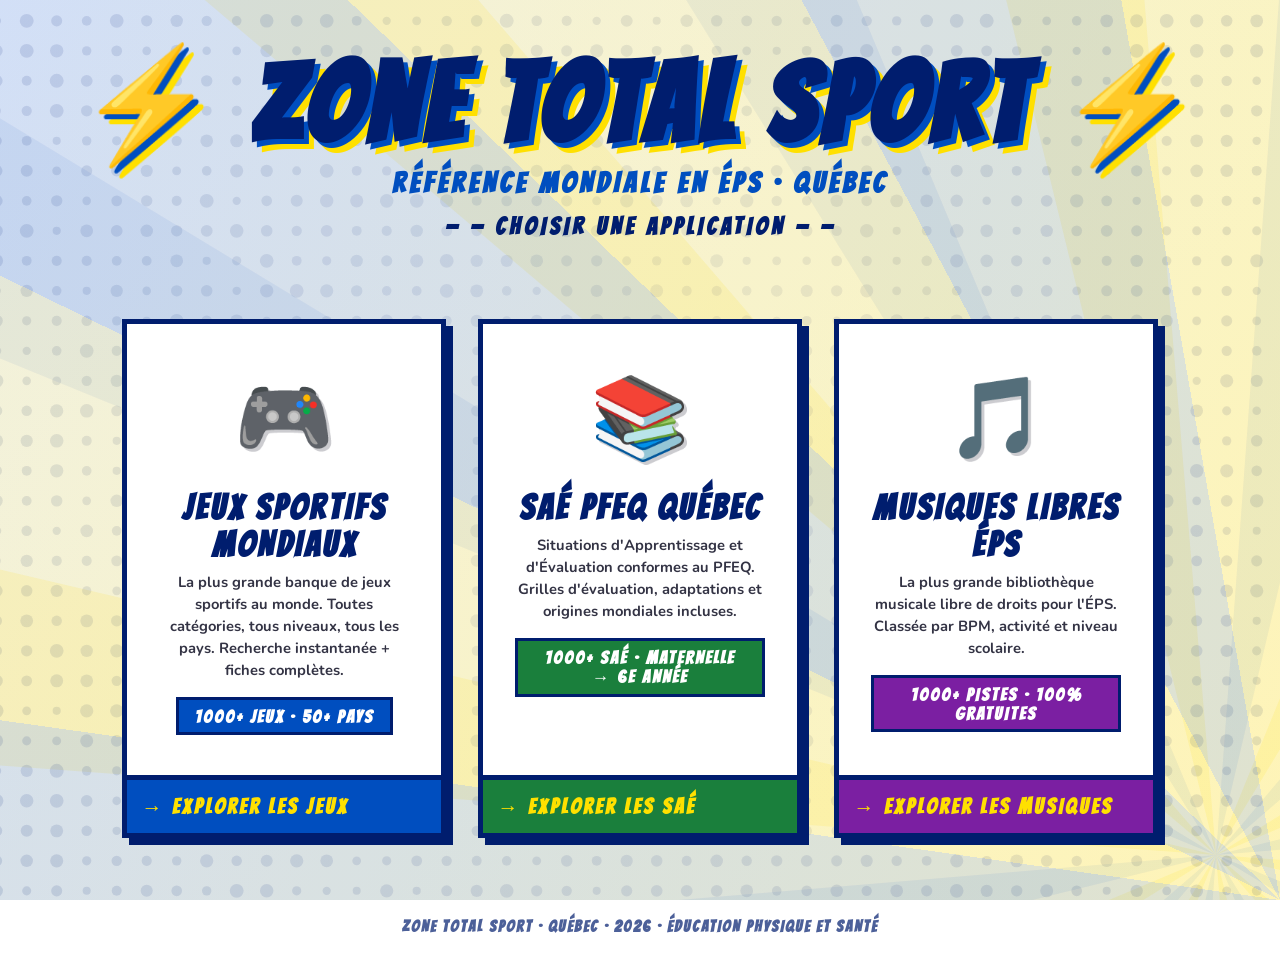
<file: index.html>
<!DOCTYPE html>
<html lang="fr">
<head>
  <meta charset="UTF-8">
  <meta name="viewport" content="width=device-width, initial-scale=1.0">
  <title>⚡ Zone Total Sport — Portail ÉPS</title>
  <link href="https://fonts.googleapis.com/css2?family=Bangers&family=Nunito:wght@700;900&display=swap" rel="stylesheet">
  <link rel="stylesheet" href="comic.css">
  <style>
    .portal-grid {
      display: grid;
      grid-template-columns: repeat(auto-fit, minmax(280px, 1fr));
      gap: 2rem;
      padding: 3rem 2rem;
      max-width: 1100px;
      margin: 0 auto;
    }
    .portal-card {
      background: var(--white);
      border: var(--border-fat);
      box-shadow: var(--shadow-l);
      cursor: pointer;
      text-decoration: none;
      transition: transform 0.2s, box-shadow 0.2s;
      display: flex; flex-direction: column;
      animation: cardAppear 0.5s cubic-bezier(0.175, 0.885, 0.32, 1.275) both;
    }
    .portal-card:nth-child(1) { animation-delay: 0.1s; transform: rotate(-1deg); }
    .portal-card:nth-child(2) { animation-delay: 0.2s; transform: rotate(0.8deg); }
    .portal-card:nth-child(3) { animation-delay: 0.3s; transform: rotate(-0.6deg); }
    @keyframes cardAppear {
      0% { opacity: 0; transform: scale(0.5) rotate(-8deg); }
    }
    .portal-card:hover {
      transform: rotate(0) scale(1.06) translateY(-8px) !important;
      box-shadow: 12px 12px 0 var(--navy);
    }
    .portal-top {
      padding: 2.5rem 2rem;
      display: flex; flex-direction: column; align-items: center;
      text-align: center; flex: 1;
    }
    .portal-icon { font-size: 5rem; margin-bottom: 1rem; filter: drop-shadow(3px 3px 0 rgba(0,0,20,0.2)); }
    .portal-title {
      font-family: 'Bangers', cursive;
      font-size: 2.2rem; letter-spacing: 3px; color: var(--navy);
      margin-bottom: 0.5rem;
    }
    .portal-desc { font-size: 0.92rem; color: #334; line-height: 1.5; }
    .portal-count {
      font-family: 'Bangers', cursive;
      font-size: 1.1rem; letter-spacing: 2px;
      padding: 0.4rem 1rem; border: var(--border);
      margin-top: 1rem; display: inline-block;
    }
    .portal-btn {
      background: var(--blue); color: var(--yellow);
      font-family: 'Bangers', cursive;
      font-size: 1.3rem; letter-spacing: 3px;
      border: none; border-top: var(--border-fat);
      padding: 0.9rem; cursor: pointer;
      width: 100%; transition: all 0.15s;
    }
    .portal-card:hover .portal-btn { background: var(--yellow); color: var(--navy); }

    .portal-card-jeux   .portal-count { background: var(--blue);   color: var(--white); }
    .portal-card-sae    .portal-count { background: #1a7f3c;       color: var(--white); }
    .portal-card-musique .portal-count { background: #7b1fa2;       color: var(--white); }
    .portal-card-jeux   .portal-btn   { background: var(--blue); }
    .portal-card-sae    .portal-btn   { background: #1a7f3c; }
    .portal-card-musique .portal-btn  { background: #7b1fa2; }

    .site-logo-section {
      text-align: center;
      padding: 3rem 1rem 1rem;
    }
    .main-logo {
      font-family: 'Bangers', cursive;
      font-size: clamp(3rem, 10vw, 7rem);
      color: var(--navy);
      letter-spacing: 6px;
      text-shadow: 5px 5px 0 var(--blue), 10px 10px 0 var(--yellow);
      line-height: 1;
    }
    .main-logo-sub {
      font-family: 'Bangers', cursive;
      font-size: clamp(1rem, 3vw, 1.8rem);
      color: var(--blue);
      letter-spacing: 4px;
      margin-top: 0.5rem;
    }
    .burst-divider {
      font-family: 'Bangers', cursive;
      font-size: 1.5rem;
      letter-spacing: 4px;
      color: var(--navy);
      text-align: center;
      margin: 1rem 0;
    }

    /* ── HOMEPAGE ANIMATIONS ── */
    @keyframes hp-hero-in {
      from { opacity: 0; transform: translateY(-30px) scale(0.95); }
      to   { opacity: 1; transform: translateY(0) scale(1); }
    }
    @keyframes hp-card-float {
      0%,100% { transform: translateY(0px) rotate(-1deg); }
      50%     { transform: translateY(-12px) rotate(1deg); }
    }
    @keyframes hp-card-in {
      0%   { opacity: 0; transform: scale(0.7) rotate(-5deg); }
      60%  { transform: scale(1.06) rotate(2deg); opacity: 1; }
      100% { transform: scale(1) rotate(0deg); }
    }
    @keyframes hp-title-in {
      from { opacity: 0; transform: translateX(-50px) skewX(-8deg); filter: blur(4px); }
      to   { opacity: 1; transform: translateX(0) skewX(0deg); filter: blur(0); }
    }
    @keyframes hp-subtitle-in {
      from { opacity: 0; transform: translateY(20px); }
      to   { opacity: 1; transform: translateY(0); }
    }
    @keyframes hp-badge-spin {
      from { transform: rotate(0deg) scale(0); opacity: 0; }
      to   { transform: rotate(360deg) scale(1); opacity: 1; }
    }
    @keyframes hp-pulse {
      0%,100% { box-shadow: 0 0 0 0 rgba(255,224,0,0.4); }
      50%     { box-shadow: 0 0 0 15px rgba(255,224,0,0); }
    }

    /* Apply to main title */
    .main-logo {
      animation: hp-title-in 0.7s cubic-bezier(0.34,1.2,0.64,1) 0.2s both;
    }
    .main-logo-sub {
      animation: hp-subtitle-in 0.5s ease 0.5s both;
    }
    .burst-divider {
      animation: hp-subtitle-in 0.5s ease 0.7s both;
    }

    /* Portal cards */
    .portal-card {
      animation: hp-card-in 0.5s cubic-bezier(0.34,1.4,0.64,1) both !important;
    }
    .portal-card:nth-child(1) { animation-delay: 0.1s !important; }
    .portal-card:nth-child(2) { animation-delay: 0.2s !important; }
    .portal-card:nth-child(3) { animation-delay: 0.3s !important; }
    .portal-card:hover {
      transform: rotate(0) scale(1.06) translateY(-8px) !important;
      box-shadow: 12px 12px 0 var(--navy) !important;
      animation: none !important;
    }
  </style>
</head>
<body>

<canvas id="bgCanvas"></canvas>

<div class="app-wrapper">

  <div class="site-logo-section">
    <div class="main-logo">⚡ ZONE TOTAL SPORT ⚡</div>
    <div class="main-logo-sub">RÉFÉRENCE MONDIALE EN ÉPS · QUÉBEC</div>
    <div class="burst-divider">— — CHOISIR UNE APPLICATION — —</div>
  </div>

  <div class="portal-grid">

    <a href="jeuxsportifs/index.html" class="portal-card portal-card-jeux" style="text-decoration:none">
      <div class="portal-top">
        <div class="portal-icon">🎮</div>
        <div class="portal-title">JEUX SPORTIFS MONDIAUX</div>
        <div class="portal-desc">
          La plus grande banque de jeux sportifs au monde.
          Toutes catégories, tous niveaux, tous les pays.
          Recherche instantanée + fiches complètes.
        </div>
        <div class="portal-count">1000+ JEUX · 50+ PAYS</div>
      </div>
      <div class="portal-btn">→ EXPLORER LES JEUX</div>
    </a>

    <a href="sae/index.html" class="portal-card portal-card-sae" style="text-decoration:none">
      <div class="portal-top">
        <div class="portal-icon">📚</div>
        <div class="portal-title">SAÉ PFEQ QUÉBEC</div>
        <div class="portal-desc">
          Situations d'Apprentissage et d'Évaluation
          conformes au PFEQ. Grilles d'évaluation,
          adaptations et origines mondiales incluses.
        </div>
        <div class="portal-count">1000+ SAÉ · MATERNELLE → 6e ANNÉE</div>
      </div>
      <div class="portal-btn">→ EXPLORER LES SAÉ</div>
    </a>

    <a href="musiques/index.html" class="portal-card portal-card-musique" style="text-decoration:none">
      <div class="portal-top">
        <div class="portal-icon">🎵</div>
        <div class="portal-title">MUSIQUES LIBRES ÉPS</div>
        <div class="portal-desc">
          La plus grande bibliothèque musicale libre
          de droits pour l'ÉPS. Classée par BPM,
          activité et niveau scolaire.
        </div>
        <div class="portal-count">1000+ PISTES · 100% GRATUITES</div>
      </div>
      <div class="portal-btn">→ EXPLORER LES MUSIQUES</div>
    </a>

  </div>

  <div style="text-align:center;padding:2rem;font-family:'Bangers',cursive;color:var(--navy);font-size:1rem;letter-spacing:2px;opacity:0.7">
    ZONE TOTAL SPORT · QUÉBEC · 2026 · ÉDUCATION PHYSIQUE ET SANTÉ
  </div>

</div>

<script src="comic-bg.js"></script>
</body>
</html>
</file>
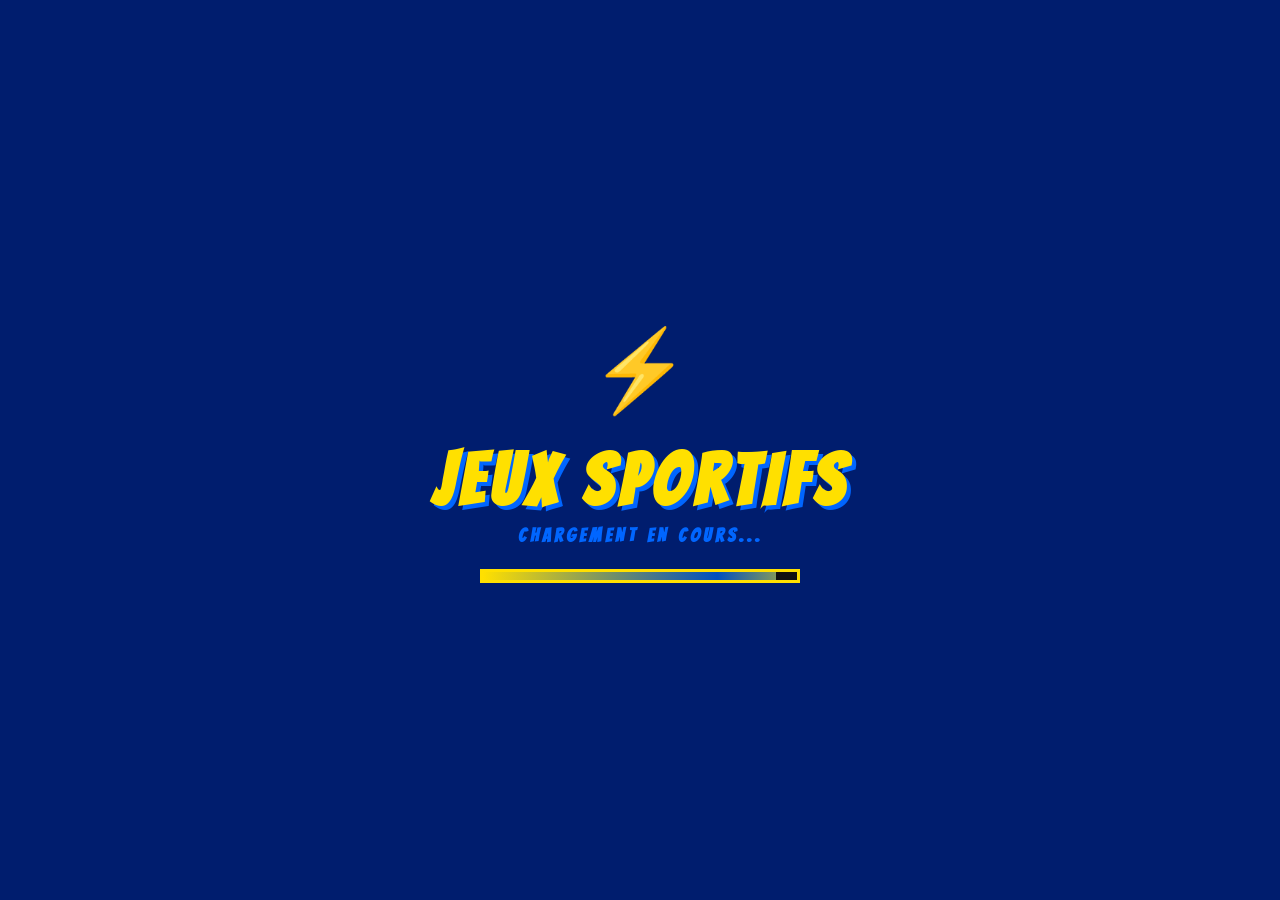
<file: jeux/index.html>
<!DOCTYPE html>
<html lang="fr">
<head>
  <meta charset="UTF-8">
  <meta name="viewport" content="width=device-width, initial-scale=1.0">
  <title>⚡ Zone Total Sport — Jeux Sportifs Mondiaux</title>
  <link href="https://fonts.googleapis.com/css2?family=Bangers&family=Nunito:wght@700;900&display=swap" rel="stylesheet">
  <link rel="stylesheet" href="../comic.css">
</head>
<body>

<canvas id="bgCanvas"></canvas>

<div id="loading" class="loading-screen">
  <div class="loading-burst">⚡</div>
  <div class="loading-title">JEUX SPORTIFS</div>
  <div class="loading-sub">CHARGEMENT EN COURS...</div>
  <div class="loading-bar-wrap"><div class="loading-bar-fill" id="loadBar"></div></div>
</div>

<div id="app" class="app-wrapper hidden">

  <header class="site-header">
    <div class="header-inner">
      <div class="header-logo">
        <div>
          <div class="site-title">🎮 JEUX SPORTIFS</div>
          <div class="site-sub">ZONE TOTAL SPORT · RÉFÉRENCE MONDIALE EN ÉPS</div>
        </div>
      </div>
      <div style="display:flex;gap:0.8rem;flex-wrap:wrap;align-items:center">
        <div class="header-badge" id="badge-total">0<span>JEUX</span></div>
        <div class="header-badge" id="badge-pays">0<span>PAYS</span></div>
        <a href="../index.html" style="font-family:'Bangers',cursive;font-size:1rem;letter-spacing:1px;color:var(--yellow);background:var(--blue);border:3px solid var(--yellow);padding:0.4rem 0.9rem;text-decoration:none;box-shadow:3px 3px 0 var(--yellow)">← ACCUEIL</a>
      </div>
    </div>
  </header>

  <main class="main-content">

    <div class="section-hero hero-bg-jeux">
      <div class="hero-icon">🌍</div>
      <div>
        <div class="hero-title">BANQUE MONDIALE DE JEUX SPORTIFS</div>
        <div class="hero-sub">1000+ jeux de tous les continents · Maternelle → Secondaire 5 · Prêts pour le gymnase</div>
      </div>
    </div>

    <!-- Filtres catégories rapides -->
    <div id="cat-pills-bar" style="display:flex;gap:0.5rem;flex-wrap:wrap;margin-bottom:1rem"></div>

    <div class="controls-bar">
      <input type="text" id="search" class="search-input" placeholder="🔍 Rechercher un jeu...">
      <select id="f-cat" class="filter-select">
        <option value="">Toutes les catégories</option>
        <option value="ballon_chasseur">🎯 Ballon Chasseur</option>
        <option value="poursuite">🏃 Poursuite</option>
        <option value="cooperation">🤝 Coopération</option>
        <option value="opposition">⚔️ Opposition/Duel</option>
        <option value="sports_collectifs">🏅 Sports Collectifs</option>
        <option value="sans_materiel">🙌 Sans Matériel</option>
        <option value="exterieur">🌿 Extérieur</option>
        <option value="traditionnels">🌍 Jeux Traditionnels</option>
        <option value="individuels">🏆 Sports Individuels</option>
        <option value="avec_materiel">🎒 Avec Matériel</option>
        <option value="prescolaire">🌱 Préscolaire</option>
      </select>
      <select id="f-niveau" class="filter-select">
        <option value="">Tous les niveaux</option>
        <option value="prescolaire">🌱 Préscolaire (3-6 ans)</option>
        <option value="primaire">📖 Primaire (6-12 ans)</option>
        <option value="secondaire">🎓 Secondaire (12-18 ans)</option>
      </select>
      <select id="f-espace" class="filter-select">
        <option value="">Tous les espaces</option>
        <option value="Gymnase">🏟️ Gymnase</option>
        <option value="Extérieur">🌿 Extérieur</option>
        <option value="Classe">🏫 Classe</option>
      </select>
      <select id="f-intensite" class="filter-select">
        <option value="">Toutes les intensités</option>
        <option value="Élevé">🔴 Élevé</option>
        <option value="Modéré">🟡 Modéré</option>
        <option value="Faible">🟢 Faible</option>
      </select>
    </div>

    <div class="stats-bar">
      <span class="stat-pill pill-yellow" id="count-total">0 jeux</span>
      <span class="stat-pill pill-blue" id="count-pays">0 origines</span>
      <span class="stat-pill pill-navy" id="count-cat">0 catégories</span>
    </div>

    <div id="grid" class="cards-grid"></div>

  </main>
</div>

<!-- Modal -->
<div id="modal" class="modal hidden">
  <div class="modal-backdrop" id="modal-backdrop"></div>
  <div class="modal-box">
    <div id="modal-body"></div>
  </div>
</div>

<script src="../comic-bg.js"></script>
<script src="jeux-app.js"></script>
</body>
</html>
</file>
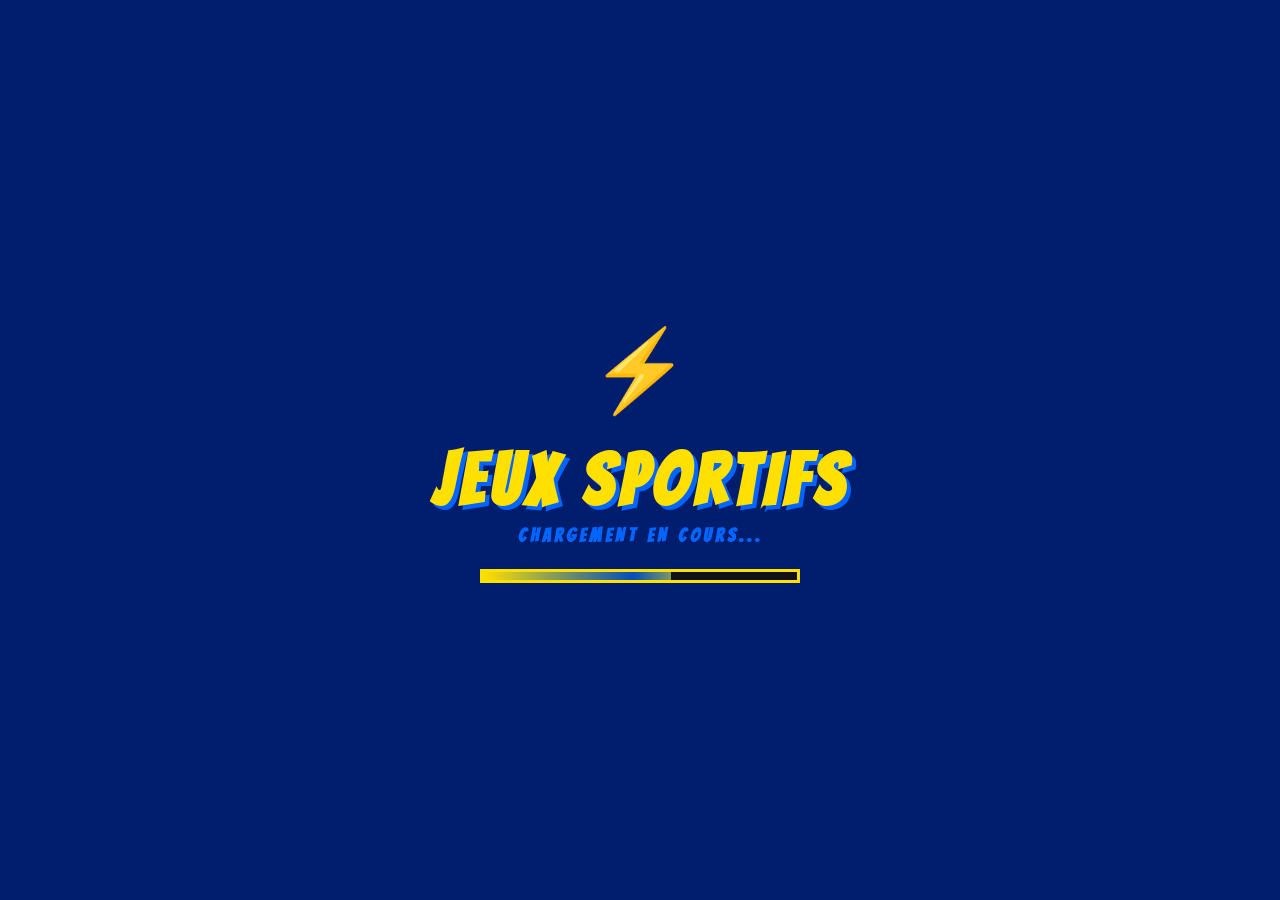
<file: jeuxsportifs/index.html>
<!DOCTYPE html>
<html lang="fr">
<head>
  <meta charset="UTF-8">
  <meta name="viewport" content="width=device-width, initial-scale=1.0">
  <title>⚡ Zone Total Sport — Jeux Sportifs Mondiaux</title>
  <link href="https://fonts.googleapis.com/css2?family=Bangers&family=Nunito:wght@700;900&display=swap" rel="stylesheet">
  <link rel="stylesheet" href="../comic.css">
</head>
<body>

<canvas id="bgCanvas"></canvas>

<div id="loading" class="loading-screen">
  <div class="loading-burst">⚡</div>
  <div class="loading-title">JEUX SPORTIFS</div>
  <div class="loading-sub">CHARGEMENT EN COURS...</div>
  <div class="loading-bar-wrap"><div class="loading-bar-fill" id="loadBar"></div></div>
</div>

<div id="app" class="app-wrapper hidden">

  <header class="site-header">
    <div class="header-inner">
      <div class="header-logo">
        <div>
          <div class="site-title">🎮 JEUX SPORTIFS</div>
          <div class="site-sub">ZONE TOTAL SPORT · RÉFÉRENCE MONDIALE EN ÉPS</div>
        </div>
      </div>
      <div style="display:flex;gap:0.8rem;flex-wrap:wrap;align-items:center">
        <div class="header-badge" id="badge-total">0<span>JEUX</span></div>
        <div class="header-badge" id="badge-pays">0<span>PAYS</span></div>
        <button class="tbi-toggle-btn" onclick="openTBI(0)">📺 MODE TBI</button>
        <a href="." style="font-family:'Bangers',cursive;font-size:1rem;letter-spacing:1px;color:var(--yellow);background:var(--blue);border:3px solid var(--yellow);padding:0.4rem 0.9rem;text-decoration:none;box-shadow:3px 3px 0 var(--yellow)">🔄 ACCUEIL</a>
      </div>
    </div>
  </header>

  <main class="main-content">

    <div class="section-hero hero-bg-jeux">
      <div class="hero-icon">🌍</div>
      <div>
        <div class="hero-title">BANQUE MONDIALE DE JEUX SPORTIFS</div>
        <div class="hero-sub">1000+ jeux de tous les continents · Maternelle → Secondaire 5 · Prêts pour le gymnase</div>
      </div>
    </div>

    <!-- Filtres catégories rapides -->
    <div id="cat-pills-bar" style="display:flex;gap:0.5rem;flex-wrap:wrap;margin-bottom:1rem"></div>

    <div class="controls-bar">
      <input type="text" id="search" class="search-input" placeholder="🔍 Rechercher un jeu...">
      <select id="f-cat" class="filter-select">
        <option value="">Toutes les catégories</option>
        <option value="ballon_chasseur">🎯 Ballon Chasseur</option>
        <option value="poursuite">🏃 Poursuite</option>
        <option value="cooperation">🤝 Coopération</option>
        <option value="opposition">⚔️ Opposition/Duel</option>
        <option value="sports_collectifs">🏅 Sports Collectifs</option>
        <option value="sans_materiel">🙌 Sans Matériel</option>
        <option value="exterieur">🌿 Extérieur</option>
        <option value="traditionnels">🌍 Jeux Traditionnels</option>
        <option value="individuels">🏆 Sports Individuels</option>
        <option value="avec_materiel">🎒 Avec Matériel</option>
        <option value="prescolaire">🌱 Préscolaire</option>
      </select>
      <select id="f-niveau" class="filter-select">
        <option value="">Tous les niveaux</option>
        <option value="prescolaire">🌱 Préscolaire (3-6 ans)</option>
        <option value="primaire">📖 Primaire (6-12 ans)</option>
        <option value="secondaire">🎓 Secondaire (12-18 ans)</option>
      </select>
      <select id="f-espace" class="filter-select">
        <option value="">Tous les espaces</option>
        <option value="Gymnase">🏟️ Gymnase</option>
        <option value="Extérieur">🌿 Extérieur</option>
        <option value="Classe">🏫 Classe</option>
      </select>
      <select id="f-intensite" class="filter-select">
        <option value="">Toutes les intensités</option>
        <option value="Élevé">🔴 Élevé</option>
        <option value="Modéré">🟡 Modéré</option>
        <option value="Faible">🟢 Faible</option>
      </select>
    </div>

    <div class="stats-bar">
      <span class="stat-pill pill-yellow" id="count-total">0 jeux</span>
      <span class="stat-pill pill-blue" id="count-pays">0 origines</span>
      <span class="stat-pill pill-navy" id="count-cat">0 catégories</span>
    </div>

    <div id="grid" class="cards-grid"></div>

  </main>
</div>

<!-- Modal -->
<div id="modal" class="modal hidden">
  <div class="modal-backdrop" id="modal-backdrop"></div>
  <div class="modal-box">
    <div id="modal-body"></div>
  </div>
</div>

<script src="../comic-bg.js"></script>
<script src="jeux-app.js"></script>
<script src="../comic-animations.js"></script>
</body>
</html>
</file>
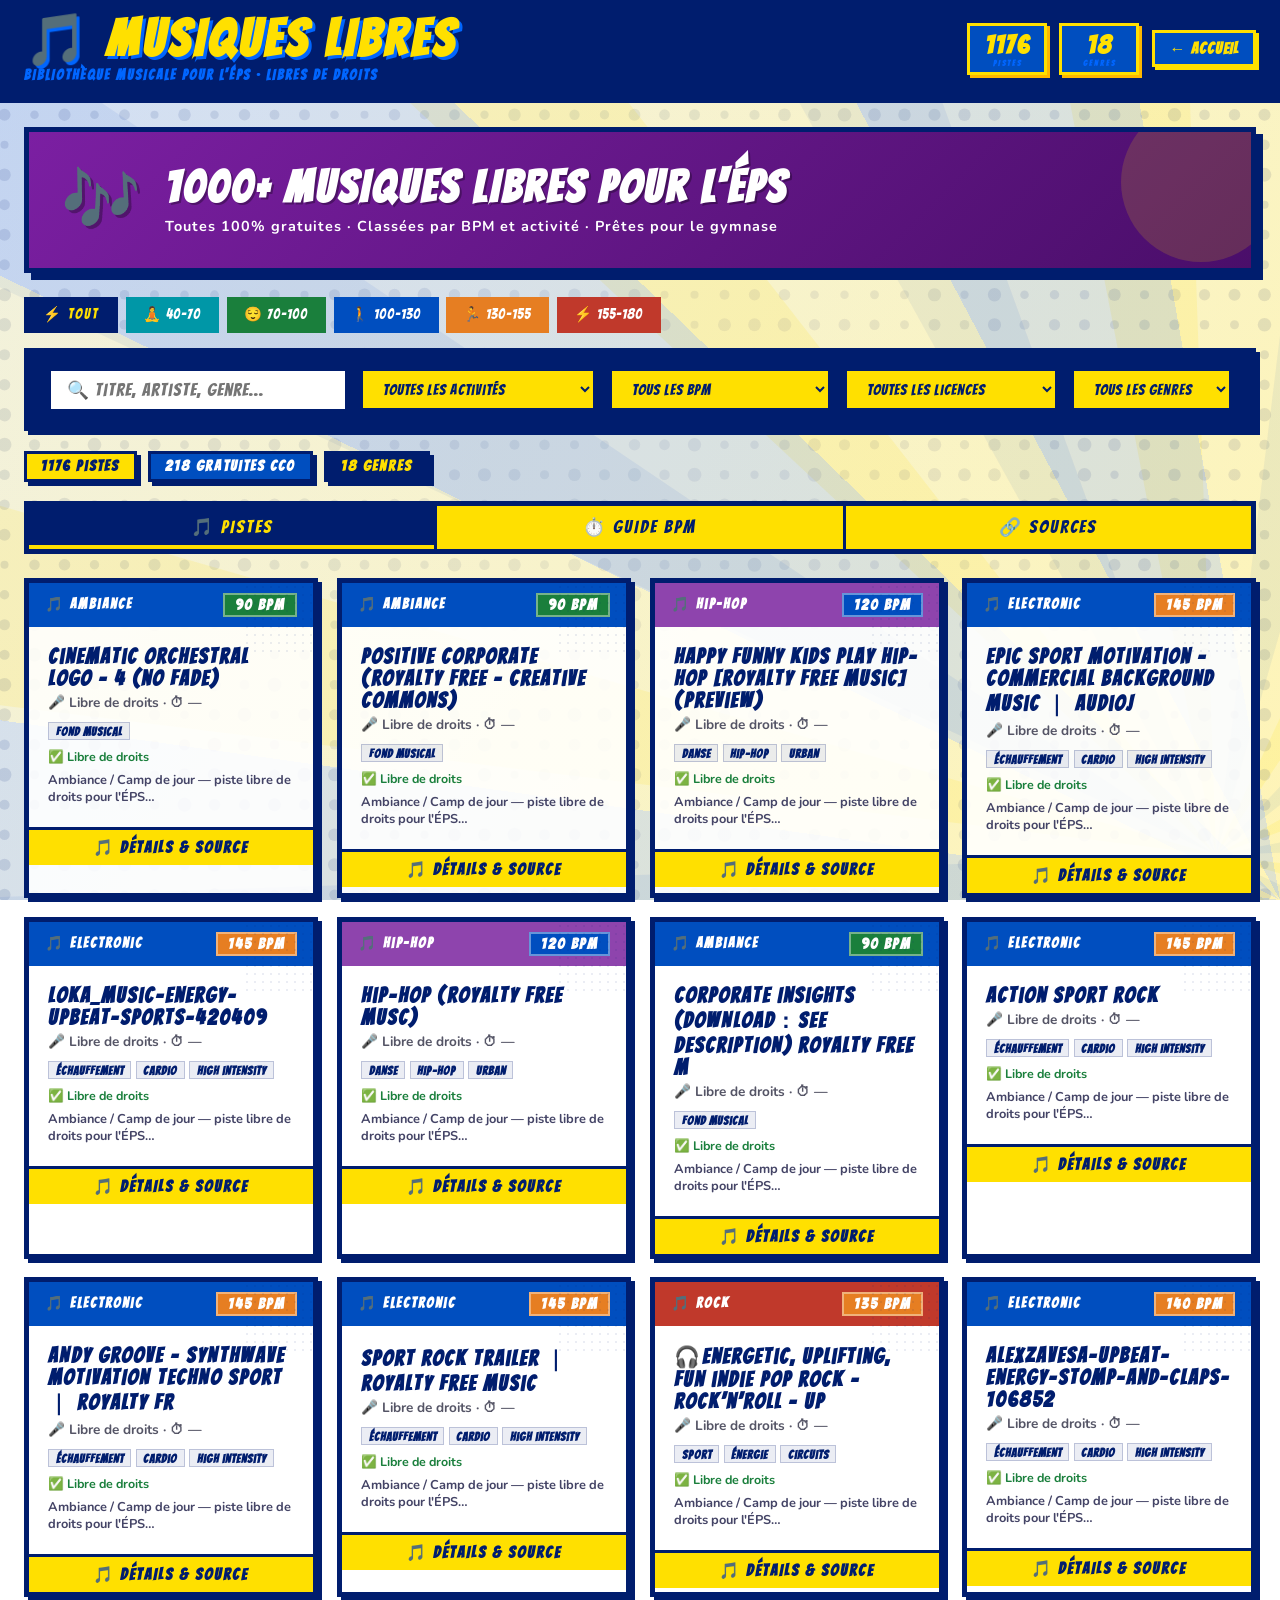
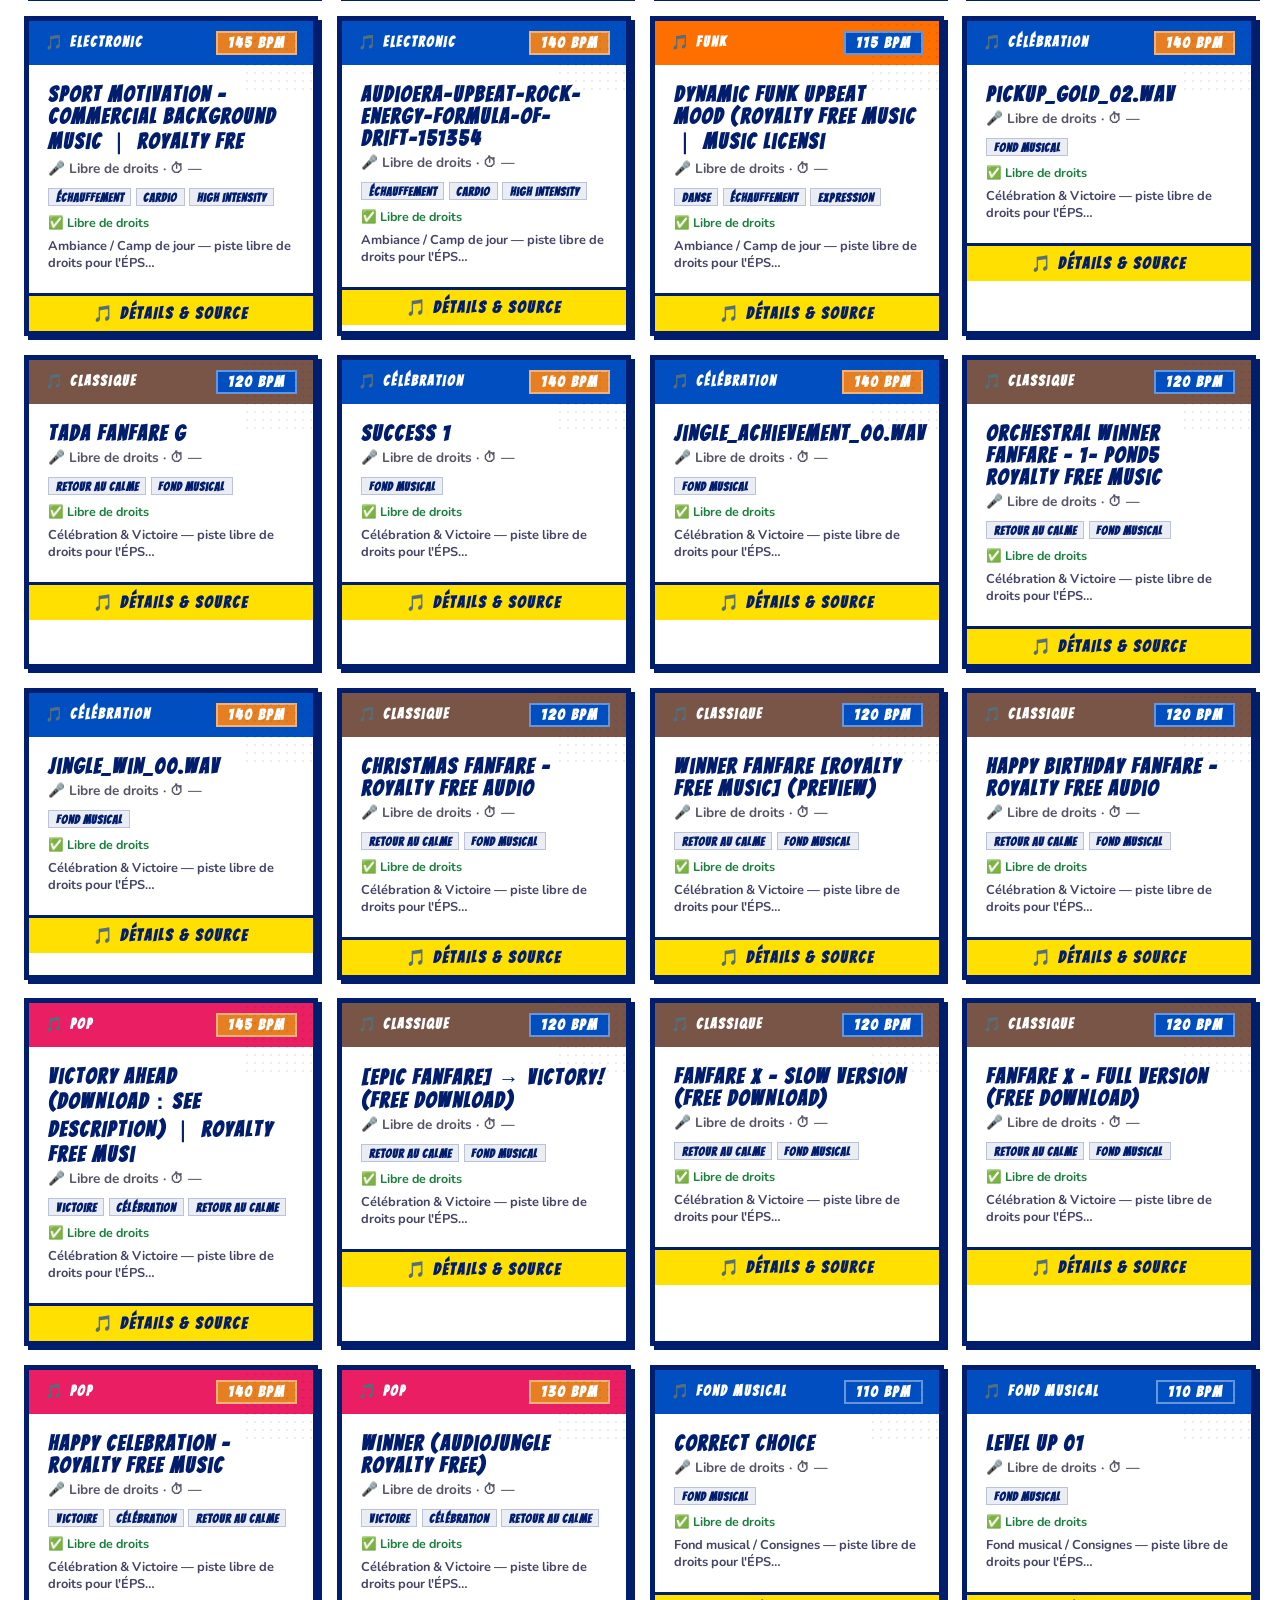
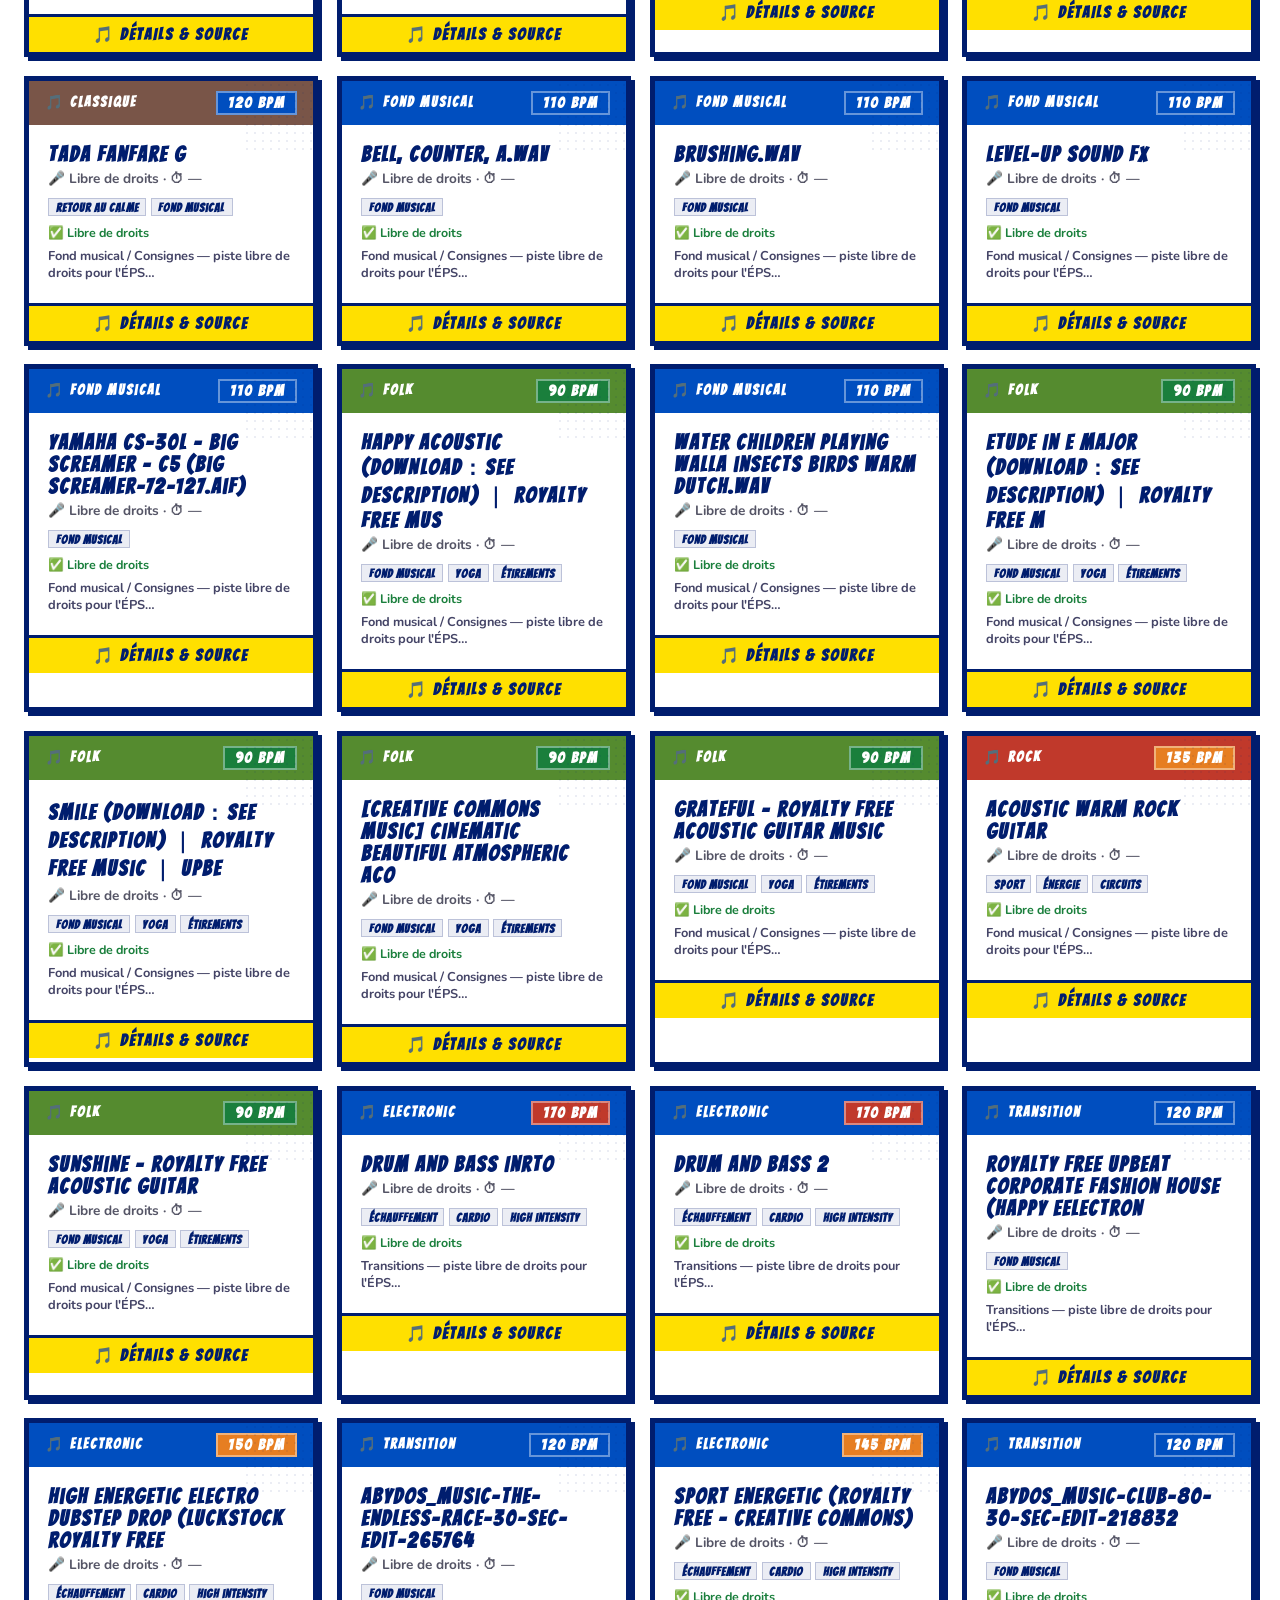
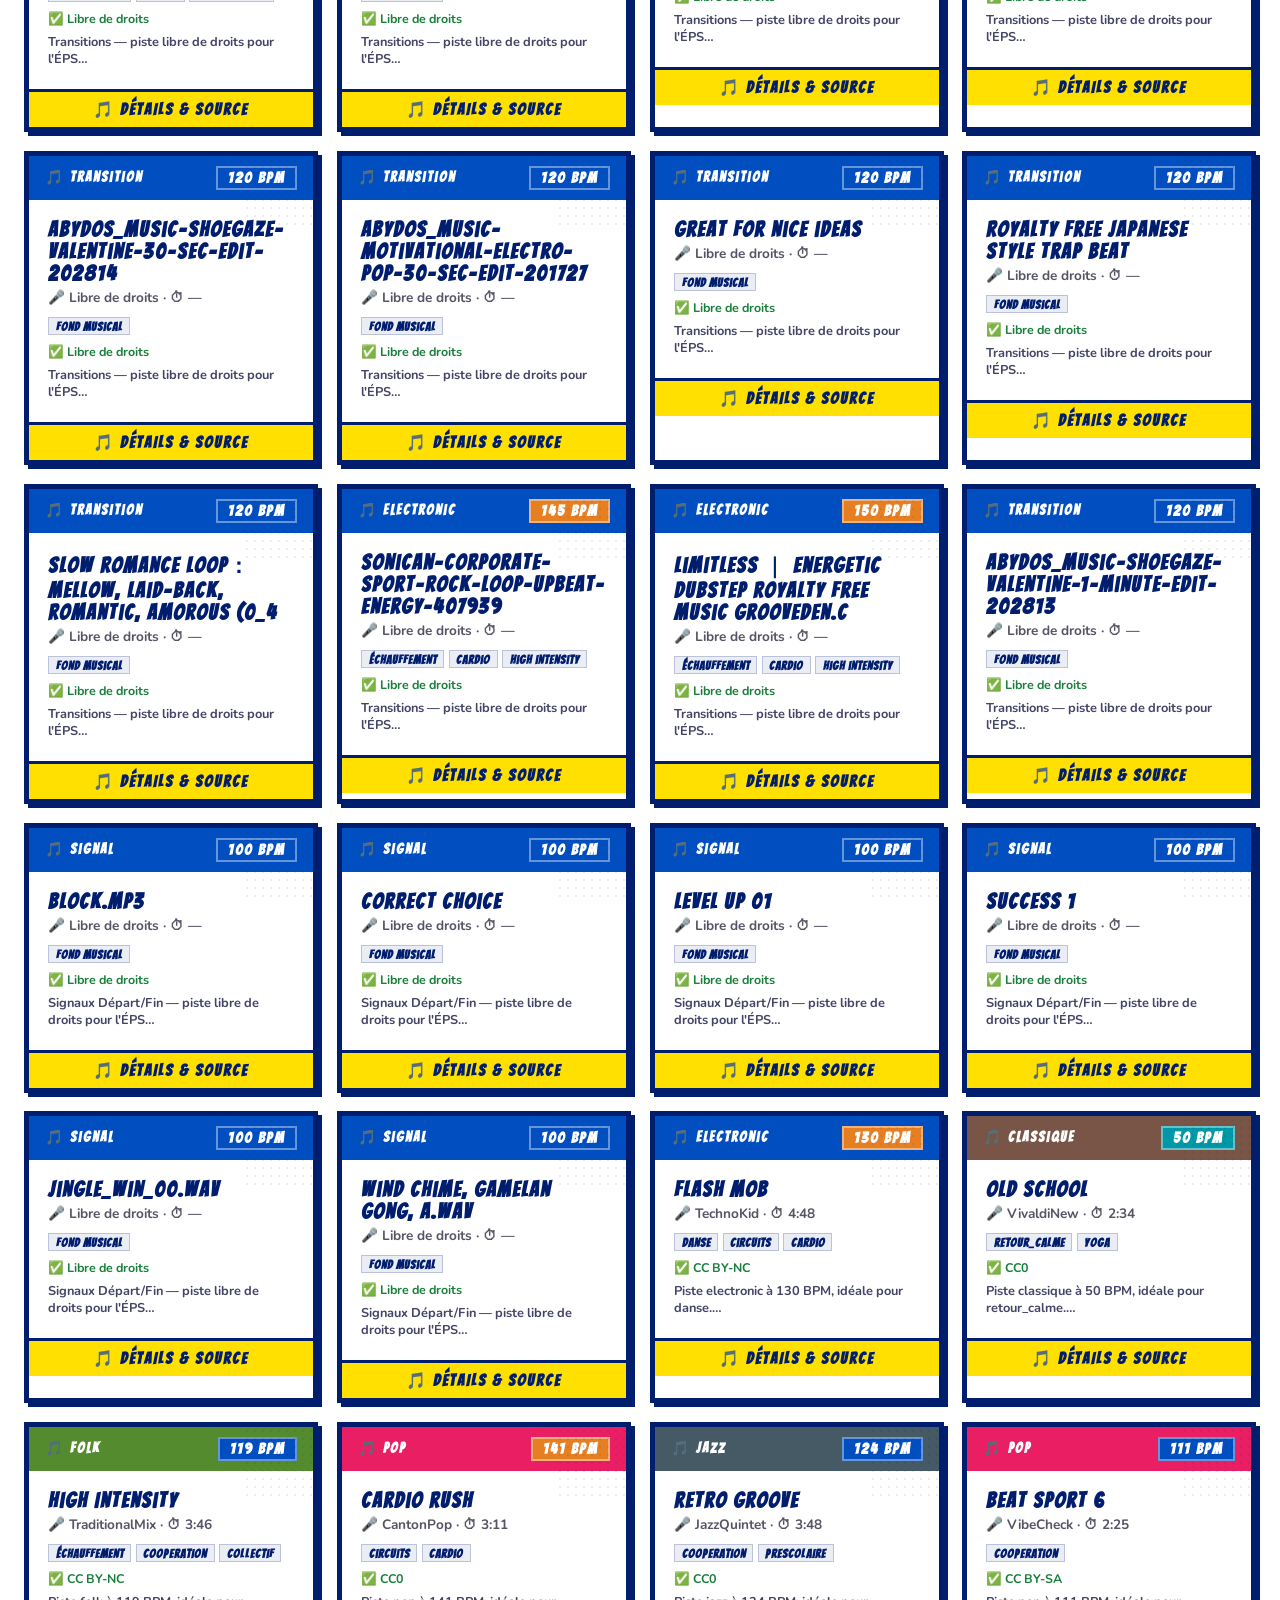
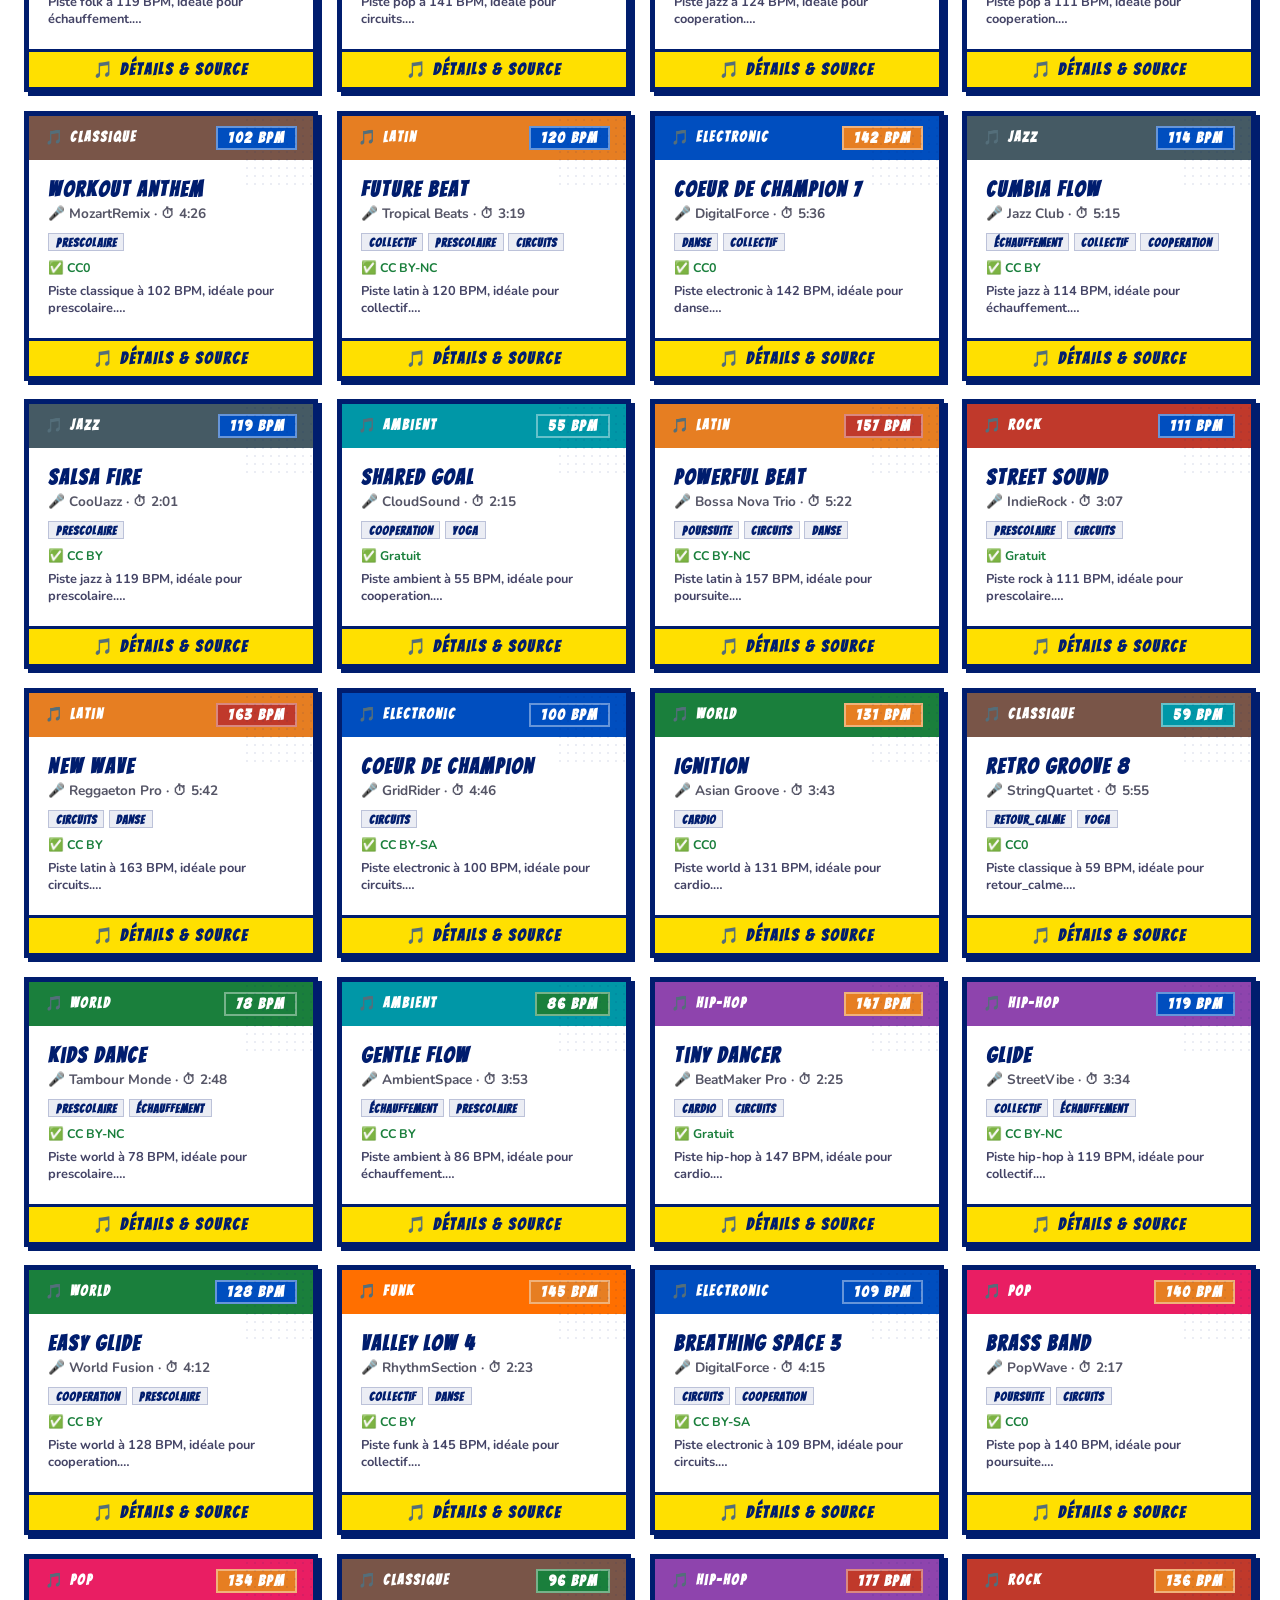
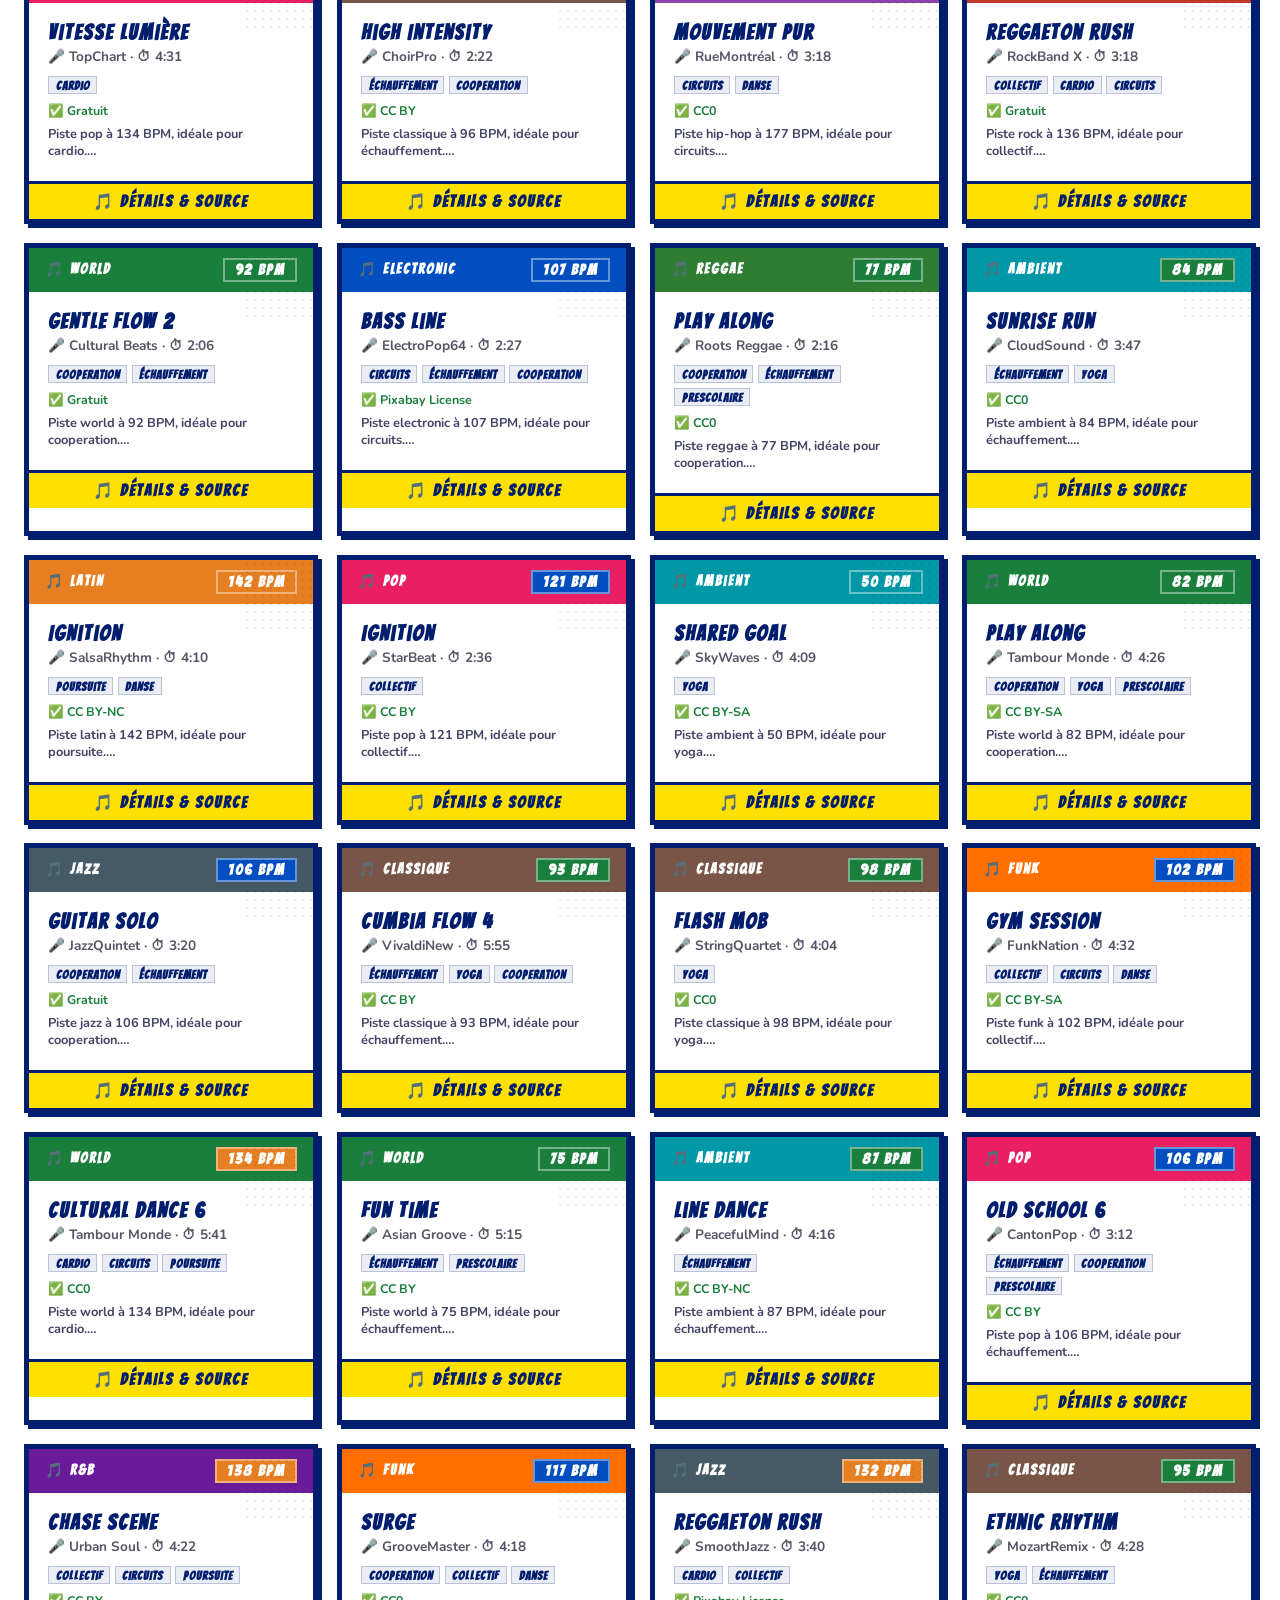
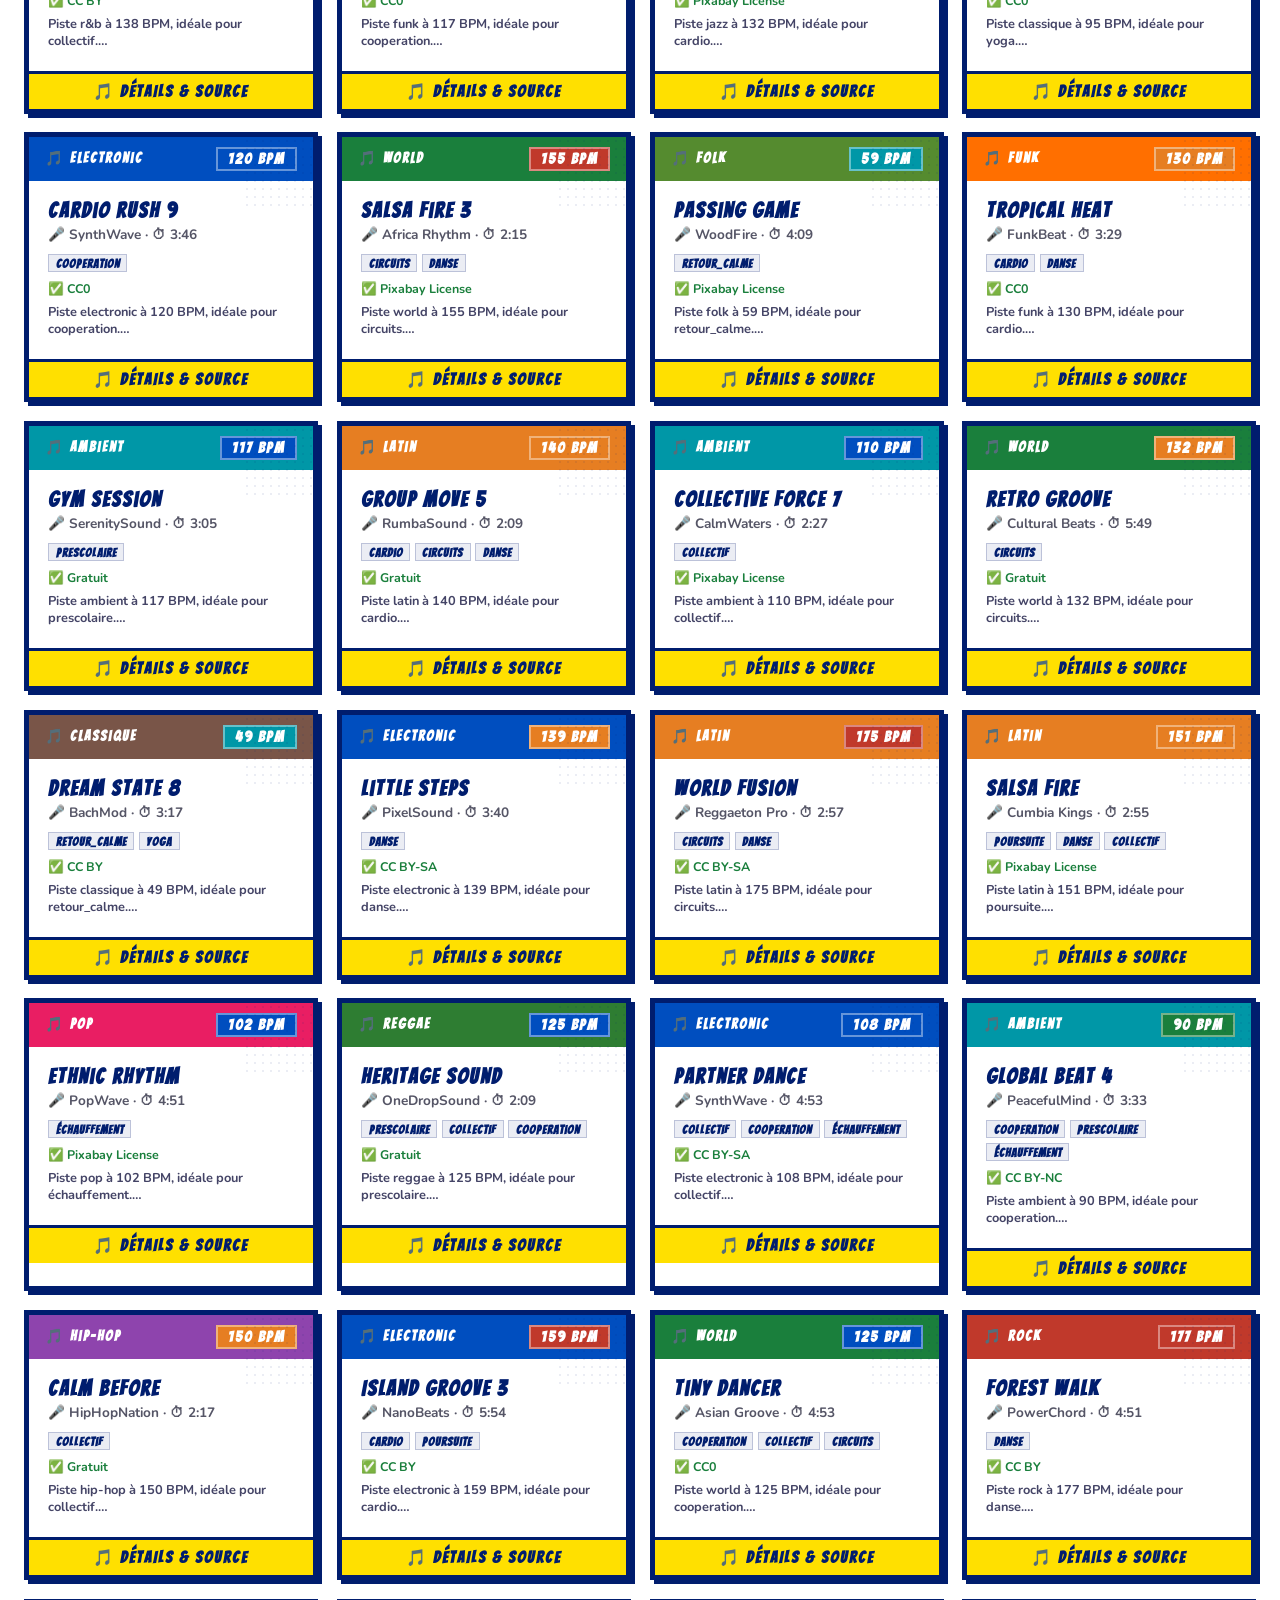
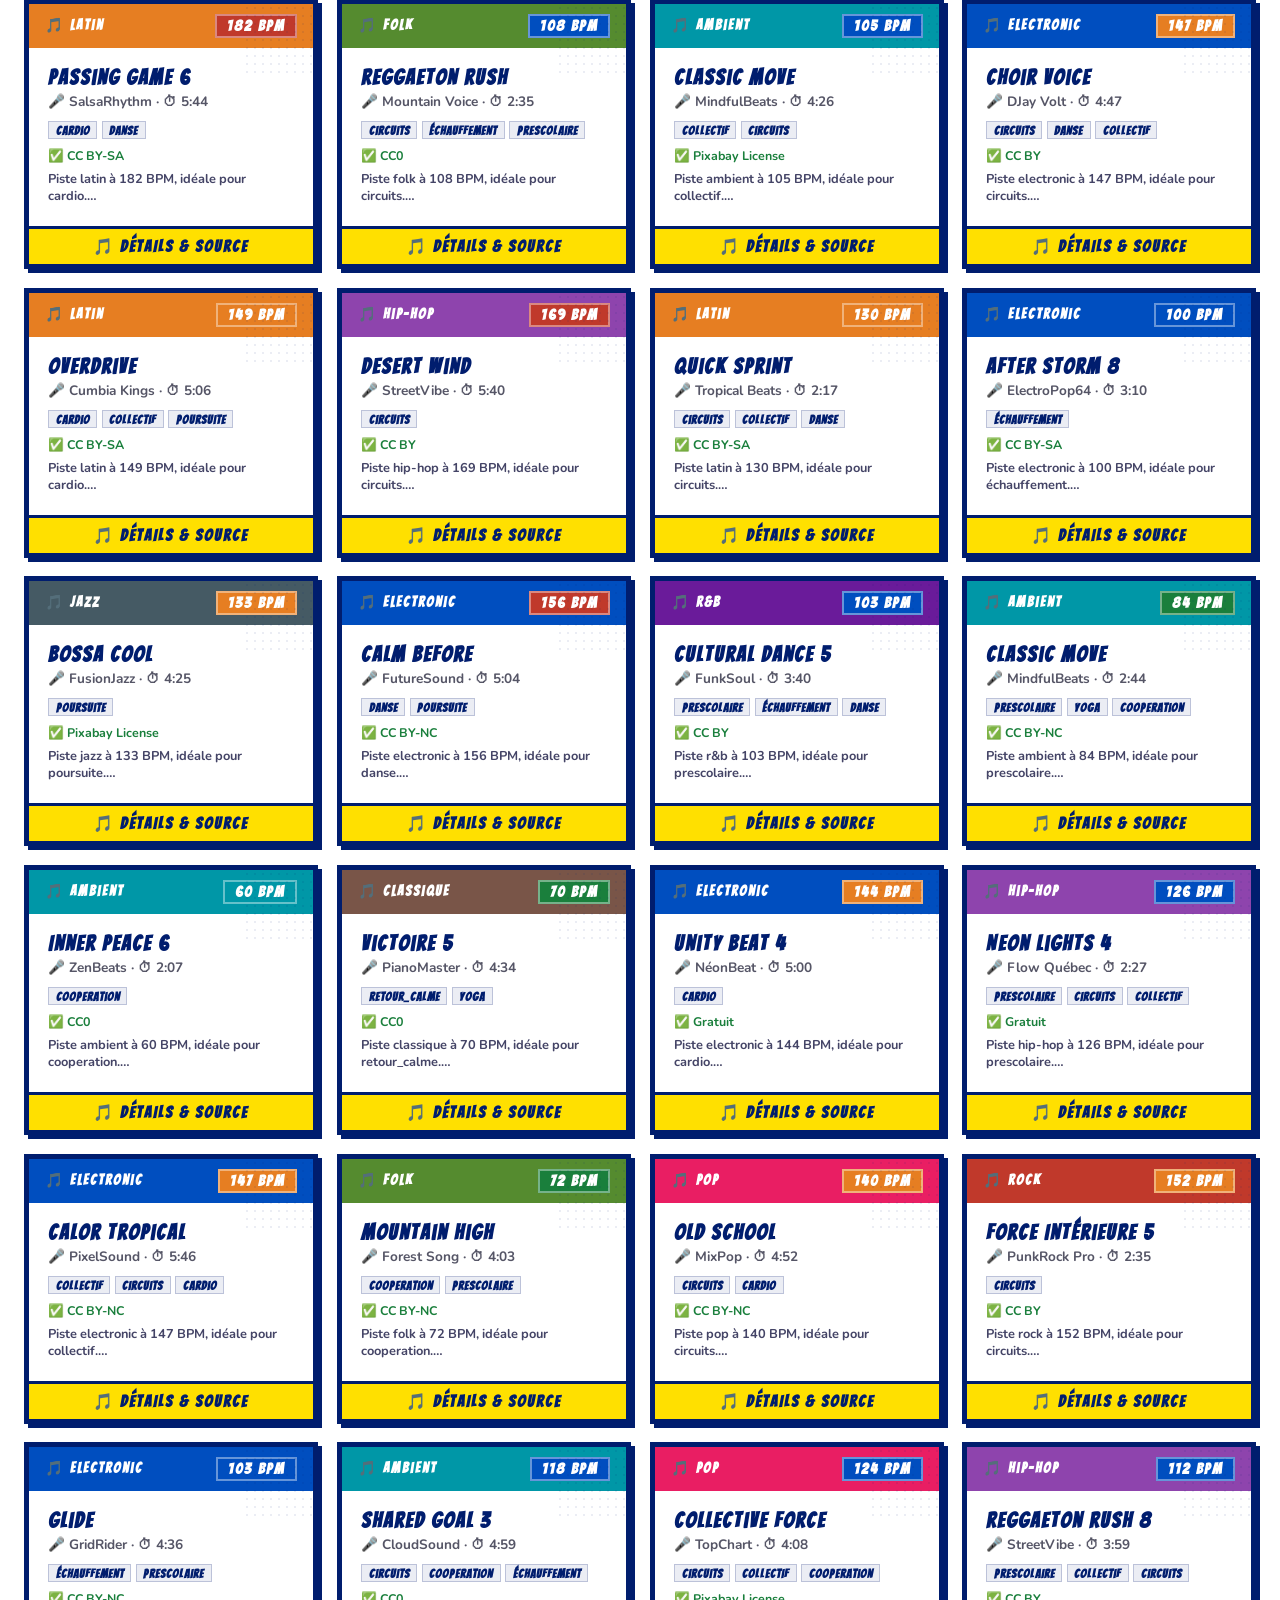
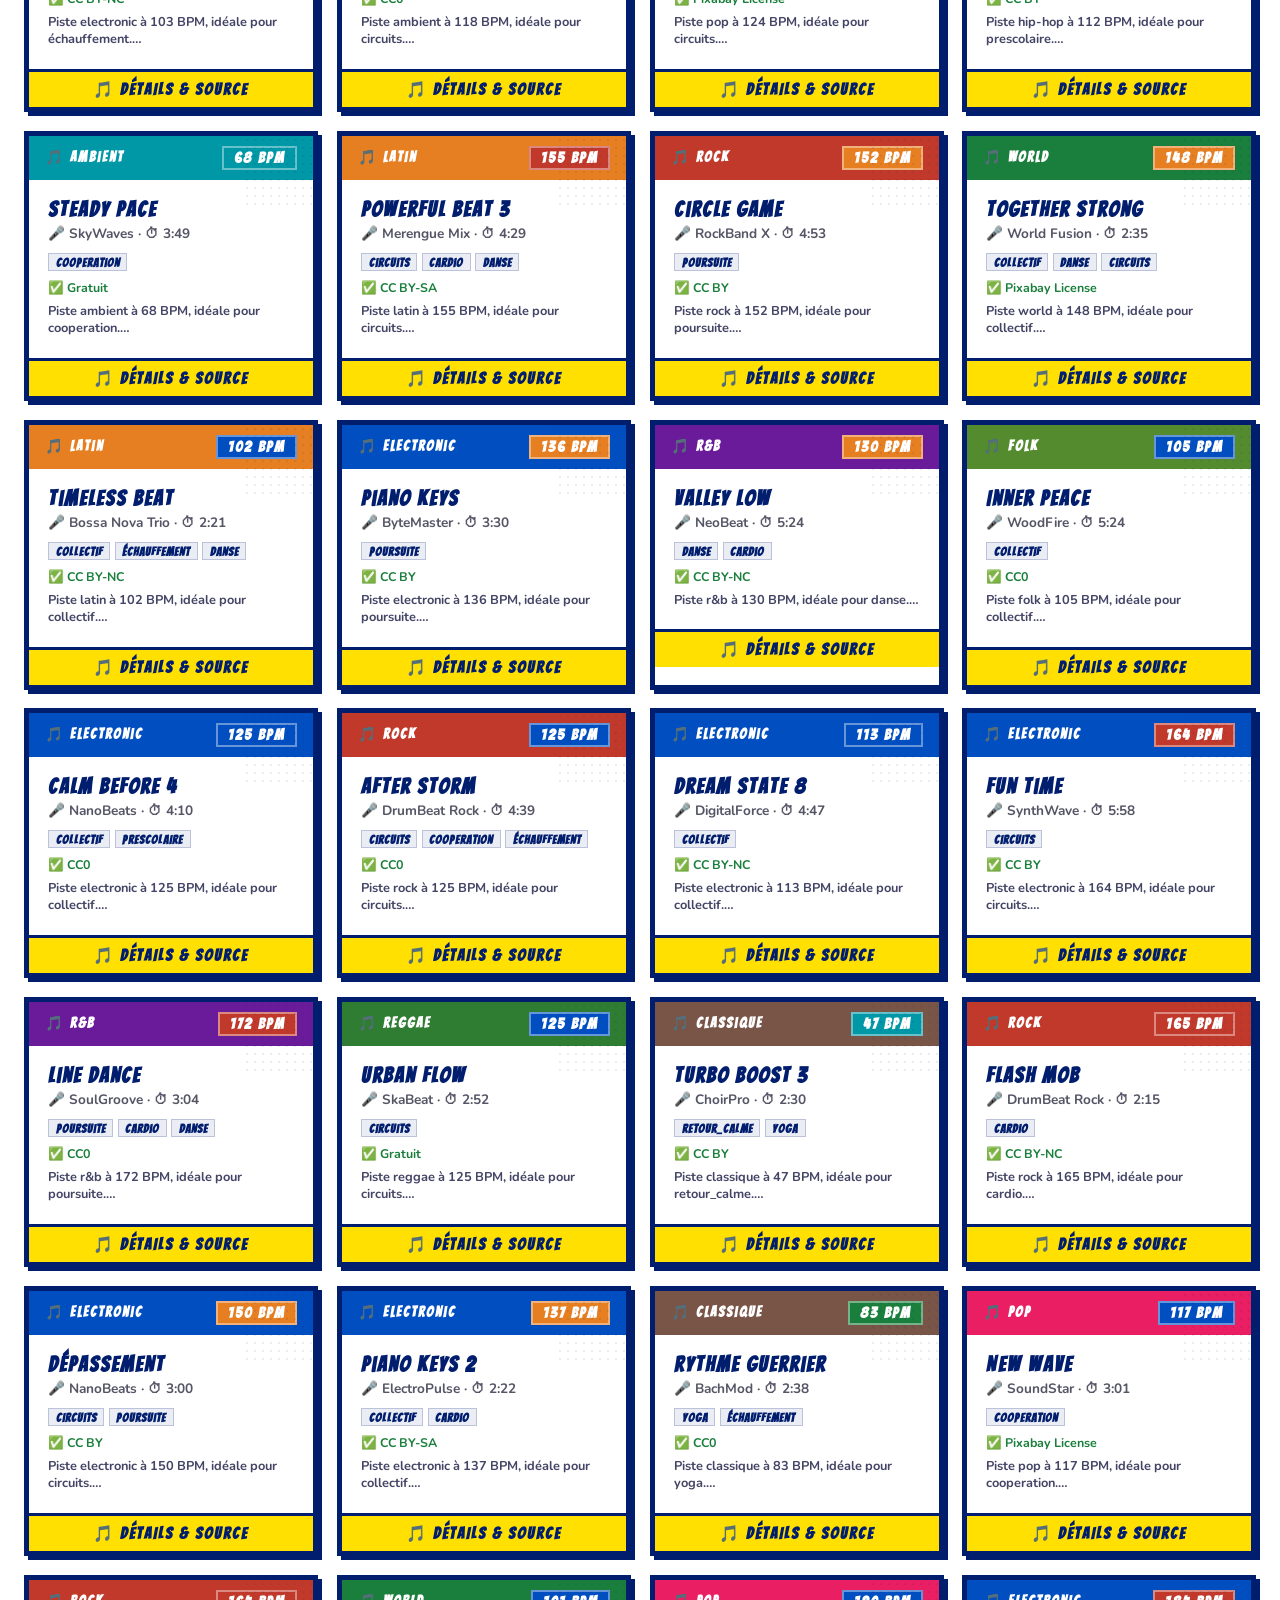
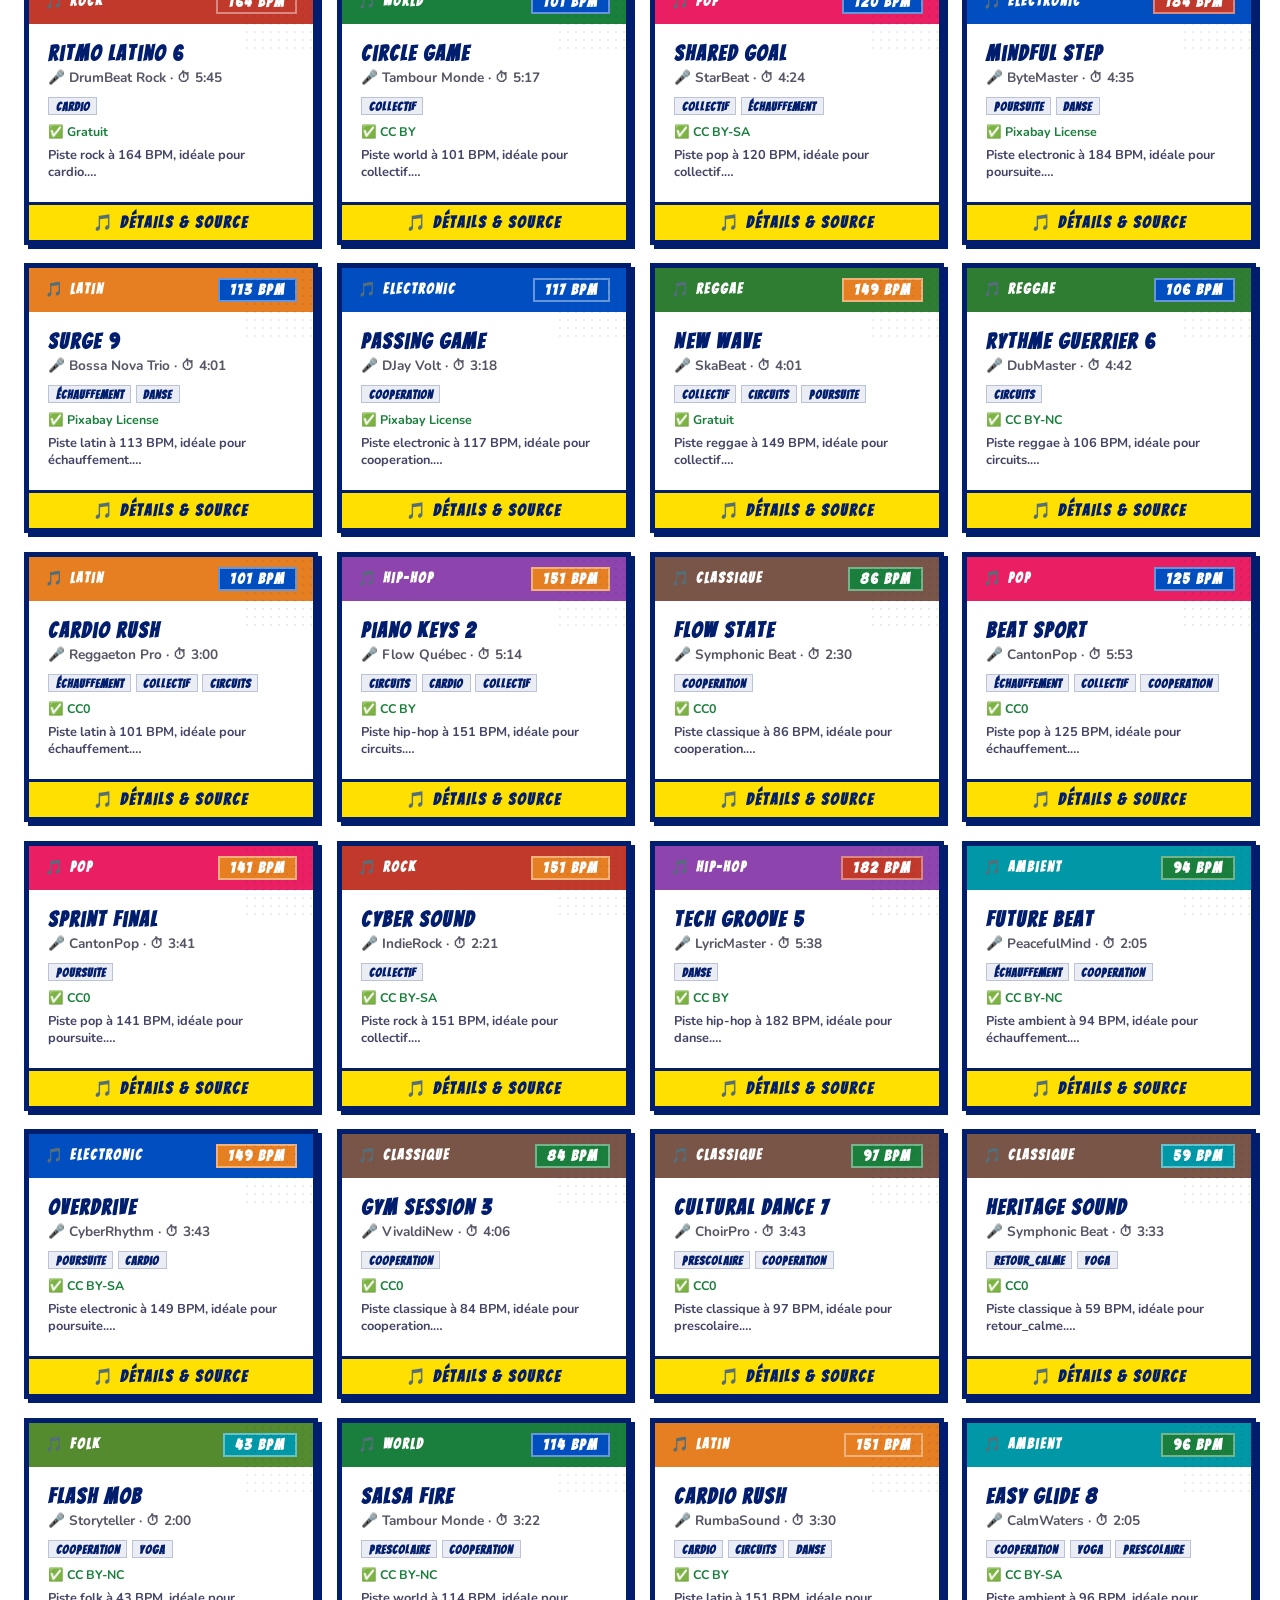
<file: musique/index.html>
<!DOCTYPE html>
<html lang="fr">
<head>
  <meta charset="UTF-8">
  <meta name="viewport" content="width=device-width, initial-scale=1.0">
  <title>🎵 Zone Total Sport — Musiques Libres</title>
  <link href="https://fonts.googleapis.com/css2?family=Bangers&family=Nunito:wght@700;900&display=swap" rel="stylesheet">
  <link rel="stylesheet" href="../comic.css">
</head>
<body>

<canvas id="bgCanvas"></canvas>

<div id="loading" class="loading-screen">
  <div class="loading-burst">🎵</div>
  <div class="loading-title">MUSIQUES LIBRES</div>
  <div class="loading-sub">CHARGEMENT EN COURS...</div>
  <div class="loading-bar-wrap"><div class="loading-bar-fill" id="loadBar"></div></div>
</div>

<div id="app" class="app-wrapper hidden">

  <header class="site-header">
    <div class="header-inner">
      <div class="header-logo">
        <div>
          <div class="site-title">🎵 MUSIQUES LIBRES</div>
          <div class="site-sub">BIBLIOTHÈQUE MUSICALE POUR L'ÉPS · LIBRES DE DROITS</div>
        </div>
      </div>
      <div style="display:flex;gap:0.8rem;flex-wrap:wrap;align-items:center">
        <div class="header-badge" id="badge-total">0<span>PISTES</span></div>
        <div class="header-badge" id="badge-bpm">0<span>GENRES</span></div>
        <a href="../index.html" style="font-family:'Bangers',cursive;font-size:1rem;letter-spacing:1px;color:var(--yellow);background:var(--blue);border:3px solid var(--yellow);padding:0.4rem 0.9rem;text-decoration:none;box-shadow:3px 3px 0 var(--yellow)">← ACCUEIL</a>
      </div>
    </div>
  </header>

  <main class="main-content">

    <div class="section-hero hero-bg-musique">
      <div class="hero-icon">🎶</div>
      <div>
        <div class="hero-title">1000+ MUSIQUES LIBRES POUR L'ÉPS</div>
        <div class="hero-sub">Toutes 100% gratuites · Classées par BPM et activité · Prêtes pour le gymnase</div>
      </div>
    </div>

    <!-- Filtres rapides BPM -->
    <div id="bpm-pills" style="display:flex;gap:0.5rem;flex-wrap:wrap;margin-bottom:1rem"></div>

    <div class="controls-bar">
      <input type="text" id="search" class="search-input" placeholder="🔍 Titre, artiste, genre...">
      <select id="f-activite" class="filter-select">
        <option value="">Toutes les activités</option>
        <option value="échauffement">🔥 Échauffement</option>
        <option value="cardio">💪 Cardio / Haute intensité</option>
        <option value="collectif">🏀 Sports collectifs</option>
        <option value="poursuite">🏃 Poursuite</option>
        <option value="cooperation">🤝 Coopération</option>
        <option value="retour_calme">🧘 Retour au calme</option>
        <option value="yoga">☮️ Yoga / Méditation</option>
        <option value="danse">💃 Danse / Expression</option>
        <option value="circuits">⚡ Circuits / Stations</option>
        <option value="prescolaire">🌱 Préscolaire</option>
      </select>
      <select id="f-bpm" class="filter-select">
        <option value="">Tous les BPM</option>
        <option value="40-70">🧘 40-70 BPM (Calme)</option>
        <option value="70-100">😌 70-100 BPM (Doux)</option>
        <option value="100-130">🚶 100-130 BPM (Modéré)</option>
        <option value="130-155">🏃 130-155 BPM (Actif)</option>
        <option value="155-180">⚡ 155-180 BPM (Intense)</option>
      </select>
      <select id="f-licence" class="filter-select">
        <option value="">Toutes les licences</option>
        <option value="CC0">✅ CC0 (Domaine public)</option>
        <option value="CC">📄 Creative Commons</option>
        <option value="Gratuit">🆓 Gratuit</option>
      </select>
      <select id="f-genre" class="filter-select">
        <option value="">Tous les genres</option>
        <option value="Electronic">⚡ Electronic</option>
        <option value="Hip-Hop">🎤 Hip-Hop</option>
        <option value="Pop">🎵 Pop</option>
        <option value="Rock">🎸 Rock</option>
        <option value="Classique">🎻 Classique</option>
        <option value="Ambient">🌊 Ambient</option>
        <option value="Latin">💃 Latin</option>
        <option value="World">🌍 World Music</option>
      </select>
    </div>

    <div class="stats-bar">
      <span class="stat-pill pill-yellow" id="count-total">0 pistes</span>
      <span class="stat-pill pill-blue"   id="count-free">0 gratuites CC0</span>
      <span class="stat-pill pill-navy"   id="count-genres">0 genres</span>
    </div>

    <!-- Onglets: Pistes | Guide BPM | Sources -->
    <div style="display:flex;gap:0;margin-bottom:1.5rem;border:var(--border-fat);">
      <button class="music-tab active" data-mtab="pistes"  onclick="switchMusicTab('pistes')"  style="font-family:'Bangers',cursive;font-size:1.1rem;letter-spacing:2px;padding:0.7rem 1.5rem;border:none;border-right:3px solid var(--navy);background:var(--navy);color:var(--yellow);cursor:pointer;flex:1">🎵 PISTES</button>
      <button class="music-tab"        data-mtab="guide"   onclick="switchMusicTab('guide')"   style="font-family:'Bangers',cursive;font-size:1.1rem;letter-spacing:2px;padding:0.7rem 1.5rem;border:none;border-right:3px solid var(--navy);background:var(--yellow);color:var(--navy);cursor:pointer;flex:1">⏱️ GUIDE BPM</button>
      <button class="music-tab"        data-mtab="sources" onclick="switchMusicTab('sources')" style="font-family:'Bangers',cursive;font-size:1.1rem;letter-spacing:2px;padding:0.7rem 1.5rem;border:none;background:var(--yellow);color:var(--navy);cursor:pointer;flex:1">🔗 SOURCES</button>
    </div>

    <div id="tab-pistes">
      <div id="grid" class="cards-grid"></div>
    </div>

    <div id="tab-guide" class="hidden">
      <div id="guide-content"></div>
    </div>

    <div id="tab-sources" class="hidden">
      <div id="sources-content"></div>
    </div>

  </main>
</div>

<!-- Modal -->
<div id="modal" class="modal hidden">
  <div class="modal-backdrop" id="modal-backdrop"></div>
  <div class="modal-box">
    <div id="modal-body"></div>
  </div>
</div>

<script src="../comic-bg.js"></script>
<script src="musique-app.js"></script>
</body>
</html>
</file>
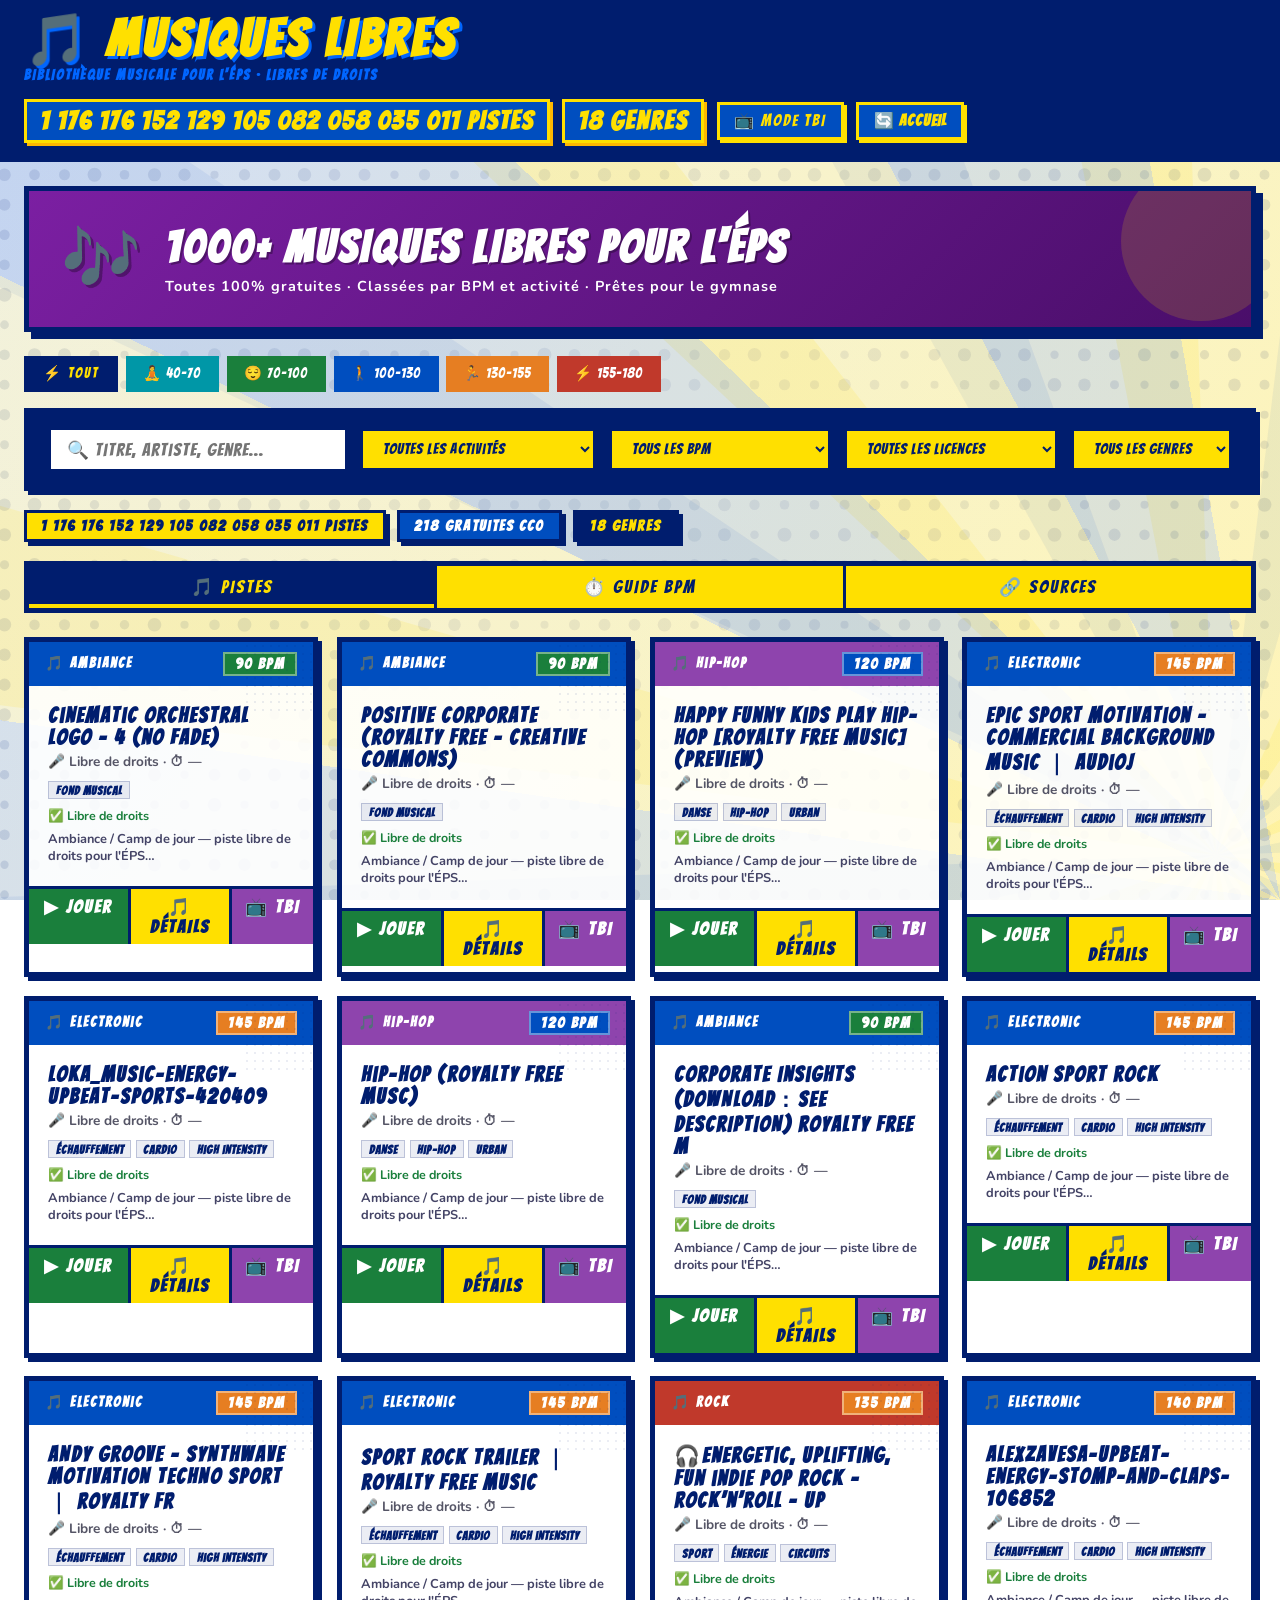
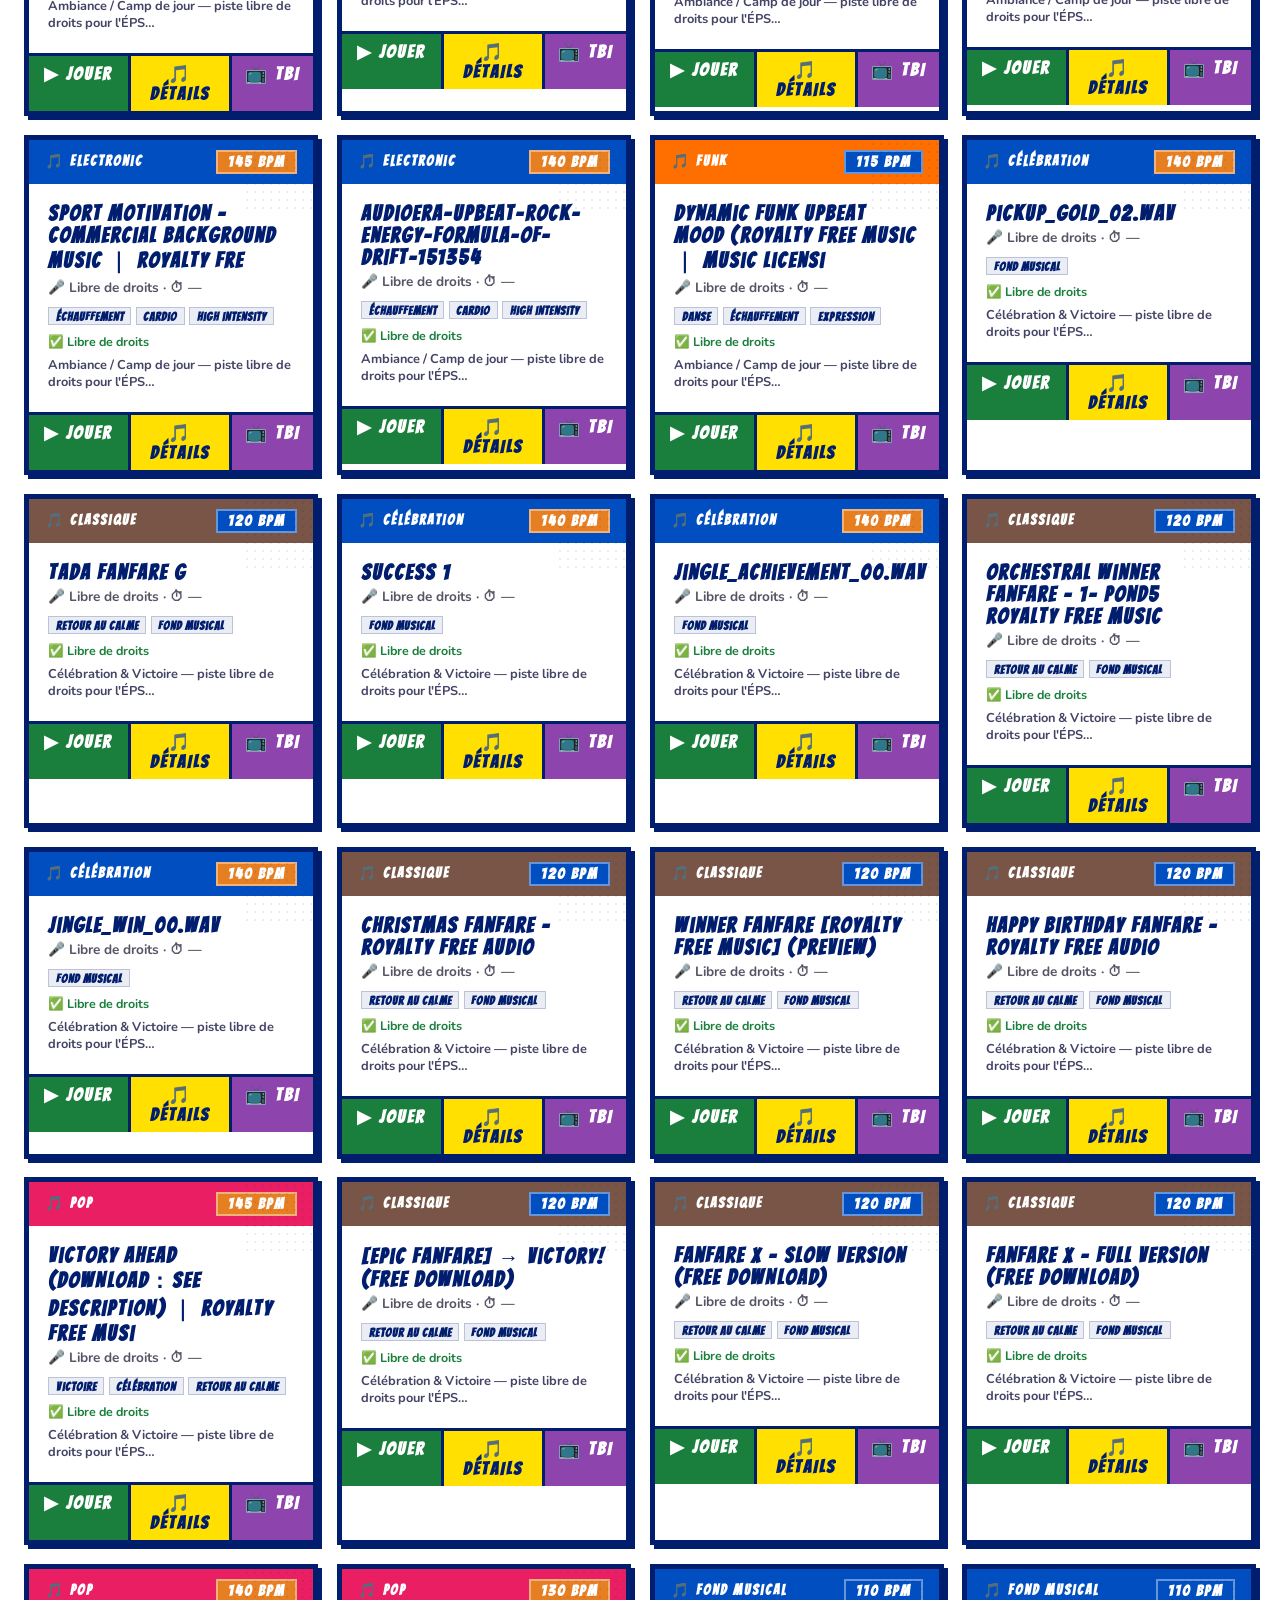
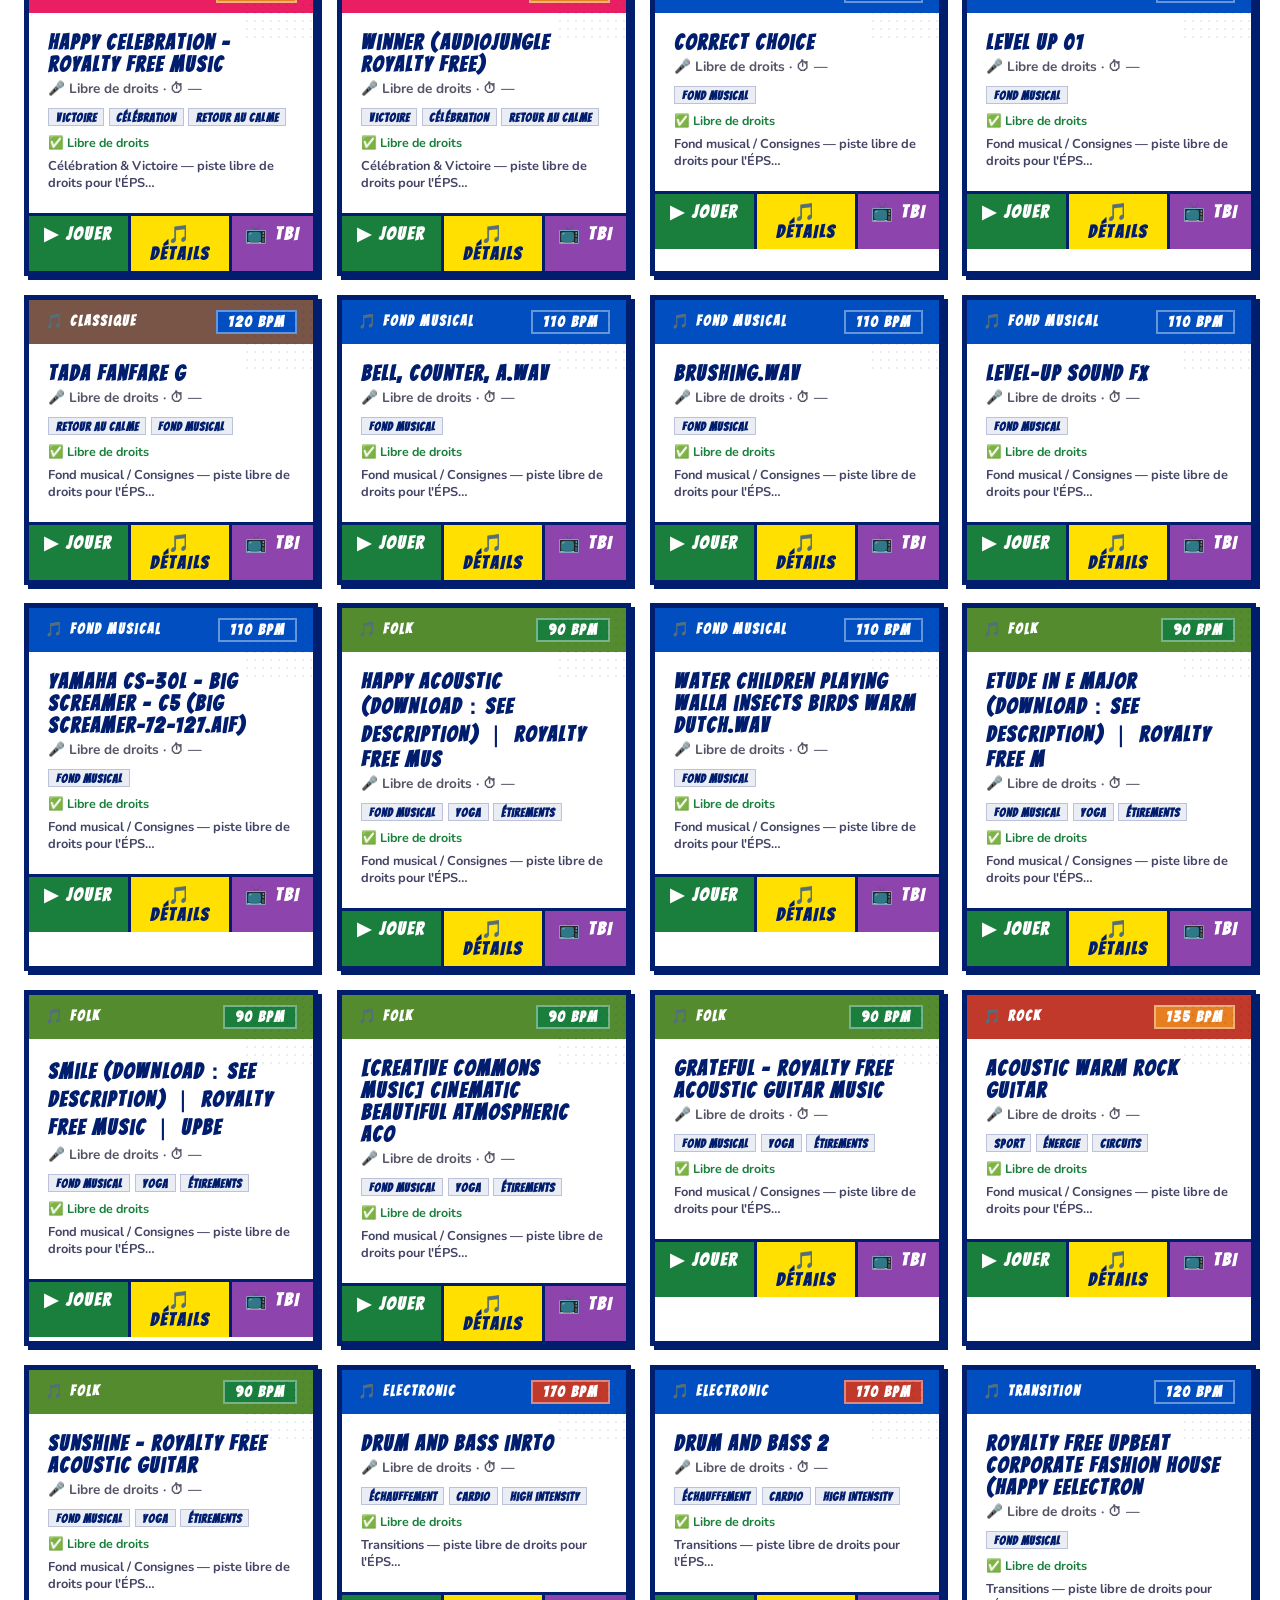
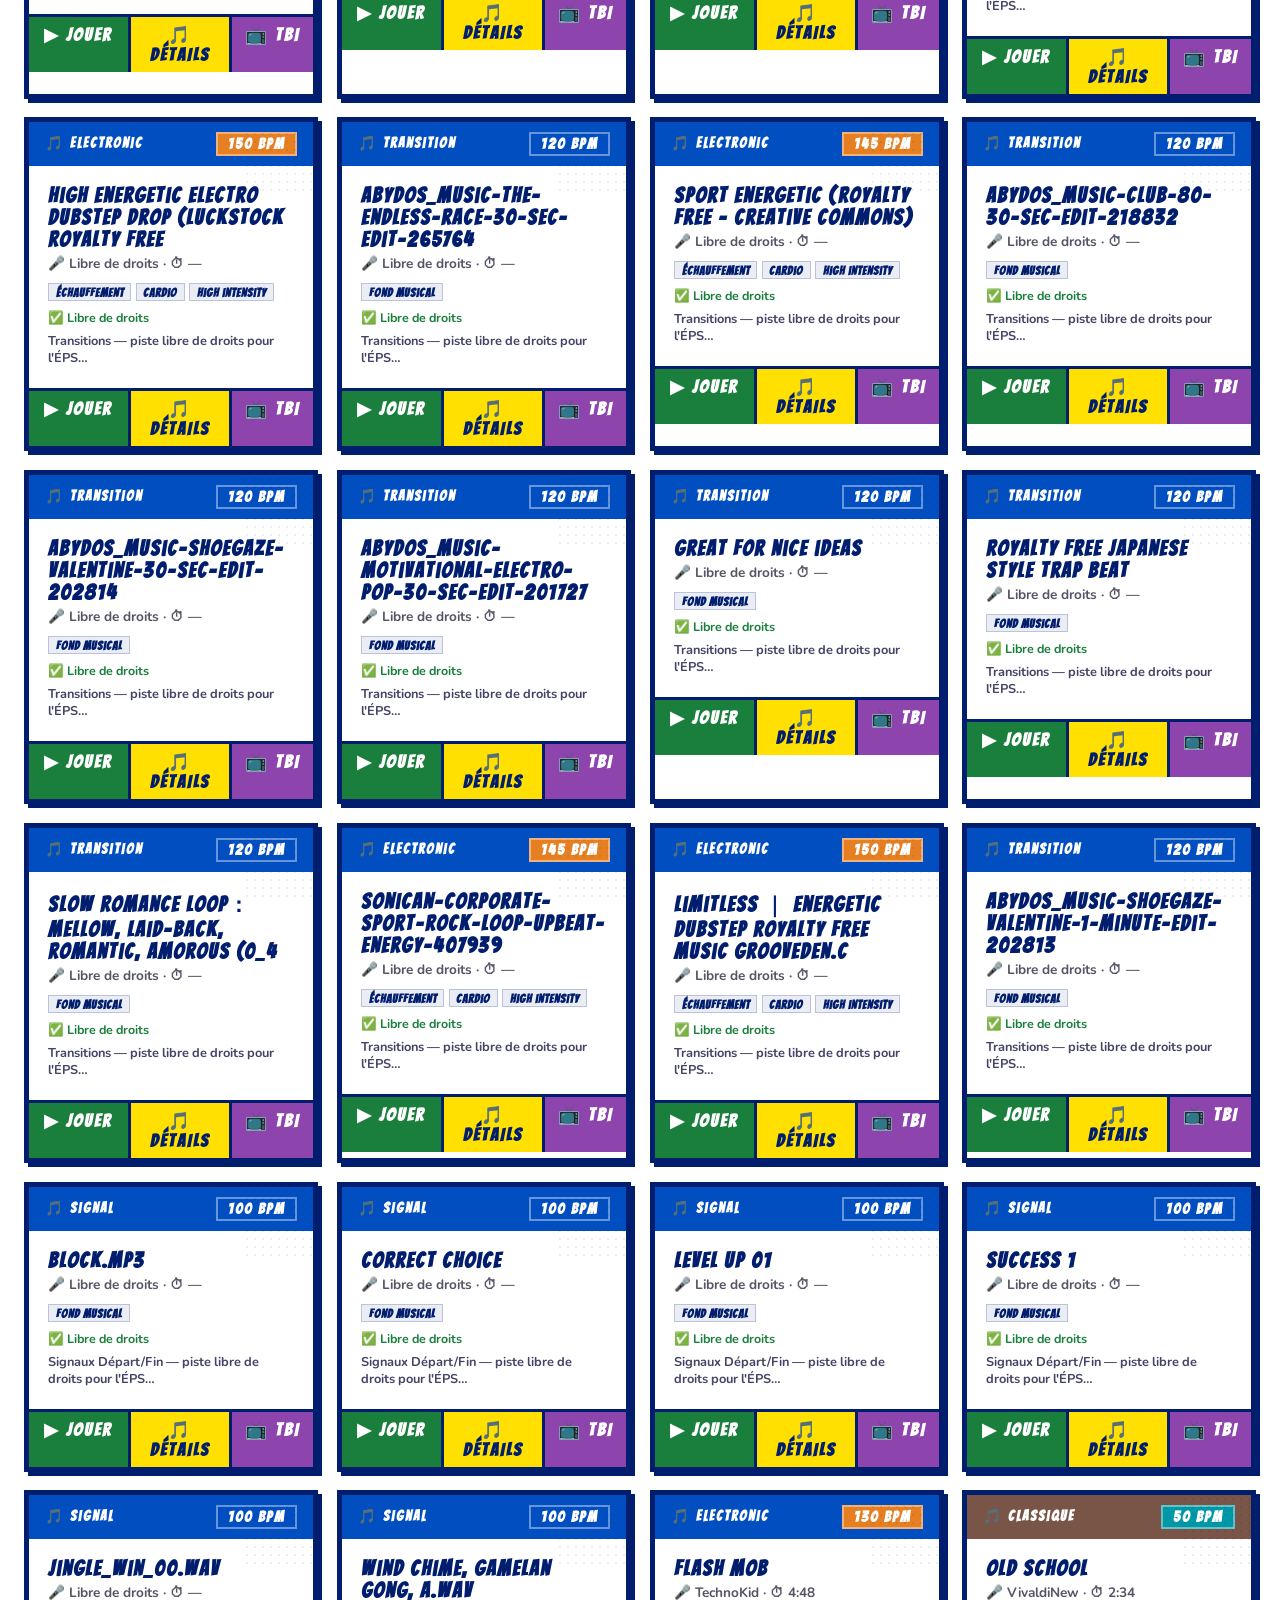
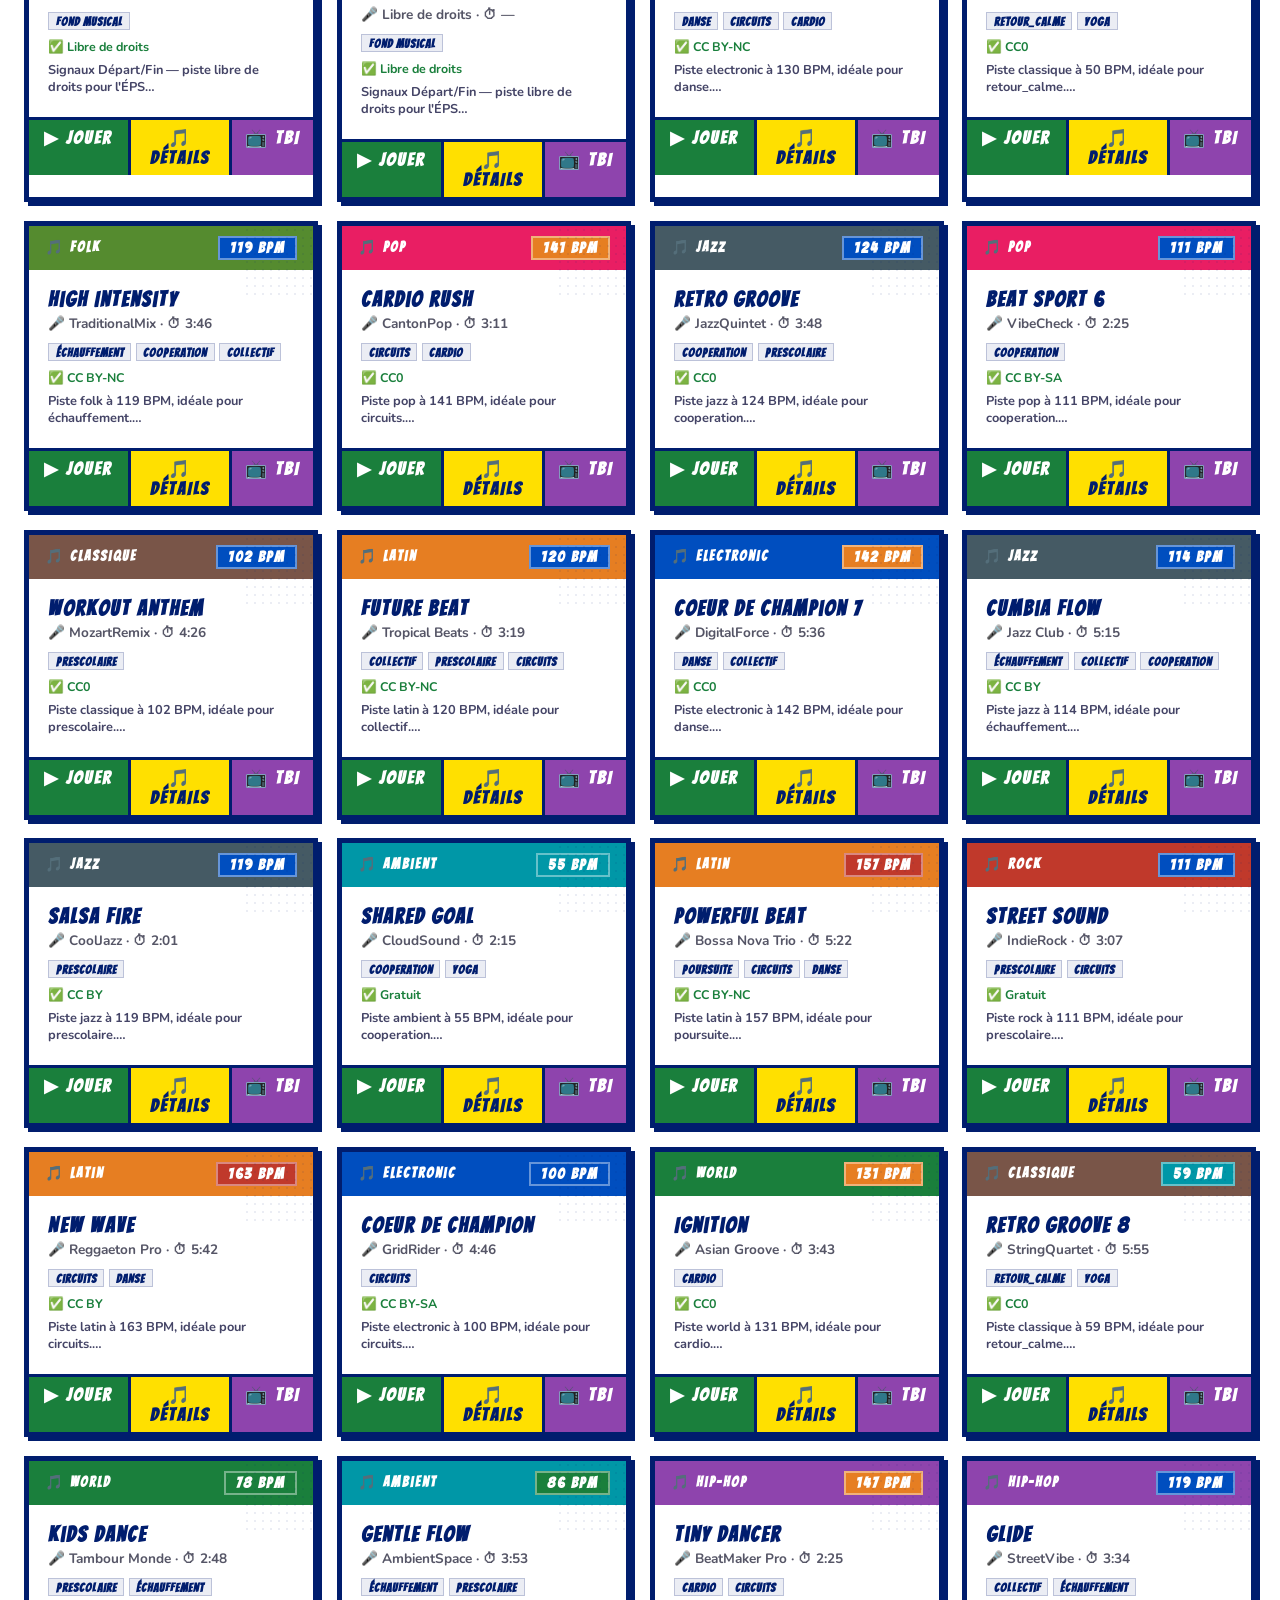
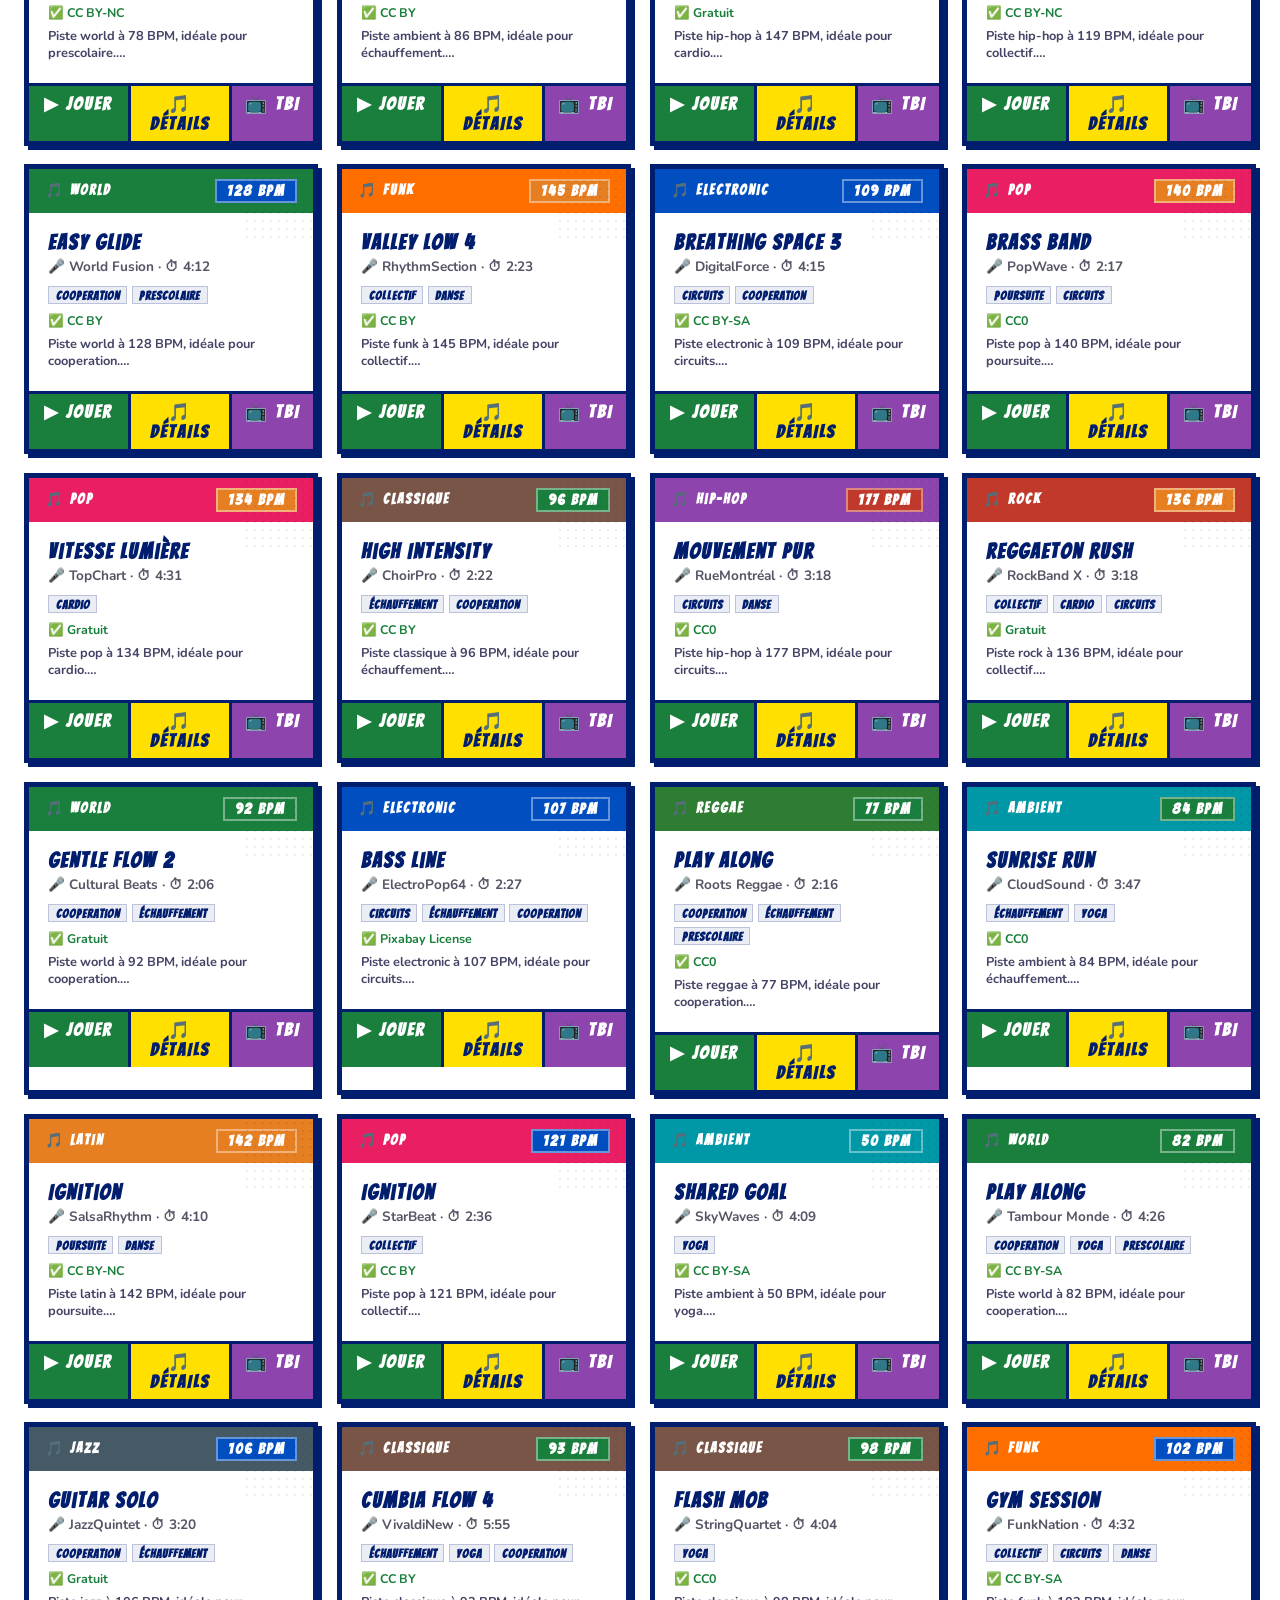
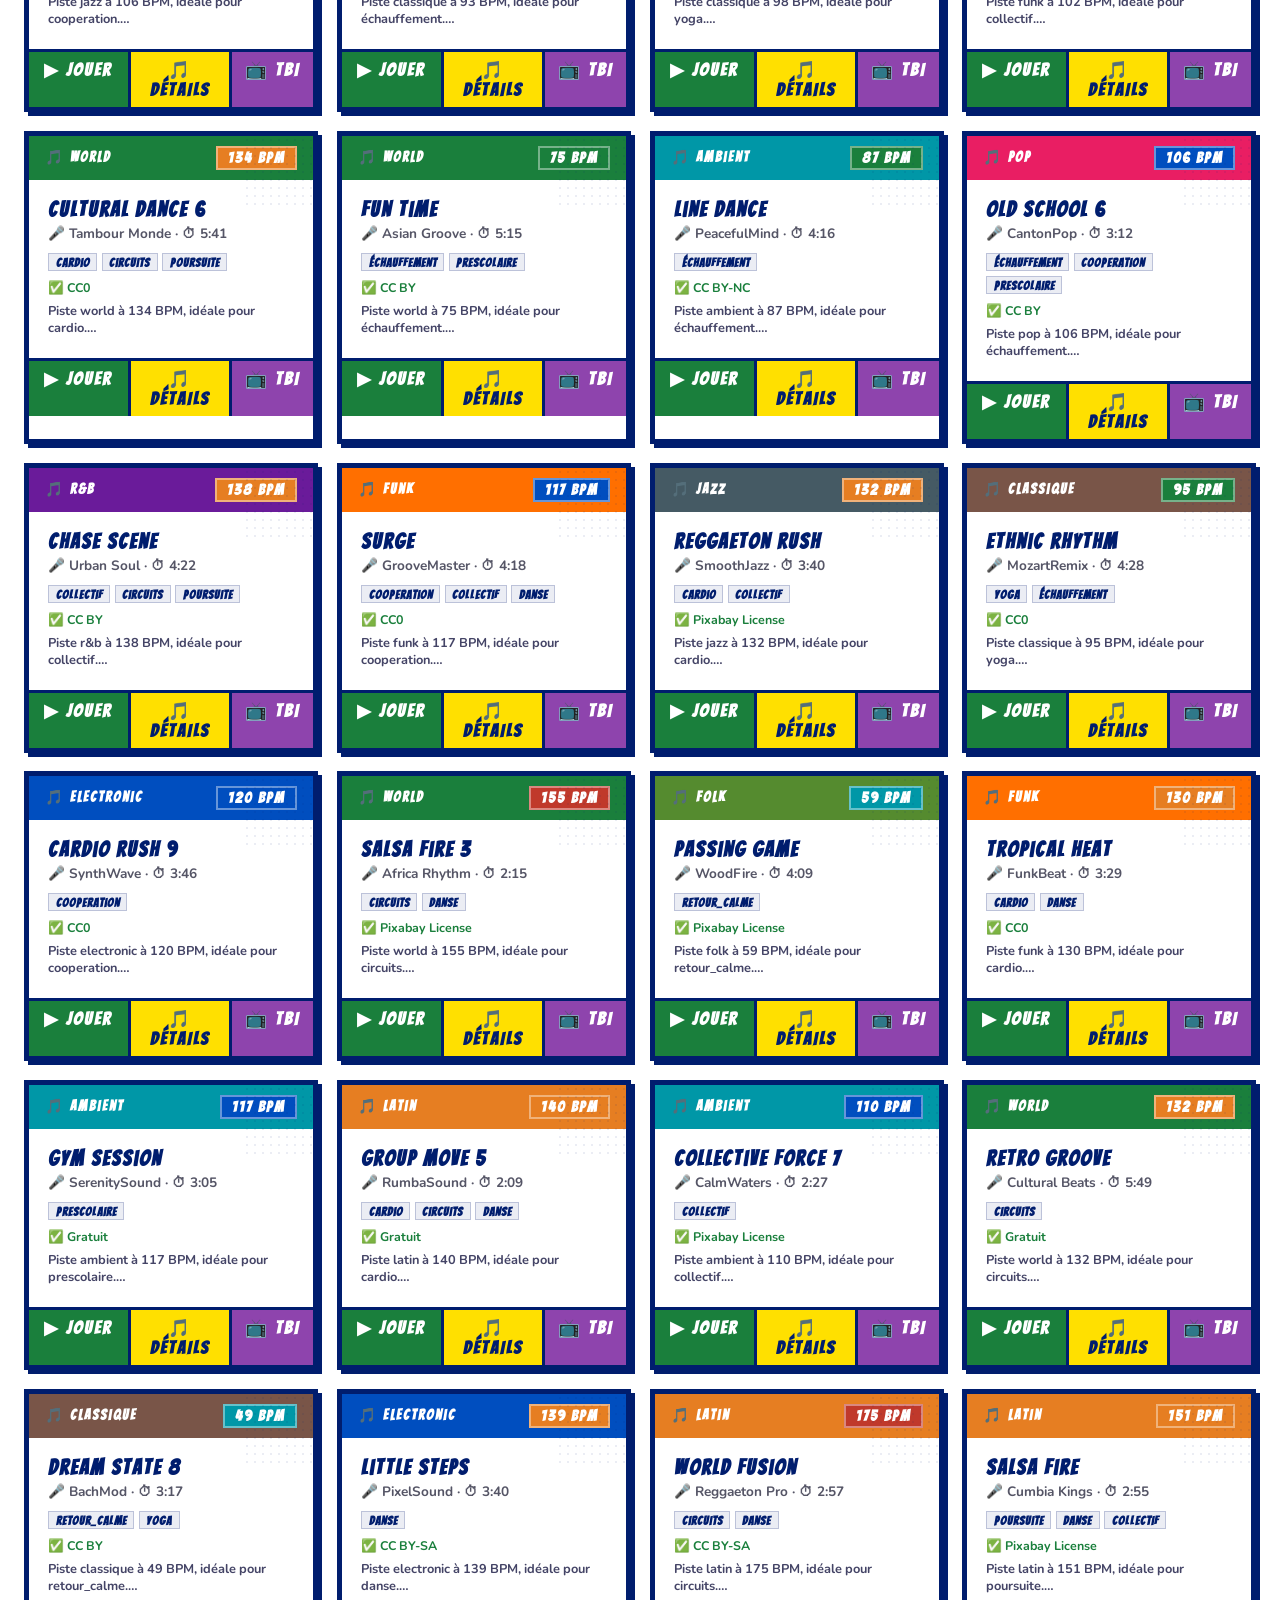
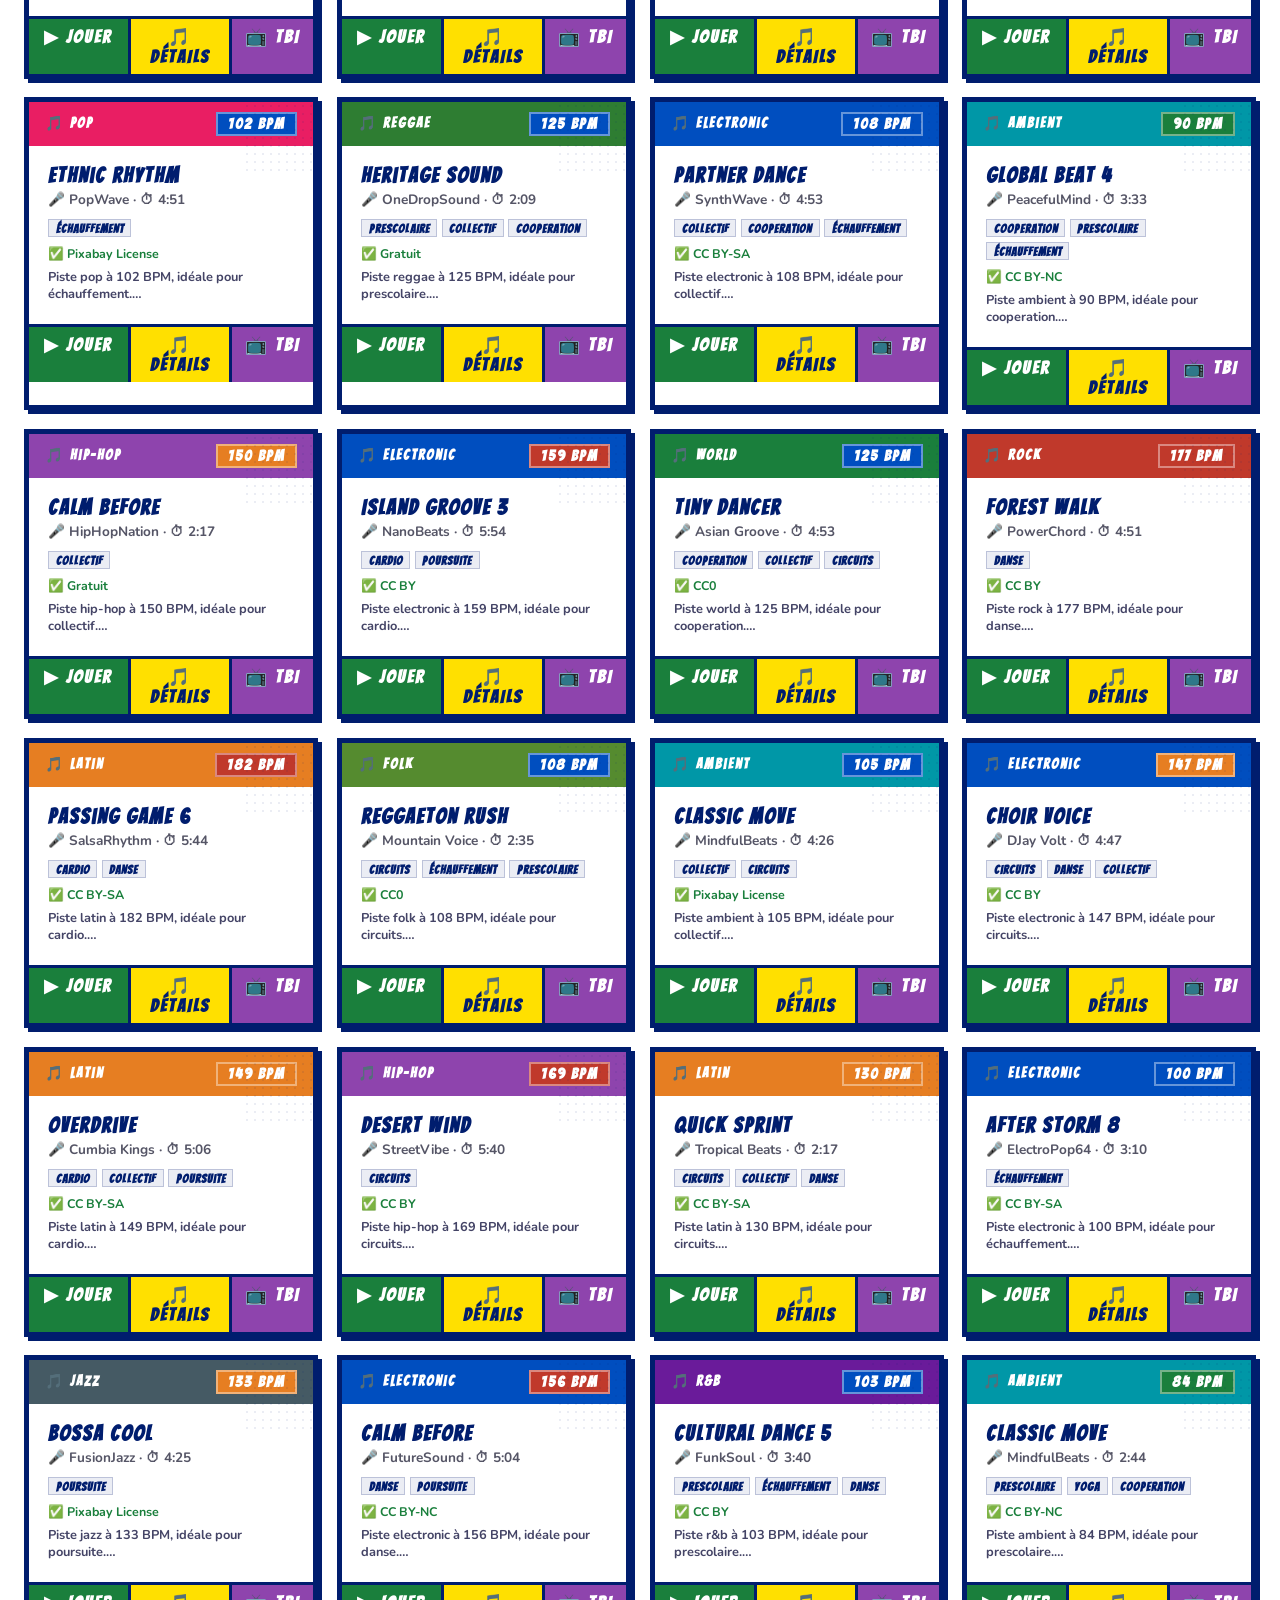
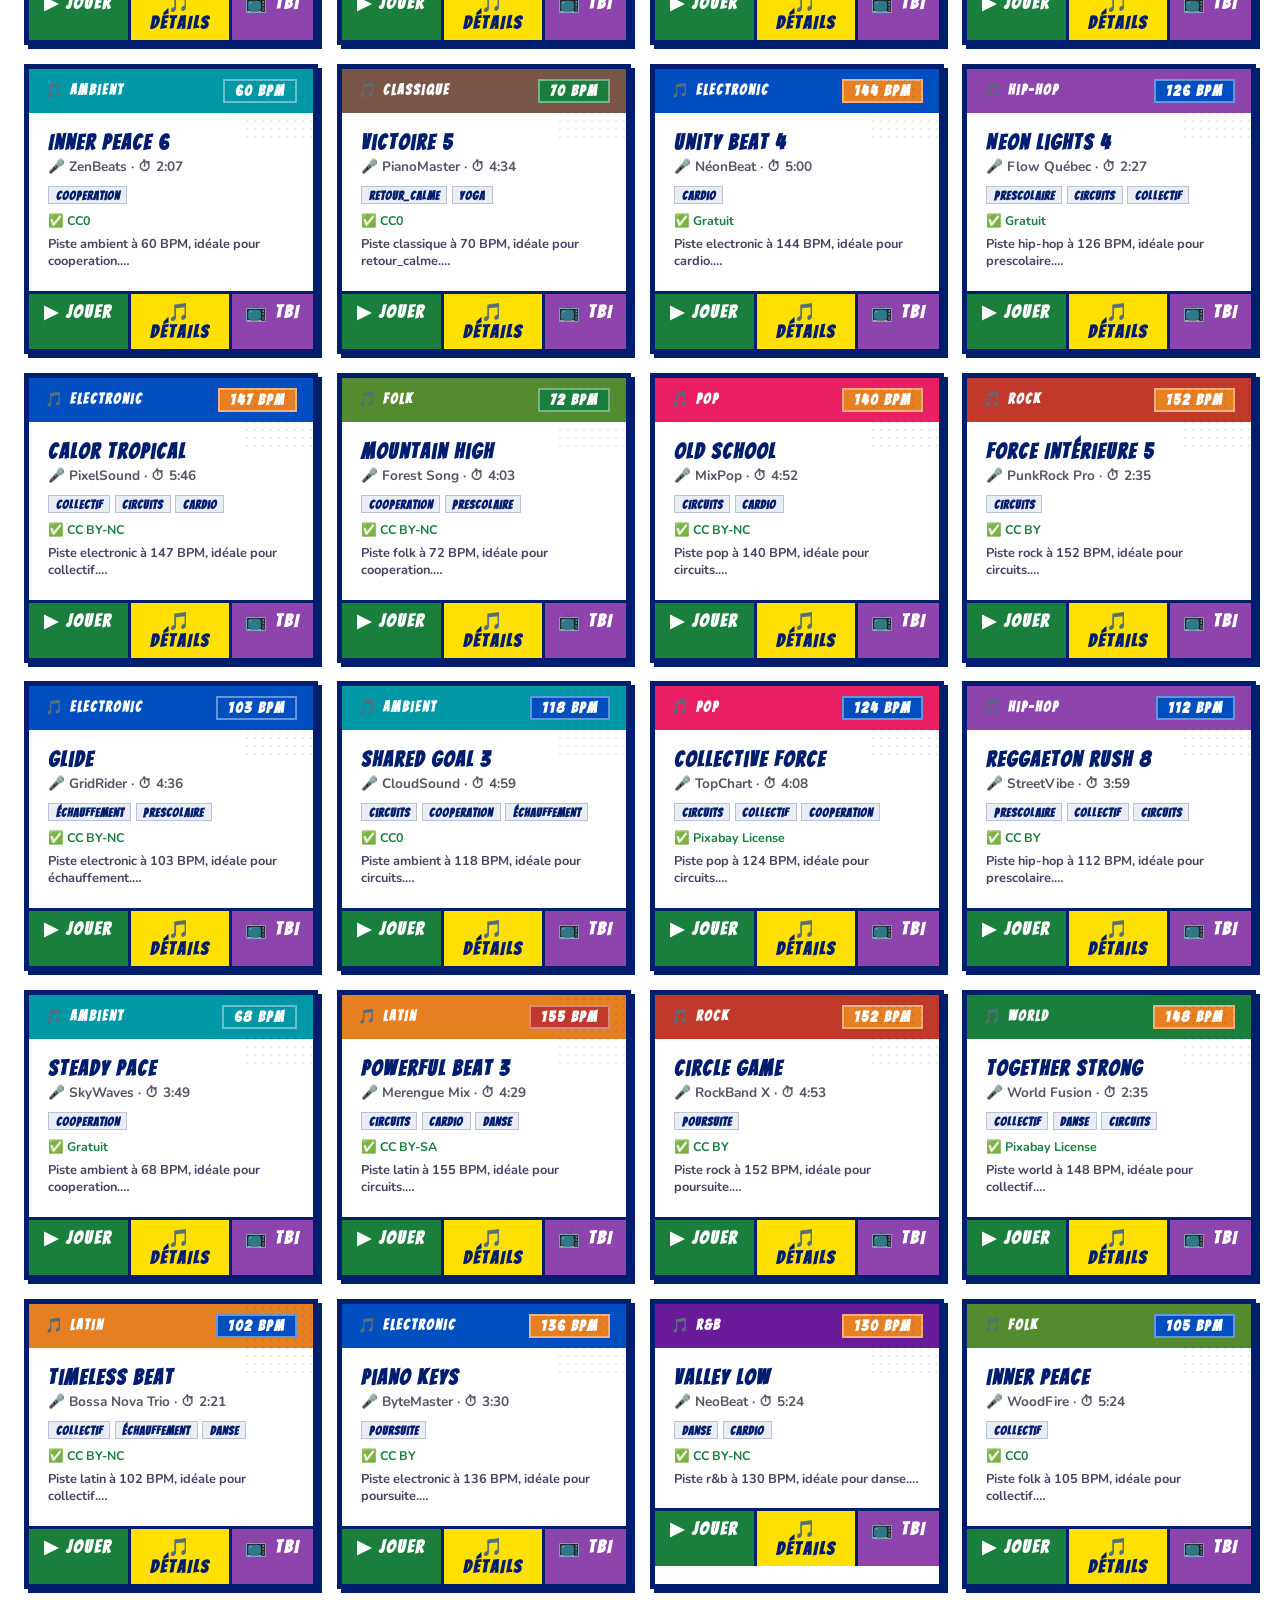
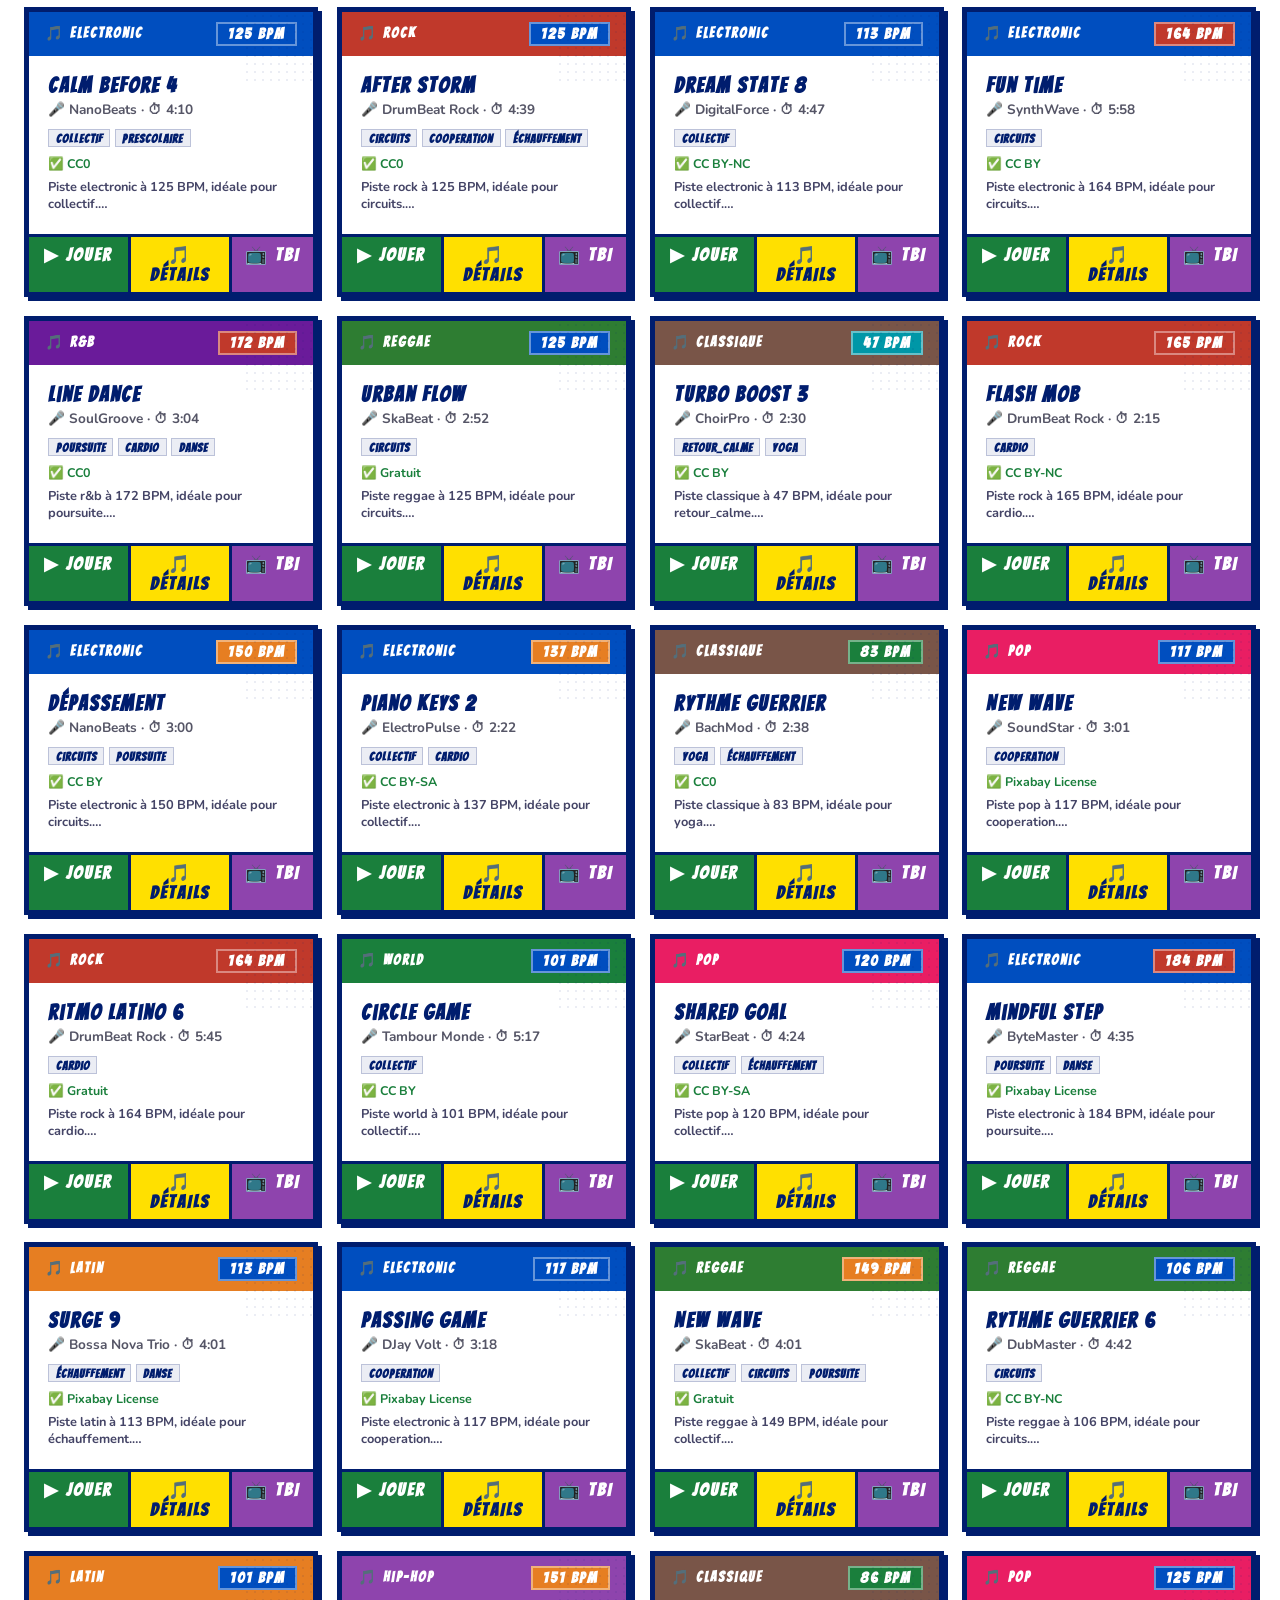
<file: musiques/index.html>
<!DOCTYPE html>
<html lang="fr">
<head>
  <meta charset="UTF-8">
  <meta name="viewport" content="width=device-width, initial-scale=1.0">
  <title>🎵 Zone Total Sport — Musiques Libres</title>
  <link href="https://fonts.googleapis.com/css2?family=Bangers&family=Nunito:wght@700;900&display=swap" rel="stylesheet">
  <link rel="stylesheet" href="../comic.css">
</head>
<body>

<canvas id="bgCanvas"></canvas>

<div id="loading" class="loading-screen">
  <div class="loading-burst">🎵</div>
  <div class="loading-title">MUSIQUES LIBRES</div>
  <div class="loading-sub">CHARGEMENT EN COURS...</div>
  <div class="loading-bar-wrap"><div class="loading-bar-fill" id="loadBar"></div></div>
</div>

<div id="app" class="app-wrapper hidden">

  <header class="site-header">
    <div class="header-inner">
      <div class="header-logo">
        <div>
          <div class="site-title">🎵 MUSIQUES LIBRES</div>
          <div class="site-sub">BIBLIOTHÈQUE MUSICALE POUR L'ÉPS · LIBRES DE DROITS</div>
        </div>
      </div>
      <div style="display:flex;gap:0.8rem;flex-wrap:wrap;align-items:center">
        <div class="header-badge" id="badge-total">0<span>PISTES</span></div>
        <div class="header-badge" id="badge-bpm">0<span>GENRES</span></div>
        <button class="tbi-toggle-btn" onclick="openMusTBI(0)">📺 MODE TBI</button>
        <a href="." style="font-family:'Bangers',cursive;font-size:1rem;letter-spacing:1px;color:var(--yellow);background:var(--blue);border:3px solid var(--yellow);padding:0.4rem 0.9rem;text-decoration:none;box-shadow:3px 3px 0 var(--yellow)">🔄 ACCUEIL</a>
      </div>
    </div>
  </header>

  <main class="main-content">

    <div class="section-hero hero-bg-musique">
      <div class="hero-icon">🎶</div>
      <div>
        <div class="hero-title">1000+ MUSIQUES LIBRES POUR L'ÉPS</div>
        <div class="hero-sub">Toutes 100% gratuites · Classées par BPM et activité · Prêtes pour le gymnase</div>
      </div>
    </div>

    <!-- Filtres rapides BPM -->
    <div id="bpm-pills" style="display:flex;gap:0.5rem;flex-wrap:wrap;margin-bottom:1rem"></div>

    <div class="controls-bar">
      <input type="text" id="search" class="search-input" placeholder="🔍 Titre, artiste, genre...">
      <select id="f-activite" class="filter-select">
        <option value="">Toutes les activités</option>
        <option value="échauffement">🔥 Échauffement</option>
        <option value="cardio">💪 Cardio / Haute intensité</option>
        <option value="collectif">🏀 Sports collectifs</option>
        <option value="poursuite">🏃 Poursuite</option>
        <option value="cooperation">🤝 Coopération</option>
        <option value="retour_calme">🧘 Retour au calme</option>
        <option value="yoga">☮️ Yoga / Méditation</option>
        <option value="danse">💃 Danse / Expression</option>
        <option value="circuits">⚡ Circuits / Stations</option>
        <option value="prescolaire">🌱 Préscolaire</option>
      </select>
      <select id="f-bpm" class="filter-select">
        <option value="">Tous les BPM</option>
        <option value="40-70">🧘 40-70 BPM (Calme)</option>
        <option value="70-100">😌 70-100 BPM (Doux)</option>
        <option value="100-130">🚶 100-130 BPM (Modéré)</option>
        <option value="130-155">🏃 130-155 BPM (Actif)</option>
        <option value="155-180">⚡ 155-180 BPM (Intense)</option>
      </select>
      <select id="f-licence" class="filter-select">
        <option value="">Toutes les licences</option>
        <option value="CC0">✅ CC0 (Domaine public)</option>
        <option value="CC">📄 Creative Commons</option>
        <option value="Gratuit">🆓 Gratuit</option>
      </select>
      <select id="f-genre" class="filter-select">
        <option value="">Tous les genres</option>
        <option value="Electronic">⚡ Electronic</option>
        <option value="Hip-Hop">🎤 Hip-Hop</option>
        <option value="Pop">🎵 Pop</option>
        <option value="Rock">🎸 Rock</option>
        <option value="Classique">🎻 Classique</option>
        <option value="Ambient">🌊 Ambient</option>
        <option value="Latin">💃 Latin</option>
        <option value="World">🌍 World Music</option>
      </select>
    </div>

    <div class="stats-bar">
      <span class="stat-pill pill-yellow" id="count-total">0 pistes</span>
      <span class="stat-pill pill-blue"   id="count-free">0 gratuites CC0</span>
      <span class="stat-pill pill-navy"   id="count-genres">0 genres</span>
    </div>

    <!-- Onglets: Pistes | Guide BPM | Sources -->
    <div style="display:flex;gap:0;margin-bottom:1.5rem;border:var(--border-fat);">
      <button class="music-tab active" data-mtab="pistes"  onclick="switchMusicTab('pistes')"  style="font-family:'Bangers',cursive;font-size:1.1rem;letter-spacing:2px;padding:0.7rem 1.5rem;border:none;border-right:3px solid var(--navy);background:var(--navy);color:var(--yellow);cursor:pointer;flex:1">🎵 PISTES</button>
      <button class="music-tab"        data-mtab="guide"   onclick="switchMusicTab('guide')"   style="font-family:'Bangers',cursive;font-size:1.1rem;letter-spacing:2px;padding:0.7rem 1.5rem;border:none;border-right:3px solid var(--navy);background:var(--yellow);color:var(--navy);cursor:pointer;flex:1">⏱️ GUIDE BPM</button>
      <button class="music-tab"        data-mtab="sources" onclick="switchMusicTab('sources')" style="font-family:'Bangers',cursive;font-size:1.1rem;letter-spacing:2px;padding:0.7rem 1.5rem;border:none;background:var(--yellow);color:var(--navy);cursor:pointer;flex:1">🔗 SOURCES</button>
    </div>

    <div id="tab-pistes">
      <div id="grid" class="cards-grid"></div>
    </div>

    <div id="tab-guide" class="hidden">
      <div id="guide-content"></div>
    </div>

    <div id="tab-sources" class="hidden">
      <div id="sources-content"></div>
    </div>

  </main>
</div>

<!-- Modal -->
<div id="modal" class="modal hidden">
  <div class="modal-backdrop" id="modal-backdrop"></div>
  <div class="modal-box">
    <div id="modal-body"></div>
  </div>
</div>

<script src="../comic-bg.js"></script>
<script src="musique-app.js"></script>
<script src="../comic-animations.js"></script>
</body>
</html>
</file>
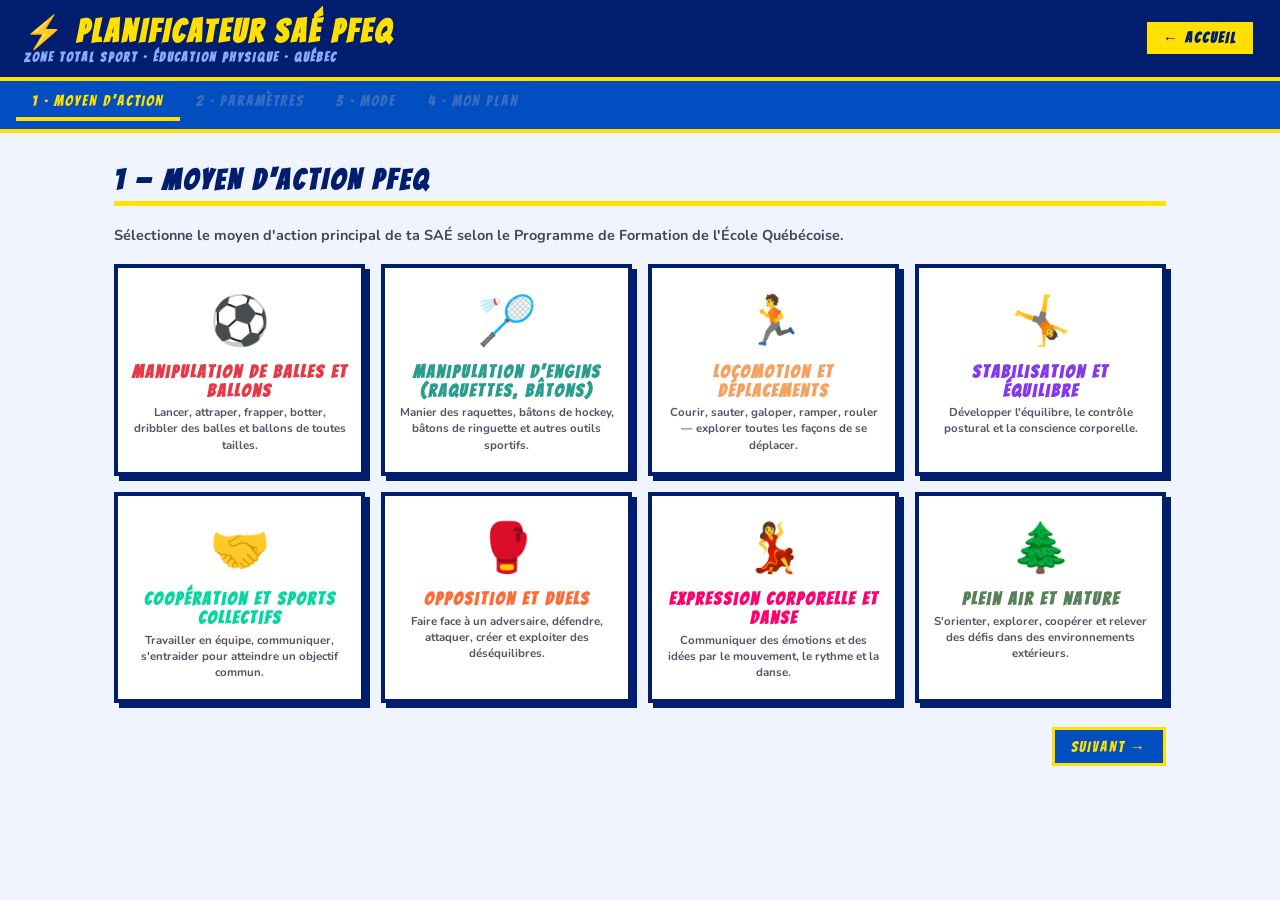
<file: sae-generateur/index.html>
<!DOCTYPE html>
<html lang="fr">
<head>
  <meta charset="UTF-8">
  <meta name="viewport" content="width=device-width, initial-scale=1.0">
  <title>⚡ Zone Total Sport — Planificateur de SAÉ PFEQ</title>
  <link href="https://fonts.googleapis.com/css2?family=Bangers&family=Nunito:wght@700;900&display=swap" rel="stylesheet">
  <style>
    :root {
      --blue:#004EBF; --navy:#001D6E; --yellow:#FFE000;
      --white:#fff; --border:3px solid var(--navy);
      --shadow:5px 5px 0 var(--navy);
      --green:#1a7f3c; --orange:#e67e22; --red:#c0392b;
    }
    *,*::before,*::after{box-sizing:border-box;margin:0;padding:0}
    body{font-family:'Nunito',sans-serif;font-weight:700;background:#f0f4ff;color:var(--navy);min-height:100vh}

    /* ── PRINT ── */
    @media print {
      .no-print { display: none !important; }
      body { background: #fff; font-size: 10pt; color: #000; margin: 0; }

      /* Page header for print */
      .print-header { display: block !important; }

      .seance-block {
        page-break-inside: avoid;
        break-inside: avoid;
        border: 2pt solid #000 !important;
        margin-bottom: 1cm;
        box-shadow: none !important;
      }

      .phase-header { -webkit-print-color-adjust: exact; print-color-adjust: exact; }
      .phase-label { font-size: 11pt; }

      .activite-detail { display: block !important; }
      .activite-consignes { background: #f5f5f5 !important; -webkit-print-color-adjust: exact; print-color-adjust: exact; }
      .activite-materiel { background: #fffde7 !important; -webkit-print-color-adjust: exact; print-color-adjust: exact; }
      .activite-variante { background: #f0fff4 !important; -webkit-print-color-adjust: exact; print-color-adjust: exact; }

      .plan-header { -webkit-print-color-adjust: exact; print-color-adjust: exact; page-break-after: avoid; }
      .seance-nav { display: none; }

      .eval-table th { -webkit-print-color-adjust: exact; print-color-adjust: exact; }
      .eval-table tr:nth-child(even) td { background: #f8f8f8 !important; -webkit-print-color-adjust: exact; print-color-adjust: exact; }

      /* Show all séances when printing */
      #seances-container .seance-block { display: block !important; }

      h1, h2, h3 { page-break-after: avoid; }

      /* Footer on each page */
      @page {
        margin: 1.5cm;
        @bottom-center { content: "Zone Total Sport — Planificateur SAÉ PFEQ — zonetotalsport.github.io"; font-size: 8pt; color: #666; }
      }
    }

    /* ── HEADER ── */
    .app-header{background:var(--navy);padding:0.8rem 1.5rem;display:flex;align-items:center;justify-content:space-between;flex-wrap:wrap;gap:0.8rem;position:sticky;top:0;z-index:100;box-shadow:0 4px 0 var(--yellow)}
    .app-title{font-family:'Bangers',cursive;font-size:clamp(1.3rem,3vw,2rem);color:var(--yellow);letter-spacing:3px}
    .app-sub{font-family:'Bangers',cursive;font-size:0.8rem;color:#88aaff;letter-spacing:2px}
    .btn{font-family:'Bangers',cursive;letter-spacing:2px;padding:0.45rem 1rem;border:3px solid;cursor:pointer;font-size:0.95rem;transition:all 0.15s;text-decoration:none;display:inline-block}
    .btn:hover{transform:scale(1.05)}
    .btn-yellow{background:var(--yellow);color:var(--navy);border-color:var(--navy)}
    .btn-blue{background:var(--blue);color:var(--yellow);border-color:var(--yellow)}
    .btn-green{background:var(--green);color:#fff;border-color:var(--navy)}
    .btn-sm{padding:0.25rem 0.7rem;font-size:0.82rem}

    /* ── WIZARD STEPS ── */
    .stepper{display:flex;background:var(--blue);padding:0.5rem 1rem;gap:0;overflow-x:auto;border-bottom:4px solid var(--yellow)}
    .step-btn{font-family:'Bangers',cursive;font-size:0.95rem;letter-spacing:2px;padding:0.5rem 1rem;cursor:pointer;color:#aac;border:none;background:transparent;white-space:nowrap;transition:all 0.2s;border-bottom:4px solid transparent}
    .step-btn.active{color:var(--yellow);border-bottom-color:var(--yellow)}
    .step-btn.done{color:#88ffbb}
    .step-btn:disabled{opacity:0.35;cursor:not-allowed}

    /* ── MAIN ── */
    .app-main{max-width:1100px;margin:0 auto;padding:2rem 1.5rem}
    .section-title{font-family:'Bangers',cursive;font-size:1.8rem;letter-spacing:3px;color:var(--navy);margin-bottom:1.2rem;border-bottom:5px solid var(--yellow);padding-bottom:0.4rem}

    /* ── STEP 1 ── */
    .ma-grid{display:grid;grid-template-columns:repeat(auto-fill,minmax(200px,1fr));gap:1rem}
    .ma-card{border:4px solid var(--navy);padding:1.2rem 0.8rem;text-align:center;cursor:pointer;background:#fff;box-shadow:var(--shadow);transition:all 0.2s;position:relative}
    .ma-card:hover{transform:translateY(-4px) scale(1.03)}
    .ma-card.selected{background:var(--yellow);box-shadow:8px 8px 0 var(--navy)}
    .ma-card.selected::after{content:'✓';position:absolute;top:0.4rem;right:0.6rem;font-family:'Bangers',cursive;font-size:1.3rem;color:var(--navy)}
    .ma-icon{font-size:3rem;margin-bottom:0.5rem;display:block}
    .ma-label{font-family:'Bangers',cursive;font-size:1.1rem;letter-spacing:2px}
    .ma-sub{font-size:0.72rem;color:#556;margin-top:0.3rem;line-height:1.4}

    /* ── STEP 2 ── */
    .params-grid{display:grid;grid-template-columns:repeat(auto-fill,minmax(260px,1fr));gap:1.2rem}
    .param-block{background:#fff;border:4px solid var(--navy);padding:1.2rem;box-shadow:var(--shadow)}
    .param-label{font-family:'Bangers',cursive;font-size:1rem;letter-spacing:2px;color:var(--navy);margin-bottom:0.7rem;display:block}
    .param-select{width:100%;font-family:'Bangers',cursive;font-size:1rem;padding:0.5rem 0.7rem;border:3px solid var(--navy);background:var(--yellow);color:var(--navy);cursor:pointer}
    .duree-btns{display:flex;flex-wrap:wrap;gap:0.4rem}
    .duree-btn{font-family:'Bangers',cursive;font-size:0.9rem;letter-spacing:1px;padding:0.35rem 0.7rem;border:3px solid var(--navy);background:#fff;color:var(--navy);cursor:pointer;transition:all 0.15s}
    .duree-btn.active{background:var(--navy);color:var(--yellow)}

    /* ── STEP 3: MODE ── */
    .mode-cards{display:grid;grid-template-columns:1fr 1fr;gap:1.5rem;max-width:700px}
    .mode-card{border:5px solid var(--navy);padding:2rem 1.5rem;text-align:center;cursor:pointer;background:#fff;box-shadow:var(--shadow);transition:all 0.2s}
    .mode-card:hover{transform:translateY(-5px)}
    .mode-card.selected{background:var(--yellow);box-shadow:10px 10px 0 var(--navy)}
    .mode-icon{font-size:3.5rem;display:block;margin-bottom:0.7rem}
    .mode-title{font-family:'Bangers',cursive;font-size:1.5rem;letter-spacing:3px;margin-bottom:0.5rem}
    .mode-desc{font-size:0.85rem;color:#445;line-height:1.5}

    /* ── PLAN HEADER ── */
    .plan-header{background:var(--navy);color:var(--yellow);padding:1.5rem 2rem;margin-bottom:1.5rem;box-shadow:var(--shadow)}
    .plan-title{font-family:'Bangers',cursive;font-size:2rem;letter-spacing:4px}
    .plan-meta{display:flex;gap:0.8rem;flex-wrap:wrap;margin-top:0.8rem}
    .plan-badge{background:rgba(255,255,255,0.15);color:#fff;font-family:'Bangers',cursive;font-size:0.9rem;letter-spacing:2px;padding:0.3rem 0.8rem}

    /* ── SÉANCE NAV ── */
    .seance-nav{display:flex;gap:0.4rem;flex-wrap:wrap;margin-bottom:1.5rem}
    .seance-nav-btn{font-family:'Bangers',cursive;font-size:1rem;letter-spacing:2px;padding:0.5rem 1rem;border:3px solid var(--navy);background:#fff;color:var(--navy);cursor:pointer;transition:all 0.15s}
    .seance-nav-btn.active{background:var(--navy);color:var(--yellow)}
    .seance-nav-btn:hover{background:var(--blue);color:#fff}

    /* ── SÉANCE BLOCK ── */
    .seance-block{background:#fff;border:4px solid var(--navy);box-shadow:var(--shadow);margin-bottom:2rem}
    .seance-title-bar{background:var(--navy);color:var(--yellow);font-family:'Bangers',cursive;font-size:1.4rem;letter-spacing:3px;padding:0.8rem 1.5rem;display:flex;justify-content:space-between;align-items:center}

    /* ── PHASES ── */
    .phase-block{border-bottom:3px solid var(--navy)}
    .phase-block:last-child{border-bottom:none}
    .phase-header{padding:0.7rem 1.5rem;display:flex;justify-content:space-between;align-items:center;cursor:pointer;user-select:none}
    .phase-label{font-family:'Bangers',cursive;font-size:1.1rem;letter-spacing:2px}
    .phase-duration{font-family:'Bangers',cursive;font-size:0.9rem;letter-spacing:1px;padding:0.1rem 0.5rem}

    /* ── DETAIL ── */
    .activite-detail{padding:0.8rem 1.5rem 0.5rem;background:#fafafa;border-top:2px dashed #ccd}
    .activite-consignes{background:#f0f8ff;border-left:4px solid var(--blue);padding:0.6rem 0.8rem;margin-bottom:0.5rem}
    .activite-consignes li{font-size:0.85rem;line-height:1.7;margin-left:1.2rem}
    .activite-materiel{background:#fffde7;border-left:4px solid var(--yellow);padding:0.4rem 0.8rem;font-size:0.82rem;color:#556;margin-bottom:0.4rem}
    .activite-variante{background:#f0fff4;border-left:4px solid var(--green);padding:0.4rem 0.8rem;font-size:0.82rem;color:#145;margin-top:0.4rem}

    /* ── POOL (custom) ── */
    .select-pool{display:grid;grid-template-columns:repeat(auto-fill,minmax(240px,1fr));gap:0.6rem;margin-top:0.5rem}
    .pool-card{border:3px solid #ccc;padding:0.7rem 0.8rem;cursor:pointer;background:#fff;transition:all 0.15s;border-radius:0}
    .pool-card:hover{border-color:var(--navy);box-shadow:3px 3px 0 var(--navy)}
    .pool-card.picked{border-color:var(--green);background:#f0fff4;box-shadow:4px 4px 0 var(--green)}

    /* ── GRILLE ── */
    .eval-table{width:100%;border-collapse:collapse;margin-top:0.5rem;font-size:0.83rem}
    .eval-table th,.eval-table td{border:2px solid var(--navy);padding:0.45rem 0.6rem;text-align:left}
    .eval-table th{background:var(--navy);color:var(--yellow);font-family:'Bangers',cursive;letter-spacing:1px}
    .eval-table tr:nth-child(even) td{background:#f0f4ff}

    @media(max-width:600px){
      .mode-cards{grid-template-columns:1fr}
      .app-main{padding:1rem}
    }

    /* ── GENERATOR ANIMATIONS ── */
    @keyframes gen-step-in {
      from { opacity: 0; transform: translateX(30px); }
      to   { opacity: 1; transform: translateX(0); }
    }
    @keyframes gen-card-pop {
      0%   { opacity: 0; transform: scale(0.8) rotate(-3deg); }
      60%  { transform: scale(1.05) rotate(1deg); }
      100% { opacity: 1; transform: scale(1) rotate(0deg); }
    }
    @keyframes gen-check-in {
      0%   { transform: scale(0) rotate(-45deg); opacity: 0; }
      70%  { transform: scale(1.3) rotate(5deg); opacity: 1; }
      100% { transform: scale(1) rotate(0deg); }
    }
    @keyframes gen-slide-right {
      from { opacity: 0; transform: translateX(-20px); }
      to   { opacity: 1; transform: translateX(0); }
    }
    @keyframes gen-phase-bar {
      from { width: 0; }
    }
    @keyframes gen-bounce {
      0%,100% { transform: translateY(0); }
      50%     { transform: translateY(-10px); }
    }
    @keyframes gen-shimmer-bg {
      0%   { background-position: -200% center; }
      100% { background-position:  200% center; }
    }

    /* ── STEP SECTIONS ── */
    section { animation: gen-step-in 0.35s cubic-bezier(0.34,1.2,0.64,1) both; }

    /* ── MOYEN D'ACTION CARDS ── */
    .ma-card {
      animation: gen-card-pop 0.4s cubic-bezier(0.34,1.4,0.64,1) both;
      transition: transform 0.2s cubic-bezier(0.34,1.4,0.64,1),
                  box-shadow 0.2s ease,
                  background 0.2s ease;
    }
    .ma-card:nth-child(1) { animation-delay: 0.05s; }
    .ma-card:nth-child(2) { animation-delay: 0.10s; }
    .ma-card:nth-child(3) { animation-delay: 0.15s; }
    .ma-card:nth-child(4) { animation-delay: 0.20s; }
    .ma-card:nth-child(5) { animation-delay: 0.25s; }
    .ma-card:nth-child(6) { animation-delay: 0.30s; }
    .ma-card:nth-child(7) { animation-delay: 0.35s; }
    .ma-card:nth-child(8) { animation-delay: 0.40s; }
    .ma-card:hover {
      transform: translateY(-8px) scale(1.05) rotate(-1deg);
      box-shadow: 10px 10px 0 var(--navy), 0 15px 35px rgba(0,30,110,0.2);
    }
    .ma-card:active { transform: scale(0.97); transition-duration: 0.05s; }
    .ma-card.selected {
      animation: gen-check-in 0.4s cubic-bezier(0.34,1.4,0.64,1) !important;
    }
    .ma-icon {
      display: block;
      transition: transform 0.2s cubic-bezier(0.34,1.4,0.64,1);
    }
    .ma-card:hover .ma-icon { transform: scale(1.3) rotate(10deg); }

    /* ── PARAMS ── */
    .param-block {
      animation: gen-slide-right 0.3s ease both;
      transition: box-shadow 0.2s, transform 0.2s;
    }
    .param-block:nth-child(1) { animation-delay: 0.05s; }
    .param-block:nth-child(2) { animation-delay: 0.10s; }
    .param-block:nth-child(3) { animation-delay: 0.15s; }
    .param-block:nth-child(4) { animation-delay: 0.20s; }
    .param-block:hover { box-shadow: 7px 7px 0 var(--navy); transform: translateY(-2px); }

    /* ── DURATION BUTTONS ── */
    .duree-btn {
      transition: transform 0.15s cubic-bezier(0.34,1.4,0.64,1),
                  background 0.15s, color 0.15s;
    }
    .duree-btn:hover { transform: scale(1.1); }
    .duree-btn:active { transform: scale(0.9); }
    .duree-btn.active {
      animation: gen-card-pop 0.3s cubic-bezier(0.34,1.4,0.64,1);
    }

    /* ── MODE CARDS ── */
    .mode-card {
      transition: transform 0.25s cubic-bezier(0.34,1.4,0.64,1), box-shadow 0.2s;
    }
    .mode-card:hover { transform: translateY(-10px) scale(1.03); }
    .mode-card .mode-icon {
      display: block;
      transition: transform 0.3s cubic-bezier(0.34,1.4,0.64,1);
      animation: gen-bounce 2s ease-in-out infinite;
    }
    .mode-card:hover .mode-icon { animation-play-state: paused; transform: scale(1.4) rotate(10deg); }

    /* ── PLAN HEADER ── */
    .plan-header {
      animation: gen-step-in 0.5s cubic-bezier(0.34,1.2,0.64,1) both;
    }
    .plan-badge {
      animation: gen-card-pop 0.3s cubic-bezier(0.34,1.4,0.64,1) both;
      display: inline-block;
    }
    .plan-badge:nth-child(1) { animation-delay: 0.1s; }
    .plan-badge:nth-child(2) { animation-delay: 0.2s; }
    .plan-badge:nth-child(3) { animation-delay: 0.3s; }
    .plan-badge:nth-child(4) { animation-delay: 0.4s; }
    .plan-badge:nth-child(5) { animation-delay: 0.5s; }

    /* ── PHASE COLOR BAR ── */
    .seance-block > div:nth-child(2) > div {
      animation: gen-phase-bar 0.8s ease both;
      animation-delay: 0.3s;
    }

    /* ── PHASE BLOCK ── */
    .phase-block {
      animation: gen-slide-right 0.3s ease both;
      transition: background 0.2s;
    }
    .phase-header:hover { background: rgba(0,78,191,0.06) !important; }

    /* ── POOL CARDS ── */
    .pool-card {
      transition: transform 0.2s cubic-bezier(0.34,1.4,0.64,1),
                  border-color 0.2s, box-shadow 0.2s, background 0.2s;
      animation: gen-card-pop 0.3s cubic-bezier(0.34,1.4,0.64,1) both;
    }
    .pool-card:hover {
      transform: translateY(-3px) scale(1.02);
      border-color: var(--navy) !important;
      box-shadow: 4px 4px 0 var(--navy);
    }
    .pool-card.picked {
      animation: gen-check-in 0.35s cubic-bezier(0.34,1.4,0.64,1) !important;
    }

    /* ── SEANCE NAV BUTTONS ── */
    .seance-nav-btn {
      transition: transform 0.15s, background 0.15s, color 0.15s;
    }
    .seance-nav-btn:hover { transform: translateY(-3px); }
    .seance-nav-btn.active {
      animation: gen-card-pop 0.3s cubic-bezier(0.34,1.4,0.64,1);
    }

    /* ── STEPPER BUTTONS ── */
    .step-btn { transition: color 0.2s, border-color 0.2s, transform 0.15s; }
    .step-btn:hover:not(:disabled) { transform: scale(1.05); }
    .step-btn.done { text-decoration: none; position: relative; }
    .step-btn.done::after {
      content: ' ✓';
      animation: gen-check-in 0.3s cubic-bezier(0.34,1.4,0.64,1);
      display: inline;
    }

    /* ── SAVE SECTION ── */
    #save-section {
      animation: gen-step-in 0.4s cubic-bezier(0.34,1.2,0.64,1) 0.2s both;
    }

    /* ── GENERATE BUTTON shimmer ── */
    #btn-generate:not(:disabled) {
      background: linear-gradient(
        90deg, var(--blue) 0%, #0066ff 40%, var(--blue) 60%, #0066ff 100%
      );
      background-size: 200% 100%;
      animation: gen-shimmer-bg 2s linear infinite;
      color: var(--yellow);
    }
  </style>
</head>
<body>

<div class="print-header" style="display:none;text-align:center;margin-bottom:1cm;border-bottom:2pt solid #000;padding-bottom:0.5cm">
  <div style="font-family:serif;font-size:18pt;font-weight:bold">⚡ PLAN ÉPS — ZONE TOTAL SPORT</div>
  <div style="font-size:10pt;color:#444">Programme de Formation de l'École Québécoise (PFEQ) · zonetotalsport.github.io</div>
</div>

<header class="app-header no-print">
  <div>
    <div class="app-title">⚡ PLANIFICATEUR SAÉ PFEQ</div>
    <div class="app-sub">ZONE TOTAL SPORT · ÉDUCATION PHYSIQUE · QUÉBEC</div>
  </div>
  <div style="display:flex;gap:0.5rem;flex-wrap:wrap;align-items:center">
    <button class="btn btn-yellow no-print" id="btn-reset" onclick="resetAll()" style="display:none">🔄 RECOMMENCER</button>
    <button class="btn btn-blue no-print" id="btn-print" onclick="showAllSeances(); setTimeout(() => window.print(), 300)" style="display:none">🖨️ IMPRIMER / PDF</button>
    <button class="btn btn-blue no-print" id="btn-tbi" onclick="toggleTBI()" style="display:none">📺 MODE TBI</button>
    <a href="../index.html" class="btn btn-yellow no-print">← ACCUEIL</a>
  </div>
</header>

<nav class="stepper no-print" id="stepper">
  <button class="step-btn active" data-step="1" onclick="goStep(1)">1 · MOYEN D'ACTION</button>
  <button class="step-btn" data-step="2" onclick="goStep(2)" disabled>2 · PARAMÈTRES</button>
  <button class="step-btn" data-step="3" onclick="goStep(3)" disabled>3 · MODE</button>
  <button class="step-btn" data-step="4" onclick="goStep(4)" disabled>4 · MON PLAN</button>
</nav>

<main class="app-main">

  <!-- STEP 1 -->
  <section id="step1">
    <div class="section-title">1 — MOYEN D'ACTION PFEQ</div>
    <p style="margin-bottom:1.2rem;color:#445;font-size:0.9rem">Sélectionne le moyen d'action principal de ta SAÉ selon le Programme de Formation de l'École Québécoise.</p>
    <div class="ma-grid" id="ma-grid"></div>
    <div style="margin-top:1.5rem;text-align:right">
      <button class="btn btn-blue" id="btn-step2" onclick="goStep(2)" disabled>SUIVANT →</button>
    </div>
  </section>

  <!-- STEP 2 -->
  <section id="step2" style="display:none">
    <div class="section-title">2 — PARAMÈTRES DE LA SAÉ</div>
    <div class="params-grid">
      <div class="param-block">
        <span class="param-label">🎓 CYCLE SCOLAIRE</span>
        <select class="param-select" id="p-cycle">
          <option value="Préscolaire">Préscolaire (Maternelle 4 et 5 ans)</option>
          <option value="1er cycle">1er cycle (1re — 2e année)</option>
          <option value="2e cycle" selected>2e cycle (3e — 4e année)</option>
          <option value="3e cycle">3e cycle (5e — 6e année)</option>
          <option value="Secondaire">Secondaire (12-18 ans)</option>
        </select>
      </div>
      <div class="param-block">
        <span class="param-label">⏱ DURÉE DE LA PÉRIODE</span>
        <div class="duree-btns" id="duree-btns">
          <button class="duree-btn" data-v="30" onclick="selectDuree(30,this)">30 min</button>
          <button class="duree-btn" data-v="35" onclick="selectDuree(35,this)">35 min</button>
          <button class="duree-btn" data-v="40" onclick="selectDuree(40,this)">40 min</button>
          <button class="duree-btn active" data-v="45" onclick="selectDuree(45,this)">45 min</button>
          <button class="duree-btn" data-v="50" onclick="selectDuree(50,this)">50 min</button>
          <button class="duree-btn" data-v="55" onclick="selectDuree(55,this)">55 min</button>
          <button class="duree-btn" data-v="60" onclick="selectDuree(60,this)">60 min</button>
          <button class="duree-btn" data-v="75" onclick="selectDuree(75,this)">75 min</button>
        </div>
      </div>
      <div class="param-block">
        <span class="param-label">📅 NOMBRE DE SÉANCES</span>
        <div class="duree-btns" id="nb-btns">
          <button class="duree-btn" onclick="selectNb(3,this)">3</button>
          <button class="duree-btn" onclick="selectNb(4,this)">4</button>
          <button class="duree-btn" onclick="selectNb(5,this)">5</button>
          <button class="duree-btn active" onclick="selectNb(6,this)">6</button>
          <button class="duree-btn" onclick="selectNb(7,this)">7</button>
          <button class="duree-btn" onclick="selectNb(8,this)">8</button>
          <button class="duree-btn" onclick="selectNb(9,this)">9</button>
          <button class="duree-btn" onclick="selectNb(10,this)">10</button>
          <button class="duree-btn" onclick="selectNb(12,this)">12</button>
        </div>
      </div>
      <div class="param-block">
        <span class="param-label">📝 TITRE (optionnel)</span>
        <input type="text" id="p-titre"
          placeholder="Ex : À la conquête du panier !"
          style="width:100%;font-family:'Nunito',sans-serif;font-weight:700;font-size:0.95rem;padding:0.5rem 0.7rem;border:3px solid var(--navy);background:#fff;color:var(--navy)">
      </div>
    </div>
    <div style="margin-top:1.5rem;display:flex;justify-content:space-between">
      <button class="btn btn-yellow" onclick="goStep(1)">← RETOUR</button>
      <button class="btn btn-blue" onclick="goStep(3)">SUIVANT →</button>
    </div>
  </section>

  <!-- STEP 3 -->
  <section id="step3" style="display:none">
    <div class="section-title">3 — MODE DE PLANIFICATION</div>
    <div class="mode-cards">
      <div class="mode-card" id="mode-auto" onclick="selectMode('auto')">
        <span class="mode-icon">⚡</span>
        <div class="mode-title">CLÉ EN MAIN</div>
        <div class="mode-desc">Le système choisit automatiquement les meilleures activités pour chaque séance selon ton cycle et ta durée. Plan complet en un clic !</div>
      </div>
      <div class="mode-card" id="mode-custom" onclick="selectMode('custom')">
        <span class="mode-icon">🎛️</span>
        <div class="mode-title">PERSONNALISÉ</div>
        <div class="mode-desc">Tu choisis toi-même chaque activité dans la banque d'éducatifs PFEQ. Contrôle total sur le contenu de chaque séance.</div>
      </div>
    </div>
    <div style="margin-top:1.5rem;display:flex;justify-content:space-between">
      <button class="btn btn-yellow" onclick="goStep(2)">← RETOUR</button>
      <button class="btn btn-blue" id="btn-generate" onclick="generatePlan()" disabled>⚡ GÉNÉRER →</button>
    </div>
  </section>

  <!-- STEP 4 -->
  <section id="step4" style="display:none">

    <div class="plan-header no-print">
      <div class="plan-title" id="plan-title-text">MON PLAN ÉPS</div>
      <div class="plan-meta" id="plan-meta-badges"></div>
    </div>

    <div class="seance-nav no-print" id="seance-nav"></div>

    <div class="no-print" id="save-section" style="background:var(--yellow);border:4px solid var(--navy);padding:1rem 1.5rem;margin-bottom:1.5rem;box-shadow:var(--shadow);display:flex;gap:1rem;align-items:center;flex-wrap:wrap">
      <button class="btn btn-blue" onclick="savePlan()">💾 SAUVEGARDER CE PLAN</button>
      <span id="save-feedback" style="font-family:Bangers,cursive;font-size:1.1rem;letter-spacing:2px;color:var(--navy)"></span>
      <details style="margin-top:0;flex:1;min-width:250px">
        <summary style="font-family:Bangers,cursive;font-size:1rem;letter-spacing:2px;cursor:pointer;color:var(--navy)">📂 MES PLANS SAUVEGARDÉS</summary>
        <div id="saved-plans-list" style="margin-top:0.5rem"></div>
      </details>
    </div>

    <div id="seances-container"></div>
    <div id="eval-section" style="margin-top:2rem"></div>

  </section>

</main>

<script src="educatifs-data.js"></script>
<script>
// ── STATE ──
const state = {
  moyen:null, cycle:'2e cycle', duree:45, nbSeances:6,
  titre:'', mode:null, plan:[], currentSeance:0, tbi:false,
};

// ── INIT ──
function init() {
  // Fallback if educatifs-data.js not loaded yet
  if (typeof MOYENS_ACTION === 'undefined') {
    document.getElementById('ma-grid').innerHTML =
      '<div style="padding:2rem;color:red;font-family:Bangers,cursive;font-size:1.2rem">⚠️ Chargement des données... Rechargez la page.</div>';
    return;
  }
  buildMaGrid();
}

function buildMaGrid() {
  document.getElementById('ma-grid').innerHTML =
    Object.entries(MOYENS_ACTION).map(([key,ma]) => `
      <div class="ma-card" id="ma-${key}" onclick="selectMA('${key}')">
        <span class="ma-icon">${ma.emoji || ma.icon || '🎯'}</span>
        <div class="ma-label" style="color:${ma.couleur || ma.color || 'var(--navy)'}">${ma.nom || ma.label || key}</div>
        <div class="ma-sub">${ma.description || ma.subtitle || ''}</div>
      </div>`).join('');
}

// Mark stepper steps as done when navigating forward
function markStepDone(n) {
  for (let i = 1; i < n; i++) {
    const b = document.querySelector(`.step-btn[data-step="${i}"]`);
    if (b) b.classList.add('done');
  }
}

// ── NAVIGATION ──
function goStep(n) {
  markStepDone(n);
  if (n > 1 && !state.moyen) return;
  [1,2,3,4].forEach(i => {
    document.getElementById('step'+i).style.display = i===n?'block':'none';
    const b = document.querySelector(`.step-btn[data-step="${i}"]`);
    if (b) { b.disabled = (i>1&&!state.moyen)||(i>3&&!state.plan.length); b.classList.toggle('active',i===n); }
  });
  if (n===4) {
    document.getElementById('btn-reset').style.display='';
    document.getElementById('btn-print').style.display='';
    document.getElementById('btn-tbi').style.display='';
  }
}

// ── STEP 1 ──
function selectMA(key) {
  state.moyen = key;
  document.querySelectorAll('.ma-card').forEach(c=>c.classList.remove('selected'));
  document.getElementById('ma-'+key).classList.add('selected');
  document.getElementById('btn-step2').disabled = false;
  document.querySelector('.step-btn[data-step="2"]').disabled = false;
}

// ── STEP 2 ──
function selectDuree(v,el) {
  state.duree=v;
  document.querySelectorAll('#duree-btns .duree-btn').forEach(b=>b.classList.remove('active'));
  el.classList.add('active');
}
function selectNb(v,el) {
  state.nbSeances=v;
  document.querySelectorAll('#nb-btns .duree-btn').forEach(b=>b.classList.remove('active'));
  el.classList.add('active');
}
document.addEventListener('DOMContentLoaded',()=>{
  const sel = document.getElementById('p-cycle');
  if (sel) sel.addEventListener('change', e => state.cycle = e.target.value);
});

// ── STEP 3 ──
function selectMode(m) {
  state.mode=m;
  document.getElementById('mode-auto').classList.toggle('selected',m==='auto');
  document.getElementById('mode-custom').classList.toggle('selected',m==='custom');
  document.getElementById('btn-generate').disabled=false;
  document.getElementById('btn-generate').textContent = m==='auto' ? '⚡ GÉNÉRER AUTOMATIQUEMENT →' : '🎛️ CHOISIR MES ACTIVITÉS →';
}

// ── PHASES PROPORTIONNELLES ──
function getPhases(duree) {
  let mt,pp,jeu,rc;
  if (duree<=35)       {mt=6;  pp=14; jeu=10; rc=5;}
  else if (duree<=45)  {mt=8;  pp=18; jeu=12; rc=7;}
  else if (duree<=55)  {mt=10; pp=22; jeu=15; rc=8;}
  else if (duree<=65)  {mt=12; pp=26; jeu=17; rc=10;}
  else                 {mt=15; pp=32; jeu=20; rc=8;}
  return [
    {key:'mise_en_train',     label:'🔥 MISE EN TRAIN',    color:'#e67e22', duration:mt},
    {key:'partie_principale', label:'⚡ PARTIE PRINCIPALE', color:'#004EBF', duration:pp},
    {key:'jeu',               label:'🎮 JEU',               color:'#c0392b', duration:jeu},
    {key:'retour_au_calme',   label:'🧘 RETOUR AU CALME',   color:'#1a7f3c', duration:rc},
  ];
}

// ── GENERATE ──
function generatePlan() {
  state.titre  = document.getElementById('p-titre').value.trim();
  state.cycle  = document.getElementById('p-cycle').value;
  if (!state.moyen || !state.mode) return;

  const pool   = EDUCATIFS[state.moyen] || {};
  const PHASES = getPhases(state.duree);
  // Seed-like: different activity per séance
  const seeds  = Array.from({length:20},(_,i)=>i);

  state.plan = Array.from({length:state.nbSeances},(_,si)=>({
    num: si+1,
    phases: PHASES.map(ph=>{
      const phPool = (pool[ph.key]||[]).filter(a=>!a.cycles||a.cycles.includes(state.cycle));
      if (!phPool.length) return {phase:ph, activite:null, pool:[]};
      const activite = phPool[si % phPool.length];
      return {phase:ph, activite, pool:phPool};
    }),
  }));

  if (state.mode==='custom') buildCustomSelector();
  else renderPlan();
}

// ── CUSTOM SELECTOR ──
function buildCustomSelector() {
  goStep(4);
  document.querySelector('.step-btn[data-step="4"]').disabled = false;
  updatePlanHeader();
  const container = document.getElementById('seances-container');
  container.innerHTML = `
    <div style="background:var(--yellow);border:4px solid var(--navy);padding:1rem 1.5rem;margin-bottom:1.5rem;box-shadow:var(--shadow)">
      <div style="font-family:Bangers,cursive;font-size:1.2rem;letter-spacing:3px;color:var(--navy)">🎛️ MODE PERSONNALISÉ — CLIQUE SUR UNE ACTIVITÉ PAR PHASE</div>
      <div style="font-size:0.85rem;color:var(--navy);margin-top:0.3rem">Pour chaque séance, sélectionne une activité par phase dans la banque d'éducatifs PFEQ.</div>
    </div>
    ${state.plan.map((seance,si)=>`
      <div style="border:4px solid var(--navy);margin-bottom:2rem;box-shadow:var(--shadow)">
        <div class="seance-title-bar">📅 SÉANCE ${seance.num} / ${state.nbSeances}</div>
        ${seance.phases.map((ph,pi)=>`
          <div style="padding:1rem 1.5rem;border-bottom:${pi<seance.phases.length-1?'3px solid var(--navy)':'none'}">
            <div style="font-family:Bangers,cursive;font-size:1rem;letter-spacing:2px;color:${ph.phase.color};margin-bottom:0.6rem;display:flex;justify-content:space-between">
              <span>${ph.phase.label}</span><span style="color:var(--navy)">~${ph.phase.duration} min</span>
            </div>
            <input type="text" placeholder="🔍 Filtrer les activités..."
              oninput="filterPool(this, '${si}', '${pi}')"
              style="width:100%;padding:0.5rem;border:3px solid var(--navy);font-family:Nunito,sans-serif;font-weight:700;margin-bottom:0.5rem">
            <div class="select-pool" id="pool-${si}-${pi}">
              ${ph.pool.map((act,ai)=>`
                <div class="pool-card ${ph.activite&&ph.activite.id===act.id?'picked':''}" id="pc-${si}-${pi}-${ai}" onclick="pickActivity(${si},${pi},${ai})">
                  <div style="font-family:Bangers,cursive;font-size:1rem;letter-spacing:1px;color:var(--navy);margin-bottom:0.3rem">${act.nom}</div>
                  <div style="display:inline-block;background:var(--navy);color:var(--yellow);font-family:Bangers,cursive;font-size:0.8rem;letter-spacing:1px;padding:0.1rem 0.5rem;margin-bottom:0.4rem">${act.duree} min</div>
                  <div style="font-size:0.78rem;color:#556;margin-bottom:0.4rem">${(act.description||'').substring(0,120)}${(act.description||'').length>120?'…':''}</div>
                  <details style="font-size:0.78rem">
                    <summary style="cursor:pointer;font-family:Bangers,cursive;letter-spacing:1px;color:var(--blue);font-size:0.82rem">▼ VOIR DÉTAILS</summary>
                    <div style="margin-top:0.4rem">
                      ${act.description?`<div style="color:#223;line-height:1.5;margin-bottom:0.4rem">${act.description}</div>`:''}
                      ${act.consignes&&act.consignes.length?`<div style="background:#f0f8ff;border-left:3px solid var(--blue);padding:0.4rem 0.6rem;margin-bottom:0.3rem"><strong>📢 Consignes :</strong><ol style="margin-left:1rem">${act.consignes.map(c=>`<li>${c}</li>`).join('')}</ol></div>`:''}
                      ${act.materiel&&act.materiel.length?`<div style="background:#fffde7;border-left:3px solid var(--yellow);padding:0.4rem 0.6rem;margin-bottom:0.3rem">📦 <strong>Matériel :</strong> ${Array.isArray(act.materiel)?act.materiel.join(', '):act.materiel}</div>`:''}
                      ${act.variante?`<div style="background:#f0fff4;border-left:3px solid var(--green);padding:0.4rem 0.6rem">🔀 <strong>Variante :</strong> ${act.variante}</div>`:''}
                    </div>
                  </details>
                  ${ph.activite&&ph.activite.id===act.id?`<div style="font-family:Bangers,cursive;font-size:0.9rem;color:var(--green);margin-top:0.4rem;letter-spacing:1px">✓ SÉLECTIONNÉ</div>`:''}
                </div>`).join('')}
            </div>
          </div>`).join('')}
      </div>`).join('')}
    <div style="text-align:right;margin-top:0.5rem">
      <button class="btn btn-green" onclick="renderPlan()">✅ VOIR LE PLAN FINAL →</button>
    </div>
  `;
  document.getElementById('eval-section').innerHTML = '';
}

function pickActivity(si,pi,ai) {
  const ph = state.plan[si].phases[pi];
  ph.activite = ph.pool[ai];
  document.querySelectorAll(`#pool-${si}-${pi} .pool-card`).forEach((c,i)=>c.classList.toggle('picked',i===ai));
}

function filterPool(input, si, pi) {
  const q = input.value.toLowerCase();
  document.querySelectorAll(`#pool-${si}-${pi} .pool-card`).forEach(card => {
    card.style.display = card.textContent.toLowerCase().includes(q) ? '' : 'none';
  });
}

// ── RENDER PLAN ──
function renderPlan() {
  goStep(4);
  document.querySelector('.step-btn[data-step="4"]').disabled=false;
  updatePlanHeader();
  buildSeanceNav();
  switchSeance(0);
  buildEvalSection();
  renderSavedPlans();
}

function updatePlanHeader() {
  const ma = MOYENS_ACTION[state.moyen]||{};
  const maLabel = ma.nom || ma.label || state.moyen;
  const maIcon  = ma.emoji || ma.icon || '🎯';
  document.getElementById('plan-title-text').textContent =
    state.titre || `SAÉ ÉPS — ${maLabel} · ${state.cycle}`;
  document.getElementById('plan-meta-badges').innerHTML = `
    <span class="plan-badge">${maIcon} ${maLabel}</span>
    <span class="plan-badge">🎓 ${state.cycle}</span>
    <span class="plan-badge">⏱ ${state.duree} min / séance</span>
    <span class="plan-badge">📅 ${state.nbSeances} séances</span>
    <span class="plan-badge">${state.mode==='auto'?'⚡ Clé en main':'🎛️ Personnalisé'}</span>
  `;
}

function buildSeanceNav() {
  document.getElementById('seance-nav').innerHTML =
    state.plan.map((s,i)=>`
      <button class="seance-nav-btn" id="snav-${i}" onclick="switchSeance(${i})">Séance ${s.num}</button>`).join('') +
    `<button class="seance-nav-btn" onclick="showAllSeances()" style="background:#e8edff">📄 TOUT</button>`;
}

function switchSeance(i) {
  state.currentSeance=i;
  document.querySelectorAll('.seance-nav-btn').forEach((b,j)=>b.classList.toggle('active',j===i));
  document.getElementById('seances-container').innerHTML = buildSeanceHTML(state.plan[i]);
}

function showAllSeances() {
  document.querySelectorAll('.seance-nav-btn').forEach(b=>b.classList.remove('active'));
  document.getElementById('seances-container').innerHTML = state.plan.map(s=>buildSeanceHTML(s)).join('');
}

function buildSeanceHTML(seance) {
  const phases = seance.phases;
  return `
    <div class="seance-block">
      <div class="seance-title-bar">
        <span>📅 SÉANCE ${seance.num} / ${state.nbSeances}</span>
        <span style="font-size:0.9rem;opacity:0.8">Total : ${state.duree} min</span>
      </div>
      <div style="display:flex;height:10px">
        ${phases.map(ph=>`<div style="flex:${ph.phase.duration};background:${ph.phase.color}"></div>`).join('')}
      </div>
      <div style="display:flex;border-bottom:3px solid var(--navy)">
        ${phases.map(ph=>`<div style="flex:${ph.phase.duration};font-family:Bangers,cursive;font-size:0.7rem;color:${ph.phase.color};padding:0.15rem 0.3rem;border-right:1px solid #dde">${ph.phase.label.split(' ').slice(1).join(' ')} ${ph.phase.duration}m</div>`).join('')}
      </div>
      ${phases.map((ph,pi)=>buildPhaseHTML(seance.num-1, ph, pi)).join('')}
    </div>`;
}

function buildPhaseHTML(si, ph, pi) {
  const act = ph.activite;
  if (!act) return `
    <div class="phase-block">
      <div class="phase-header" style="background:${ph.phase.color}18">
        <span class="phase-label" style="color:${ph.phase.color}">${ph.phase.label}</span>
        <span class="phase-duration" style="background:${ph.phase.color};color:#fff">~${ph.phase.duration} min</span>
      </div>
      <div style="padding:0.8rem 1.5rem;font-size:0.88rem;color:#888;font-style:italic">Aucune activité disponible pour ce cycle dans cette phase.</div>
    </div>`;

  const materielHtml = act.materiel && act.materiel.length
    ? `<div class="activite-materiel">📦 <strong>Matériel :</strong> ${Array.isArray(act.materiel)?act.materiel.join(', '):act.materiel}</div>`
    : '<div class="activite-materiel">📦 <strong>Matériel :</strong> Aucun matériel requis</div>';
  const consignesHtml = act.consignes && act.consignes.length
    ? `<div class="activite-consignes"><strong>📢 Consignes aux élèves :</strong><ol>${act.consignes.map(c=>`<li>${c}</li>`).join('')}</ol></div>`
    : '';
  const varianteHtml = act.variante
    ? `<div class="activite-variante">🔀 <strong>Variante :</strong> ${act.variante}</div>`
    : '';
  const poolOpts = ph.pool.map((a,ai)=>`<option value="${ai}" ${act.id===a.id?'selected':''}>${a.nom} (${a.duree} min)</option>`).join('');

  return `
    <div class="phase-block">
      <div class="phase-header" style="background:${ph.phase.color}18" onclick="toggleDetail('det-${si}-${pi}')">
        <div style="display:flex;align-items:baseline;gap:0.8rem;flex-wrap:wrap">
          <span class="phase-label" style="color:${ph.phase.color}">${ph.phase.label}</span>
          <span style="font-family:Bangers,cursive;font-size:1.05rem;letter-spacing:1px;color:var(--navy)">${act.nom}</span>
        </div>
        <div style="display:flex;align-items:center;gap:0.5rem;flex-shrink:0">
          <span class="phase-duration" style="background:${ph.phase.color};color:#fff">⏱ ${act.duree} min</span>
          <span style="color:${ph.phase.color}">▼</span>
        </div>
      </div>
      <div class="activite-detail" id="det-${si}-${pi}">
        <div style="font-size:0.9rem;line-height:1.6;color:#223;margin-bottom:0.7rem;padding:0.5rem;background:#fff;border:2px solid #e0e8ff">${act.description||''}</div>
        ${materielHtml}
        ${consignesHtml}
        ${varianteHtml}
        <div class="no-print" style="margin-top:0.7rem;display:flex;align-items:center;gap:0.5rem;flex-wrap:wrap">
          <span style="font-family:Bangers,cursive;font-size:0.82rem;letter-spacing:1px;color:#667">🔄 CHANGER :</span>
          <select onchange="swapActivity(${si},${pi},this.value)"
            style="font-family:Bangers,cursive;font-size:0.85rem;padding:0.2rem 0.4rem;border:2px solid var(--navy);background:var(--yellow);cursor:pointer">
            ${poolOpts}
          </select>
        </div>
      </div>
    </div>`;
}

function toggleDetail(id) {
  const el=document.getElementById(id);
  if(el){ const isOpen=el.style.display!=='none'; el.style.display=isOpen?'none':''; }
}

function swapActivity(si,pi,ai) {
  state.plan[si].phases[pi].activite = state.plan[si].phases[pi].pool[parseInt(ai)];
  // Re-render
  const all = document.querySelectorAll('.seance-block');
  if(all.length===1) switchSeance(si);
  else showAllSeances();
}

// ── GRILLE ──
function buildEvalSection() {
  const el=document.getElementById('eval-section');
  const ma=MOYENS_ACTION[state.moyen]||{};
  const maLabel = ma.nom || ma.label || state.moyen;
  const objs=(OBJECTIFS_PFEQ[state.moyen]||{})[state.cycle]||[];
  el.innerHTML=`
    <div style="border:4px solid var(--navy);box-shadow:var(--shadow)">
      <div style="background:var(--navy);color:var(--yellow);padding:0.8rem 1.5rem;font-family:Bangers,cursive;font-size:1.3rem;letter-spacing:3px">
        📊 GRILLE D'ÉVALUATION PFEQ — ${state.cycle}
      </div>
      <div style="padding:1rem 1.5rem;overflow-x:auto">
        <table class="eval-table">
          <thead><tr>
            <th style="min-width:200px">CRITÈRE D'ÉVALUATION</th>
            <th>🔴 DÉBUTANT</th>
            <th>🟡 EN DÉVELOPPEMENT</th>
            <th>🟢 ATTEINT</th>
            <th>⭐ DÉPASSÉ</th>
          </tr></thead>
          <tbody>
            ${objs.length ? objs.map(obj=>`<tr>
              <td><strong>${obj}</strong></td>
              <td>Tente avec aide et guidage</td>
              <td>Tente de façon autonome, parfois réussite</td>
              <td>Réalise avec constance et autonomie</td>
              <td>Réalise et peut guider les autres</td>
            </tr>`).join('') : `<tr><td colspan="5" style="text-align:center;padding:1rem;font-style:italic">Aucun objectif défini pour ce cycle.</td></tr>`}
          </tbody>
        </table>
        <div style="margin-top:0.8rem;padding:0.7rem;background:#fffde7;border:3px solid var(--yellow);font-size:0.83rem;color:#334;line-height:1.6">
          <strong>Compétence PFEQ :</strong> Agir dans divers contextes de pratique d'activités physiques<br>
          <strong>Domaine :</strong> ${maLabel} · ${state.cycle}<br>
          <strong>Composantes :</strong> Réalisation de l'action · Interaction avec les autres · Conditions favorables à la pratique
        </div>
      </div>
    </div>`;
}

// ── SAVE / LOAD PLANS ──
function savePlan() {
  const titre = state.titre || `Plan ${new Date().toLocaleDateString('fr-CA')}`;
  const saved = JSON.parse(localStorage.getItem('zts_plans') || '[]');
  const plan = {
    id: Date.now(),
    titre,
    moyen: state.moyen,
    cycle: state.cycle,
    duree: state.duree,
    nbSeances: state.nbSeances,
    date: new Date().toLocaleDateString('fr-CA'),
    planData: JSON.stringify(state.plan)
  };
  saved.unshift(plan);
  if (saved.length > 20) saved.pop(); // max 20 plans
  localStorage.setItem('zts_plans', JSON.stringify(saved));
  renderSavedPlans();
  document.getElementById('save-feedback').textContent = '✅ Plan sauvegardé!';
  setTimeout(() => { const el = document.getElementById('save-feedback'); if(el) el.textContent=''; }, 3000);
}

function renderSavedPlans() {
  const saved = JSON.parse(localStorage.getItem('zts_plans') || '[]');
  const el = document.getElementById('saved-plans-list');
  if (!el) return;
  if (!saved.length) { el.innerHTML = '<div style="color:#888;font-style:italic;padding:0.5rem">Aucun plan sauvegardé.</div>'; return; }
  el.innerHTML = saved.map(p => `
    <div style="display:flex;align-items:center;gap:0.5rem;padding:0.5rem;border:2px solid var(--navy);margin-bottom:0.4rem;background:#fff">
      <div style="flex:1">
        <div style="font-family:Bangers,cursive;font-size:0.95rem;letter-spacing:1px;color:var(--navy)">${p.titre}</div>
        <div style="font-size:0.75rem;color:#667">${p.cycle} · ${p.duree}min · ${p.nbSeances} séances · ${p.date}</div>
      </div>
      <button class="btn btn-yellow btn-sm" onclick="loadSavedPlan(${p.id})">📂 CHARGER</button>
      <button class="btn btn-sm" style="background:#c00;color:#fff;border-color:#900" onclick="deleteSavedPlan(${p.id})">🗑️</button>
    </div>`).join('');
}

function loadSavedPlan(id) {
  const saved = JSON.parse(localStorage.getItem('zts_plans') || '[]');
  const plan = saved.find(p => p.id === id);
  if (!plan) return;
  state.moyen = plan.moyen;
  state.cycle = plan.cycle;
  state.duree = plan.duree;
  state.nbSeances = plan.nbSeances;
  state.titre = plan.titre;
  state.plan = JSON.parse(plan.planData);
  state.mode = 'auto';
  renderPlan();
}

function deleteSavedPlan(id) {
  let saved = JSON.parse(localStorage.getItem('zts_plans') || '[]');
  saved = saved.filter(p => p.id !== id);
  localStorage.setItem('zts_plans', JSON.stringify(saved));
  renderSavedPlans();
}

// ── MISC ──
function toggleTBI() {
  state.tbi=!state.tbi;
  document.body.style.fontSize=state.tbi?'1.3rem':'';
  document.getElementById('btn-tbi').textContent=state.tbi?'🖥️ NORMAL':'📺 MODE TBI';
}

function resetAll() {
  Object.assign(state,{moyen:null,cycle:'2e cycle',duree:45,nbSeances:6,titre:'',mode:null,plan:[],currentSeance:0,tbi:false});
  ['btn-reset','btn-print','btn-tbi'].forEach(id=>document.getElementById(id).style.display='none');
  document.querySelectorAll('.ma-card').forEach(c=>c.classList.remove('selected'));
  document.getElementById('seances-container').innerHTML='';
  document.getElementById('eval-section').innerHTML='';
  document.getElementById('seance-nav').innerHTML='';
  document.body.style.fontSize='';
  goStep(1);
}

// Start
document.addEventListener('DOMContentLoaded', init);
if (document.readyState !== 'loading') init();
</script>
<script src="../comic-animations.js"></script>
</body>
</html>
</file>
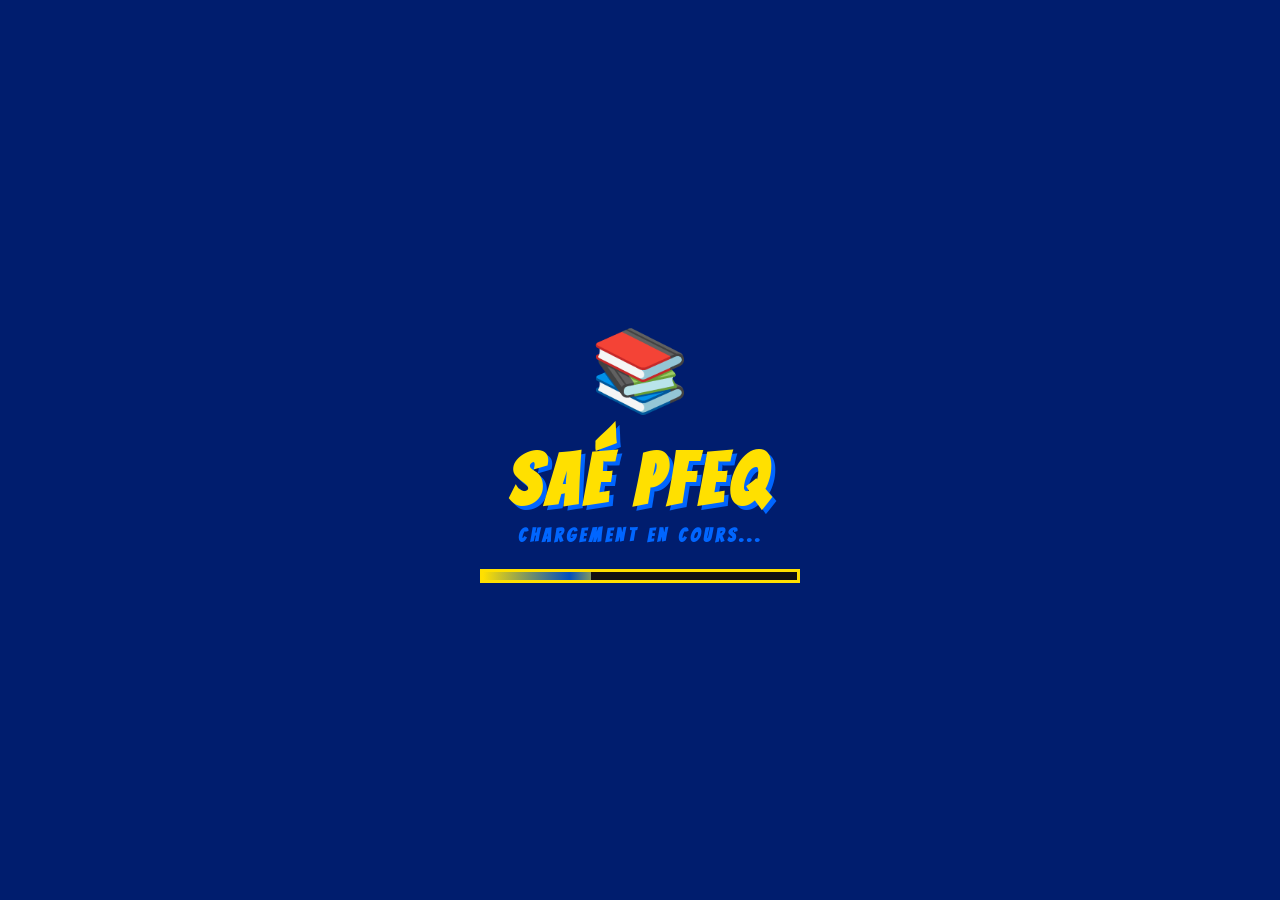
<file: sae/index.html>
<!DOCTYPE html>
<html lang="fr">
<head>
  <meta charset="UTF-8">
  <meta name="viewport" content="width=device-width, initial-scale=1.0">
  <title>📚 Zone Total Sport — SAÉ PFEQ</title>
  <link href="https://fonts.googleapis.com/css2?family=Bangers&family=Nunito:wght@700;900&display=swap" rel="stylesheet">
  <link rel="stylesheet" href="../comic.css">
</head>
<body>

<canvas id="bgCanvas"></canvas>

<div id="loading" class="loading-screen">
  <div class="loading-burst">📚</div>
  <div class="loading-title">SAÉ PFEQ</div>
  <div class="loading-sub">CHARGEMENT EN COURS...</div>
  <div class="loading-bar-wrap"><div class="loading-bar-fill" id="loadBar"></div></div>
</div>

<div id="app" class="app-wrapper hidden">

  <header class="site-header">
    <div class="header-inner">
      <div class="header-logo">
        <div>
          <div class="site-title">📚 SAÉ PFEQ</div>
          <div class="site-sub">SITUATIONS D'APPRENTISSAGE ET D'ÉVALUATION · QUÉBEC</div>
        </div>
      </div>
      <div style="display:flex;gap:0.8rem;flex-wrap:wrap;align-items:center">
        <div class="header-badge" id="badge-total">0<span>SAÉ</span></div>
        <div class="header-badge" id="badge-cycles">0<span>CYCLES</span></div>
        <button class="tbi-toggle-btn" onclick="openSaeTBI(0)">📺 MODE TBI</button>
        <a href="." style="font-family:'Bangers',cursive;font-size:1rem;letter-spacing:1px;color:var(--yellow);background:var(--blue);border:3px solid var(--yellow);padding:0.4rem 0.9rem;text-decoration:none;box-shadow:3px 3px 0 var(--yellow)">🔄 ACCUEIL</a>
      </div>
    </div>
  </header>

  <main class="main-content">

    <div class="section-hero hero-bg-sae">
      <div class="hero-icon">🏫</div>
      <div>
        <div class="hero-title">BANQUE DE SAÉ CONFORMES AU PFEQ</div>
        <div class="hero-sub">1000+ SAÉ complètes · Maternelle → Secondaire 5 · Grilles d'évaluation incluses · Origines mondiales</div>
      </div>
    </div>

    <div class="controls-bar">
      <input type="text" id="search" class="search-input" placeholder="🔍 Rechercher une SAÉ...">
      <select id="f-cycle" class="filter-select">
        <option value="">Tous les cycles</option>
        <option value="Préscolaire">🌱 Préscolaire (4-5 ans)</option>
        <option value="1er cycle">📗 1er cycle primaire (6-8 ans)</option>
        <option value="2e cycle">📘 2e cycle primaire (8-10 ans)</option>
        <option value="3e cycle">📙 3e cycle primaire (10-12 ans)</option>
        <option value="Secondaire">🎓 Secondaire (12-18 ans)</option>
      </select>
      <select id="f-competence" class="filter-select">
        <option value="">Toutes les compétences</option>
        <option value="Manipulation">🎯 Manipulation</option>
        <option value="Locomotion">🏃 Locomotion</option>
        <option value="Mobilité">🤸 Mobilité</option>
        <option value="Coopération">🤝 Coopération</option>
        <option value="Opposition">⚔️ Opposition</option>
        <option value="Poursuite">🌀 Poursuite</option>
        <option value="Collectif">🏅 Sports Collectifs</option>
        <option value="Expression">💃 Expression</option>
        <option value="Raquettes">🏸 Raquettes</option>
        <option value="Extérieur">🌿 Extérieur</option>
      </select>
      <select id="f-duree" class="filter-select">
        <option value="">Toutes les durées</option>
        <option value="1">1 période</option>
        <option value="2">2 périodes</option>
        <option value="3">3+ périodes</option>
      </select>
    </div>

    <div class="stats-bar">
      <span class="stat-pill pill-yellow" id="count-total">0 SAÉ</span>
      <span class="stat-pill pill-blue"   id="count-cycles">0 cycles couverts</span>
      <span class="stat-pill pill-navy"   id="count-pays">0 cultures mondiales</span>
    </div>

    <div id="grid" class="cards-grid"></div>

  </main>
</div>

<!-- Modal -->
<div id="modal" class="modal hidden">
  <div class="modal-backdrop" id="modal-backdrop"></div>
  <div class="modal-box">
    <div id="modal-body"></div>
  </div>
</div>

<script src="../comic-bg.js"></script>
<script src="sae-app.js"></script>
<script src="../comic-animations.js"></script>
</body>
</html>
</file>
<file: comic.css>
/* ============================================================
   ZONE TOTAL SPORT — THÈME POP ART COMIC CARTOON
   Bleu #004EBF + Jaune #FFE000 | Police: Bangers
   ============================================================ */
@import url('https://fonts.googleapis.com/css2?family=Bangers&family=Nunito:wght@700;900&display=swap');

:root {
  --blue:       #004EBF;
  --blue2:      #0066FF;
  --navy:       #001D6E;
  --yellow:     #FFE000;
  --yellow2:    #FFB800;
  --white:      #FFFFFF;
  --red:        #FF2828;
  --lightblue:  #D6E8FF;
  --border:     3px solid var(--navy);
  --border-fat: 5px solid var(--navy);
  --shadow:     4px 4px 0 var(--navy);
  --shadow-l:   7px 7px 0 var(--navy);
}

*, *::before, *::after { box-sizing: border-box; margin: 0; padding: 0; }
html { scroll-behavior: smooth; }

body {
  font-family: 'Nunito', sans-serif;
  font-weight: 700;
  min-height: 100vh;
  overflow-x: hidden;
  position: relative;
}

/* ===== BACKGROUND COMIC POP ART (Ben-Day dots) ===== */
body::before {
  content: '';
  position: fixed;
  inset: 0;
  z-index: 0;
  background-color: var(--yellow);
  background-image:
    radial-gradient(circle, var(--blue) 22%, transparent 23%);
  background-size: 22px 22px;
  opacity: 0.18;
  pointer-events: none;
}

/* Rayon burst depuis coin inférieur droit */
body::after {
  content: '';
  position: fixed;
  inset: 0;
  z-index: 0;
  background:
    repeating-conic-gradient(
      from 170deg at 100% 100%,
      var(--yellow) 0deg 18deg,
      var(--blue) 18deg 36deg
    );
  opacity: 0.12;
  pointer-events: none;
}

/* ===== CANVAS FOND (remplace les pseudo-elements) ===== */
#bgCanvas {
  position: fixed;
  inset: 0;
  width: 100%;
  height: 100%;
  z-index: 0;
  pointer-events: none;
}

/* ===== WRAPPER ===== */
.app-wrapper {
  position: relative;
  z-index: 1;
  min-height: 100vh;
}

/* ===== LOADING ===== */
.loading-screen {
  position: fixed;
  inset: 0;
  z-index: 9999;
  background: var(--navy);
  display: flex;
  align-items: center;
  justify-content: center;
  flex-direction: column;
}
.loading-screen.hidden { display: none; }

.loading-burst {
  font-size: 5rem;
  animation: burstSpin 1s ease-in-out infinite;
}
@keyframes burstSpin {
  0%,100% { transform: scale(1) rotate(-15deg); }
  50%      { transform: scale(1.3) rotate(15deg); }
}

.loading-title {
  font-family: 'Bangers', cursive;
  font-size: clamp(2rem, 8vw, 4.5rem);
  color: var(--yellow);
  letter-spacing: 6px;
  text-shadow: 4px 4px 0 var(--blue2);
  margin-top: 1rem;
}

.loading-sub {
  font-family: 'Bangers', cursive;
  color: var(--blue2);
  letter-spacing: 4px;
  font-size: 1.2rem;
  margin-top: 0.4rem;
  animation: blink 0.8s step-start infinite;
}
@keyframes blink { 50% { opacity: 0; } }

.loading-bar-wrap {
  width: min(320px, 80vw);
  height: 14px;
  border: 3px solid var(--yellow);
  margin-top: 1.5rem;
  background: #111;
}
.loading-bar-fill {
  height: 100%;
  background: linear-gradient(90deg, var(--yellow), var(--blue2));
  width: 0%;
  transition: width 0.3s ease;
}

/* ===== HEADER ===== */
.site-header {
  background: var(--navy);
  border-bottom: var(--border-fat);
  position: sticky;
  top: 0;
  z-index: 100;
}
.header-inner {
  max-width: 1500px;
  margin: 0 auto;
  padding: 0.9rem 1.5rem;
  display: flex;
  align-items: center;
  justify-content: space-between;
  gap: 1rem;
  flex-wrap: wrap;
}
.header-logo { display: flex; align-items: center; gap: 0.8rem; }

.site-title {
  font-family: 'Bangers', cursive;
  font-size: clamp(1.8rem, 5vw, 3.2rem);
  color: var(--yellow);
  letter-spacing: 4px;
  text-shadow: 3px 3px 0 var(--blue2);
  line-height: 1;
}
.site-sub {
  font-family: 'Bangers', cursive;
  color: var(--blue2);
  font-size: clamp(0.65rem, 1.5vw, 0.9rem);
  letter-spacing: 2px;
  margin-top: 0.1rem;
}

.header-badge {
  font-family: 'Bangers', cursive;
  font-size: 1.6rem;
  color: var(--yellow);
  background: var(--blue);
  border: 3px solid var(--yellow);
  padding: 0.3rem 0.8rem;
  letter-spacing: 2px;
  box-shadow: 3px 3px 0 var(--yellow2);
  text-align: center;
  min-width: 80px;
}
.header-badge span {
  display: block;
  font-size: 0.5rem;
  color: var(--blue2);
  letter-spacing: 2px;
}

/* ===== HERO SECTION ===== */
.section-hero {
  display: flex;
  align-items: center;
  gap: 1.5rem;
  padding: 1.5rem 2rem;
  border: var(--border-fat);
  box-shadow: var(--shadow-l);
  margin-bottom: 1.5rem;
  position: relative;
  overflow: hidden;
}
.hero-bg-jeux    { background: linear-gradient(135deg, var(--blue), var(--navy)); color: var(--white); }
.hero-bg-sae     { background: linear-gradient(135deg, #1a7f3c, #0d4d22); color: var(--white); }
.hero-bg-musique { background: linear-gradient(135deg, #7b1fa2, #4a0e6a); color: var(--white); }

.section-hero::after {
  content: '';
  position: absolute;
  right: -30px; top: -30px;
  width: 160px; height: 160px;
  background: rgba(255,224,0,0.15);
  border-radius: 50%;
}
.hero-icon { font-size: 4rem; flex-shrink: 0; filter: drop-shadow(3px 3px 0 rgba(0,0,0,0.3)); }
.hero-title {
  font-family: 'Bangers', cursive;
  font-size: clamp(1.5rem, 3.5vw, 2.8rem);
  letter-spacing: 3px;
  text-shadow: 2px 2px 0 rgba(0,0,0,0.3);
}
.hero-sub { font-size: 0.9rem; opacity: 0.9; margin-top: 0.3rem; letter-spacing: 1px; }

/* ===== CONTROLS ===== */
.controls-bar {
  display: flex;
  gap: 0.8rem;
  flex-wrap: wrap;
  align-items: center;
  background: var(--navy);
  padding: 0.9rem 1.2rem;
  border: var(--border-fat);
  box-shadow: var(--shadow);
  margin-bottom: 1.2rem;
}

.search-input {
  font-family: 'Bangers', cursive;
  font-size: 1.1rem;
  letter-spacing: 1px;
  padding: 0.6rem 1rem;
  border: var(--border);
  background: var(--white);
  color: var(--navy);
  outline: none;
  flex: 1;
  min-width: 180px;
  box-shadow: var(--shadow);
  transition: transform 0.15s;
}
.search-input:focus { transform: scale(1.02); background: #fffde0; }

.filter-select {
  font-family: 'Bangers', cursive;
  font-size: 0.95rem;
  letter-spacing: 1px;
  padding: 0.6rem 1rem;
  border: var(--border);
  background: var(--yellow);
  color: var(--navy);
  cursor: pointer;
  box-shadow: var(--shadow);
  outline: none;
  transition: background 0.15s;
}
.filter-select:hover { background: var(--blue2); color: var(--white); }

/* ===== STATS BAR ===== */
.stats-bar {
  display: flex;
  gap: 0.7rem;
  flex-wrap: wrap;
  align-items: center;
  margin-bottom: 1.2rem;
}

.stat-pill {
  font-family: 'Bangers', cursive;
  font-size: 0.95rem;
  letter-spacing: 2px;
  padding: 0.3rem 0.9rem;
  border: var(--border);
  box-shadow: var(--shadow);
}
.pill-yellow { background: var(--yellow); color: var(--navy); }
.pill-blue   { background: var(--blue);   color: var(--white); }
.pill-navy   { background: var(--navy);   color: var(--yellow); }

/* ===== MAIN LAYOUT ===== */
.main-content {
  max-width: 1500px;
  margin: 0 auto;
  padding: 1.5rem;
}

/* ===== CARDS GRID ===== */
.cards-grid {
  display: grid;
  grid-template-columns: repeat(auto-fill, minmax(268px, 1fr));
  gap: 1.2rem;
}

/* ===== CARD ===== */
.zts-card {
  background: rgba(255,255,255,0.88);
  backdrop-filter: blur(6px);
  -webkit-backdrop-filter: blur(6px);
  border: var(--border-fat);
  box-shadow: var(--shadow);
  cursor: pointer;
  transition: transform 0.18s, box-shadow 0.18s;
  position: relative;
  overflow: hidden;
  display: flex;
  flex-direction: column;
}
.zts-card:nth-child(3n+1) { transform: rotate(-0.5deg); }
.zts-card:nth-child(3n+2) { transform: rotate(0.4deg); }
.zts-card:nth-child(3n+3) { transform: rotate(-0.3deg); }
.zts-card:hover {
  transform: rotate(0) scale(1.06) translateY(-4px) !important;
  box-shadow: var(--shadow-l);
  z-index: 10;
}

/* Comic halftone dots sur les cartes */
.zts-card::before {
  content: '';
  position: absolute;
  top: 0; right: 0;
  width: 70px; height: 70px;
  background-image: radial-gradient(circle, var(--navy) 20%, transparent 21%);
  background-size: 8px 8px;
  opacity: 0.08;
  pointer-events: none;
}

.card-top {
  height: 10px;
  flex-shrink: 0;
}

/* Top bar colors by category */
.bar-jeux      { background: linear-gradient(90deg, var(--blue), var(--blue2)); }
.bar-bc        { background: linear-gradient(90deg, #FF4444, #CC0000); }
.bar-poursuite { background: linear-gradient(90deg, #00CEC9, #00B09B); }
.bar-coop      { background: linear-gradient(90deg, #00B894, #007A4D); }
.bar-oppo      { background: linear-gradient(90deg, #FF7675, #D63031); }
.bar-collectif { background: linear-gradient(90deg, var(--yellow), var(--yellow2)); }
.bar-sans      { background: linear-gradient(90deg, #A29BFE, #6C5CE7); }
.bar-exterieur { background: linear-gradient(90deg, #55EFC4, #00B894); }
.bar-trad      { background: linear-gradient(90deg, #FD79A8, #E84393); }
.bar-indiv     { background: linear-gradient(90deg, #FDCB6E, #E17055); }
.bar-sae       { background: linear-gradient(90deg, var(--blue2), var(--navy)); }
.bar-musique   { background: linear-gradient(90deg, #A855F7, #7C3AED); }
.bar-default   { background: linear-gradient(90deg, var(--blue), var(--navy)); }

.card-body { padding: 0.9rem 1rem 0.6rem; flex: 1; }

.card-eyebrow {
  font-size: 0.68rem;
  font-weight: 900;
  color: var(--blue);
  text-transform: uppercase;
  letter-spacing: 1px;
  margin-bottom: 0.4rem;
  display: flex;
  gap: 0.5rem;
  flex-wrap: wrap;
  align-items: center;
}

.cat-badge {
  font-family: 'Bangers', cursive;
  font-size: 0.7rem;
  letter-spacing: 1px;
  padding: 0.1rem 0.5rem;
  border: 2px solid var(--navy);
  background: var(--blue);
  color: var(--white);
}

.card-title {
  font-family: 'Bangers', cursive;
  font-size: 1.3rem;
  letter-spacing: 1px;
  line-height: 1.2;
  color: var(--navy);
  margin-bottom: 0.4rem;
}

.card-desc {
  font-size: 0.78rem;
  color: #334;
  line-height: 1.4;
  margin-bottom: 0.6rem;
  display: -webkit-box;
  -webkit-line-clamp: 2;
  -webkit-box-orient: vertical;
  overflow: hidden;
}

.card-meta {
  display: grid;
  grid-template-columns: 1fr 1fr;
  gap: 0.3rem;
  font-size: 0.76rem;
  color: #334;
  margin-bottom: 0.6rem;
}

.card-tags {
  display: flex;
  flex-wrap: wrap;
  gap: 0.3rem;
}
.ctag {
  font-family: 'Bangers', cursive;
  font-size: 0.68rem;
  letter-spacing: 1px;
  padding: 0.1rem 0.5rem;
  border: 2px solid var(--navy);
  background: var(--yellow);
  color: var(--navy);
}
.ctag-blue { background: var(--blue); color: var(--white); }

.card-footer {
  background: var(--blue);
  color: var(--yellow);
  font-family: 'Bangers', cursive;
  font-size: 0.85rem;
  letter-spacing: 2px;
  text-align: center;
  padding: 0.4rem;
  transition: all 0.15s;
}
.zts-card:hover .card-footer { background: var(--yellow); color: var(--navy); }

/* ===== EMPTY STATE ===== */
.empty-state {
  grid-column: 1/-1;
  text-align: center;
  font-family: 'Bangers', cursive;
  font-size: 1.8rem;
  color: var(--navy);
  background: var(--white);
  border: var(--border-fat);
  padding: 3rem;
  box-shadow: var(--shadow-l);
  letter-spacing: 2px;
}

/* ===== MODAL ===== */
.modal {
  position: fixed;
  inset: 0;
  z-index: 500;
  display: flex;
  align-items: flex-start;
  justify-content: center;
  padding: 1.5rem;
  overflow-y: auto;
}
.modal.hidden { display: none; }

.modal-backdrop {
  position: fixed;
  inset: 0;
  background: rgba(0,20,80,0.88);
  z-index: -1;
  cursor: pointer;
}

.modal-box {
  background: var(--white);
  border: var(--border-fat);
  box-shadow: 10px 10px 0 var(--blue);
  max-width: 820px;
  width: 100%;
  animation: popIn 0.3s cubic-bezier(0.175, 0.885, 0.32, 1.275);
  position: relative;
}
@keyframes popIn {
  0%   { transform: scale(0.5) rotate(-5deg); opacity: 0; }
  100% { transform: scale(1) rotate(0); opacity: 1; }
}

.modal-head {
  background: var(--navy);
  padding: 1.5rem 4rem 1.5rem 2rem;
  border-bottom: 5px solid var(--yellow);
  position: relative;
}
/* Halftone dots on modal header */
.modal-head::after {
  content: '';
  position: absolute;
  inset: 0;
  background-image: radial-gradient(circle, rgba(255,224,0,0.15) 25%, transparent 26%);
  background-size: 14px 14px;
  pointer-events: none;
}

.modal-icon { font-size: 2.5rem; margin-bottom: 0.4rem; position: relative; z-index: 1; }
.modal-title {
  font-family: 'Bangers', cursive;
  font-size: clamp(1.5rem, 4vw, 2.4rem);
  color: var(--yellow);
  letter-spacing: 2px;
  line-height: 1.1;
  position: relative; z-index: 1;
}
.modal-sub {
  color: var(--blue2);
  font-size: 0.88rem;
  font-weight: 700;
  margin-top: 0.3rem;
  position: relative; z-index: 1;
}

.modal-close-btn {
  position: absolute;
  top: 1rem; right: 1rem;
  font-family: 'Bangers', cursive;
  font-size: 0.95rem;
  letter-spacing: 2px;
  background: var(--red);
  color: var(--white);
  border: 3px solid var(--white);
  padding: 0.4rem 0.8rem;
  cursor: pointer;
  box-shadow: var(--shadow);
  transition: transform 0.15s;
  z-index: 10;
}
.modal-close-btn:hover { transform: scale(1.1) rotate(5deg); }

.modal-body { padding: 1.8rem 2rem; }

.modal-chips {
  display: flex;
  flex-wrap: wrap;
  gap: 0.7rem;
  margin-bottom: 1.5rem;
}
.chip {
  border: var(--border);
  padding: 0.5rem 0.9rem;
  box-shadow: var(--shadow);
  text-align: center;
  min-width: 90px;
}
.chip-label {
  font-family: 'Bangers', cursive;
  font-size: 0.6rem;
  letter-spacing: 2px;
  color: #556;
  display: block;
  margin-bottom: 0.15rem;
}
.chip-val { font-weight: 900; font-size: 0.88rem; }
.chip-y { background: var(--yellow); }
.chip-b { background: var(--blue); color: var(--white); }
.chip-b .chip-label { color: #adf; }
.chip-w { background: var(--white); }

.modal-section {
  margin-bottom: 1.4rem;
  border-left: 5px solid var(--yellow);
  padding-left: 1rem;
}
.modal-section.blue-accent { border-left-color: var(--blue2); }
.modal-section.red-accent  { border-left-color: var(--red); }

.modal-section-title {
  font-family: 'Bangers', cursive;
  font-size: 1.15rem;
  letter-spacing: 2px;
  color: var(--navy);
  margin-bottom: 0.5rem;
}
.modal-text { font-size: 0.88rem; line-height: 1.6; color: #223; }

.modal-list { list-style: none; padding: 0; }
.modal-list li {
  font-size: 0.88rem;
  padding: 0.35rem 0;
  border-bottom: 1px dashed #cce;
  display: flex; gap: 0.5rem;
}
.modal-list li::before { content: '▸'; color: var(--blue); font-weight: 900; }

.modal-tag-row { display: flex; flex-wrap: wrap; gap: 0.4rem; margin-top: 0.5rem; }
.modal-tag {
  font-family: 'Bangers', cursive;
  font-size: 0.72rem; letter-spacing: 1px;
  padding: 0.15rem 0.55rem;
  border: 2px solid var(--navy);
  background: var(--yellow);
}
.modal-tag-blue { background: var(--blue); color: var(--white); }

/* Eval grid */
.eval-grid { display: grid; grid-template-columns: repeat(auto-fill, minmax(175px, 1fr)); gap: 0.7rem; margin-top: 0.5rem; }
.eval-cell { border: var(--border); padding: 0.8rem; text-align: center; box-shadow: var(--shadow); }
.eval-label { font-family: 'Bangers', cursive; font-size: 0.9rem; letter-spacing: 1px; }
.eval-desc { font-size: 0.76rem; color: #445; margin-top: 0.3rem; line-height: 1.3; }
.eval-tres-bien { background: #4CAF50; }
.eval-bien      { background: var(--yellow); }
.eval-en-dev    { background: #FF9800; color: #fff; }
.eval-en-dev .eval-desc { color: #ffe; }

/* ===== MUSIC SPECIFIC ===== */
.bpm-display {
  font-family: 'Bangers', cursive;
  font-size: 2.5rem;
  color: var(--blue);
  letter-spacing: 4px;
  line-height: 1;
}
.bpm-unit {
  font-family: 'Bangers', cursive;
  font-size: 0.8rem;
  color: var(--navy);
  letter-spacing: 2px;
}

.music-card-bpm {
  font-family: 'Bangers', cursive;
  font-size: 1.8rem;
  color: var(--blue);
  letter-spacing: 3px;
  line-height: 1;
}

.licence-badge {
  font-family: 'Bangers', cursive;
  font-size: 0.7rem;
  letter-spacing: 1px;
  padding: 0.15rem 0.5rem;
  border: 2px solid var(--navy);
}
.lic-cc0    { background: #4CAF50; color: #fff; }
.lic-cc     { background: var(--yellow); }
.lic-free   { background: var(--blue2); color: #fff; }
.lic-paying { background: #FF9800; color: #fff; }

/* ===== SECTION TITLES ===== */
.section-h2 {
  font-family: 'Bangers', cursive;
  font-size: clamp(1.4rem, 3.5vw, 2.2rem);
  letter-spacing: 3px;
  color: var(--white);
  background: var(--navy);
  border: var(--border-fat);
  padding: 0.7rem 1.4rem;
  box-shadow: var(--shadow-l);
  margin: 2rem 0 1.2rem;
  display: inline-block;
}

/* ===== BPM GUIDE CARDS ===== */
.bpm-grid { display: grid; grid-template-columns: repeat(auto-fill, minmax(200px, 1fr)); gap: 1rem; margin-bottom: 1.5rem; }
.bpm-card {
  background: var(--navy);
  border: 4px solid var(--yellow);
  padding: 1.1rem;
  box-shadow: var(--shadow);
  transition: transform 0.18s;
}
.bpm-card:hover { transform: scale(1.04) rotate(-1deg); }
.bpm-moment {
  font-family: 'Bangers', cursive;
  font-size: 1rem; letter-spacing: 2px;
  color: var(--white); margin-bottom: 0.4rem;
}
.bpm-num {
  font-family: 'Bangers', cursive;
  font-size: 2.5rem; color: var(--yellow);
  letter-spacing: 4px; line-height: 1;
}
.bpm-label { font-family: 'Bangers', cursive; font-size: 0.75rem; color: var(--blue2); letter-spacing: 3px; }
.bpm-desc { font-size: 0.8rem; color: #aac; margin-top: 0.4rem; line-height: 1.4; }

/* ===== SOURCE CARDS ===== */
.sources-grid { display: grid; grid-template-columns: repeat(auto-fill, minmax(250px, 1fr)); gap: 1rem; margin-bottom: 1.5rem; }
.source-card {
  background: var(--white);
  border: var(--border-fat);
  padding: 1.1rem;
  box-shadow: var(--shadow);
  display: flex; flex-direction: column;
  transition: transform 0.18s;
}
.source-card:nth-child(odd)  { transform: rotate(-0.4deg); }
.source-card:nth-child(even) { transform: rotate(0.4deg); }
.source-card:hover { transform: scale(1.04) rotate(0) !important; box-shadow: var(--shadow-l); }
.source-name { font-family: 'Bangers', cursive; font-size: 1.3rem; letter-spacing: 2px; color: var(--navy); margin-bottom: 0.4rem; }
.source-bpm { font-size: 0.72rem; font-weight: 900; color: var(--red); letter-spacing: 1px; margin-bottom: 0.4rem; }
.source-desc { font-size: 0.84rem; color: #334; flex: 1; line-height: 1.4; }
.source-link {
  display: block; margin-top: 0.9rem;
  font-family: 'Bangers', cursive; letter-spacing: 2px; font-size: 0.9rem;
  color: var(--navy); background: var(--yellow);
  border: var(--border); padding: 0.4rem;
  text-decoration: none; text-align: center;
  box-shadow: var(--shadow); transition: all 0.15s;
}
.source-link:hover { background: var(--blue); color: var(--yellow); }

/* ===== SCROLLBAR ===== */
::-webkit-scrollbar { width: 10px; }
::-webkit-scrollbar-track { background: var(--navy); }
::-webkit-scrollbar-thumb { background: var(--yellow); border: 2px solid var(--navy); }
::-webkit-scrollbar-thumb:hover { background: var(--blue2); }

/* ===== RESPONSIVE ===== */
@media (max-width: 640px) {
  .controls-bar { flex-direction: column; }
  .search-input { min-width: 100%; }
  .cards-grid { grid-template-columns: 1fr; }
  .modal-body { padding: 1.2rem; }
  .section-hero { flex-direction: column; text-align: center; }
}

/* ===== UTILITY ===== */
.hidden { display: none !important; }
.tab-section { display: none; }
.tab-section.active { display: block; }

/* ═══ TBI MODE ═══ */
.tbi-overlay {
  position: fixed; inset: 0; z-index: 9999;
  background: #001D6E; color: #FFE000;
  display: flex; flex-direction: column;
  font-family: 'Bangers', cursive;
  overflow: hidden;
}
.tbi-header {
  background: #FFE000; color: #001D6E;
  padding: 0.6rem 2rem;
  display: flex; justify-content: space-between; align-items: center;
  border-bottom: 5px solid #004EBF;
  flex-shrink: 0;
}
.tbi-logo { font-size: 1.4rem; letter-spacing: 3px; }
.tbi-nav-info { font-size: 1.1rem; letter-spacing: 2px; }
.tbi-btn-exit {
  background: #004EBF; color: #FFE000;
  border: 3px solid #FFE000; padding: 0.4rem 1.2rem;
  font-family: 'Bangers', cursive; font-size: 1.2rem; letter-spacing: 2px;
  cursor: pointer; box-shadow: 3px 3px 0 rgba(255,255,255,0.3);
}
.tbi-content {
  flex: 1; display: flex; align-items: stretch;
  overflow: hidden; position: relative;
}
.tbi-left {
  width: 45%; background: #002080;
  display: flex; flex-direction: column; align-items: center; justify-content: center;
  padding: 2rem; border-right: 5px solid #FFE000;
  gap: 1.2rem;
}
.tbi-title {
  font-size: clamp(2.2rem, 5vw, 4rem);
  letter-spacing: 3px; text-align: center; line-height: 1.1;
  color: #FFE000; text-shadow: 4px 4px 0 rgba(0,0,0,0.4);
}
.tbi-cat-badge {
  background: #FFE000; color: #001D6E;
  font-size: 1.3rem; letter-spacing: 2px;
  padding: 0.3rem 1.5rem; border: 3px solid #001D6E;
}
.tbi-svg-wrap {
  width: 280px; height: 200px; border: 4px solid #FFE000;
  background: rgba(0,0,0,0.3); overflow: hidden;
}
.tbi-svg-wrap svg { width: 100%; height: 100%; }
.tbi-meta {
  display: flex; gap: 1.5rem; flex-wrap: wrap; justify-content: center;
}
.tbi-meta-chip {
  background: #004EBF; color: #FFE000;
  font-size: 1.4rem; letter-spacing: 2px;
  padding: 0.3rem 1rem; border: 3px solid #FFE000;
}
.tbi-right {
  flex: 1; padding: 2rem 2.5rem;
  overflow-y: auto; display: flex; flex-direction: column; gap: 1.5rem;
}
.tbi-section-title {
  font-size: 1.5rem; letter-spacing: 3px; color: #FFE000;
  border-bottom: 3px solid #FFE000; padding-bottom: 0.3rem;
}
.tbi-rules {
  list-style: none; padding: 0; margin: 0;
  display: flex; flex-direction: column; gap: 0.7rem;
}
.tbi-rules li {
  font-family: 'Nunito', sans-serif; font-size: 1.2rem; font-weight: 700;
  color: #fff; background: rgba(255,255,255,0.08);
  padding: 0.6rem 1rem; border-left: 5px solid #FFE000;
  line-height: 1.4;
}
.tbi-materiel {
  display: flex; flex-wrap: wrap; gap: 0.7rem;
}
.tbi-mat-chip {
  background: rgba(255,224,0,0.15); color: #FFE000;
  border: 2px solid #FFE000; padding: 0.4rem 0.9rem;
  font-family: 'Nunito', sans-serif; font-size: 1rem; font-weight: 700;
}
.tbi-timer {
  display: flex; gap: 0.7rem; flex-wrap: wrap; align-items: center;
}
.tbi-timer-btn {
  background: #1a7f3c; color: #fff;
  border: 3px solid #FFE000; padding: 0.5rem 1.1rem;
  font-family: 'Bangers', cursive; font-size: 1.3rem; letter-spacing: 2px;
  cursor: pointer; transition: transform 0.1s;
}
.tbi-timer-btn:active { transform: scale(0.95); }
.tbi-timer-display {
  font-size: 2.5rem; letter-spacing: 3px; color: #FFE000;
  min-width: 90px; text-align: center;
}
.tbi-timer-display.running { color: #ff6b35; animation: tbi-pulse 1s infinite; }
@keyframes tbi-pulse { 0%,100%{opacity:1} 50%{opacity:0.7} }
.tbi-nav-arrows {
  position: absolute; bottom: 0; left: 0; right: 0;
  display: flex; justify-content: space-between; align-items: center;
  padding: 1rem 2rem; background: rgba(0,0,30,0.6);
  border-top: 3px solid #FFE000; z-index: 10;
}
.tbi-arrow {
  background: #FFE000; color: #001D6E;
  border: 4px solid #001D6E; padding: 0.7rem 2rem;
  font-family: 'Bangers', cursive; font-size: 1.8rem; letter-spacing: 2px;
  cursor: pointer; box-shadow: 4px 4px 0 rgba(0,0,0,0.3);
  user-select: none; transition: transform 0.1s;
}
.tbi-arrow:active { transform: scale(0.95); }
.tbi-counter {
  font-size: 1.5rem; letter-spacing: 3px; color: #FFE000;
}
.tbi-present-btn {
  background: #004EBF; color: #FFE000;
  border: 3px solid #FFE000; padding: 0.4rem 0.9rem;
  font-family: 'Bangers', cursive; font-size: 1rem; letter-spacing: 2px;
  cursor: pointer; width: 100%; text-align: center;
  box-shadow: 3px 3px 0 rgba(0,0,0,0.2);
}
.tbi-present-btn:hover { background: #FFE000; color: #004EBF; }

/* TBI toolbar button in header */
.tbi-toggle-btn {
  background: #004EBF; color: #FFE000;
  border: 3px solid #FFE000; padding: 0.4rem 0.9rem;
  font-family: 'Bangers', cursive; font-size: 1rem; letter-spacing: 2px;
  cursor: pointer; box-shadow: 3px 3px 0 var(--yellow);
  text-decoration: none; display: inline-block;
}

/* ============================================================
   ANIMATIONS & INTERACTIONS — ZONE TOTAL SPORT
   ============================================================ */

/* ── KEYFRAMES ── */
@keyframes zts-fadeInUp {
  from { opacity: 0; transform: translateY(30px) scale(0.97); }
  to   { opacity: 1; transform: translateY(0)    scale(1);    }
}
@keyframes zts-fadeInLeft {
  from { opacity: 0; transform: translateX(-30px); }
  to   { opacity: 1; transform: translateX(0);     }
}
@keyframes zts-pop {
  0%   { transform: scale(1);    }
  40%  { transform: scale(1.12); }
  70%  { transform: scale(0.95); }
  100% { transform: scale(1);    }
}
@keyframes zts-shake {
  0%,100% { transform: translateX(0); }
  20%     { transform: translateX(-6px) rotate(-2deg); }
  40%     { transform: translateX(6px)  rotate(2deg);  }
  60%     { transform: translateX(-4px) rotate(-1deg); }
  80%     { transform: translateX(4px)  rotate(1deg);  }
}
@keyframes zts-pulse-glow {
  0%,100% { box-shadow: 4px 4px 0 var(--navy); }
  50%     { box-shadow: 4px 4px 0 var(--navy), 0 0 20px rgba(255,224,0,0.6); }
}
@keyframes zts-bounce-in {
  0%   { opacity: 0; transform: scale(0.3) rotate(-5deg); }
  50%  { opacity: 1; transform: scale(1.08) rotate(2deg); }
  70%  { transform: scale(0.95) rotate(-1deg); }
  100% { transform: scale(1) rotate(0deg); }
}
@keyframes zts-slide-down {
  from { opacity: 0; transform: translateY(-20px); max-height: 0; }
  to   { opacity: 1; transform: translateY(0);     max-height: 1000px; }
}
@keyframes zts-shimmer {
  0%   { background-position: -200% center; }
  100% { background-position:  200% center; }
}
@keyframes zts-count-pop {
  0%   { transform: scale(1); }
  50%  { transform: scale(1.3); color: var(--yellow); }
  100% { transform: scale(1); }
}
@keyframes zts-spin-in {
  from { opacity: 0; transform: rotate(-180deg) scale(0); }
  to   { opacity: 1; transform: rotate(0deg) scale(1); }
}
@keyframes zts-float {
  0%,100% { transform: translateY(0px); }
  50%     { transform: translateY(-8px); }
}
@keyframes zts-ripple {
  to { transform: scale(4); opacity: 0; }
}
@keyframes zts-hero-text {
  0%   { opacity: 0; transform: translateX(-40px) skewX(-5deg); }
  100% { opacity: 1; transform: translateX(0)     skewX(0deg);  }
}
@keyframes zts-badge-pop {
  0%   { transform: scale(0) rotate(-10deg); opacity: 0; }
  60%  { transform: scale(1.15) rotate(3deg); opacity: 1; }
  100% { transform: scale(1) rotate(0deg); }
}
@keyframes zts-loading-bar-stripe {
  from { background-position: 0 0; }
  to   { background-position: 40px 0; }
}

/* ── CARD ENTRANCE (staggered) ── */
.zts-card {
  animation: zts-fadeInUp 0.4s cubic-bezier(0.34,1.2,0.64,1) both;
}
.zts-card:nth-child(1)  { animation-delay: 0.04s; }
.zts-card:nth-child(2)  { animation-delay: 0.08s; }
.zts-card:nth-child(3)  { animation-delay: 0.12s; }
.zts-card:nth-child(4)  { animation-delay: 0.16s; }
.zts-card:nth-child(5)  { animation-delay: 0.20s; }
.zts-card:nth-child(6)  { animation-delay: 0.24s; }
.zts-card:nth-child(7)  { animation-delay: 0.28s; }
.zts-card:nth-child(8)  { animation-delay: 0.30s; }
.zts-card:nth-child(n+9){ animation-delay: 0.32s; }

/* ── CARD HOVER ── */
.zts-card {
  transition: transform 0.2s cubic-bezier(0.34,1.4,0.64,1),
              box-shadow 0.2s ease;
  cursor: pointer;
  will-change: transform;
}
.zts-card:hover {
  transform: translateY(-6px) scale(1.02);
  box-shadow: 8px 8px 0 var(--navy), 0 12px 30px rgba(0,30,110,0.15);
  z-index: 2;
}
.zts-card:active {
  transform: translateY(-2px) scale(0.99);
  box-shadow: 3px 3px 0 var(--navy);
  transition-duration: 0.05s;
}

/* ── BUTTON EFFECTS ── */
button, .btn, [role="button"] {
  transition: transform 0.15s cubic-bezier(0.34,1.4,0.64,1),
              box-shadow 0.15s ease,
              background-color 0.15s ease;
  position: relative;
  overflow: hidden;
}
button:hover:not(:disabled), .btn:hover {
  transform: translateY(-2px) scale(1.04);
}
button:active:not(:disabled), .btn:active {
  transform: scale(0.96);
  transition-duration: 0.05s;
}

/* Ripple effect */
.zts-ripple {
  position: absolute;
  border-radius: 50%;
  background: rgba(255,255,255,0.4);
  transform: scale(0);
  animation: zts-ripple 0.5s linear;
  pointer-events: none;
  width: 60px; height: 60px;
  margin-top: -30px; margin-left: -30px;
}

/* ── SEARCH INPUT ANIMATION ── */
.search-input {
  transition: box-shadow 0.2s, transform 0.2s, border-color 0.2s;
}
.search-input:focus {
  outline: none;
  box-shadow: 0 0 0 4px rgba(0,78,191,0.25), 4px 4px 0 var(--navy);
  transform: scale(1.01);
  border-color: var(--blue) !important;
}

/* ── FILTER SELECT ANIMATION ── */
.filter-select {
  transition: box-shadow 0.2s, transform 0.15s;
}
.filter-select:focus {
  outline: none;
  box-shadow: 0 0 0 3px rgba(255,224,0,0.5);
  transform: scale(1.02);
}

/* ── STAT PILLS ANIMATION ── */
.stat-pill {
  transition: transform 0.2s, box-shadow 0.2s;
}
.stat-pill:hover {
  transform: scale(1.08);
  box-shadow: 3px 3px 0 var(--navy);
}
.stat-pill.animating {
  animation: zts-count-pop 0.4s cubic-bezier(0.34,1.4,0.64,1);
}

/* ── HEADER BADGES ANIMATION ── */
.header-badge {
  animation: zts-badge-pop 0.5s cubic-bezier(0.34,1.4,0.64,1) both;
  transition: transform 0.2s;
}
.header-badge:hover { transform: scale(1.1) rotate(2deg); }

/* ── HERO TITLE ANIMATION ── */
.hero-title {
  animation: zts-hero-text 0.6s cubic-bezier(0.34,1.2,0.64,1) 0.2s both;
}
.hero-sub {
  animation: zts-hero-text 0.6s cubic-bezier(0.34,1.2,0.64,1) 0.4s both;
}
.hero-icon {
  animation: zts-bounce-in 0.7s cubic-bezier(0.34,1.4,0.64,1) 0.1s both;
}

/* ── LOADING SCREEN ANIMATION ── */
.loading-bar-fill {
  background: linear-gradient(
    90deg,
    var(--yellow) 0%, var(--blue) 40%, var(--yellow) 60%, var(--blue) 100%
  );
  background-size: 200% 100%;
  animation: zts-shimmer 1.2s linear infinite;
  transition: width 0.3s ease;
}
.loading-burst {
  animation: zts-float 1.5s ease-in-out infinite;
  display: inline-block;
}

/* ── MODAL ANIMATION ── */
.modal-box {
  animation: zts-bounce-in 0.35s cubic-bezier(0.34,1.4,0.64,1) both;
}

/* ── BPM PILLS ANIMATION ── */
#bpm-pills .zts-pill, .bpm-pill {
  transition: transform 0.2s, box-shadow 0.2s, background 0.2s;
  animation: zts-fadeInUp 0.3s both;
}
#bpm-pills .zts-pill:hover, .bpm-pill:hover {
  transform: translateY(-3px) scale(1.06);
  box-shadow: 3px 3px 0 var(--navy);
}

/* ── CONTROLS BAR ANIMATION ── */
.controls-bar {
  animation: zts-slide-down 0.4s ease 0.1s both;
}

/* ── GRID FILTER TRANSITION ── */
.cards-grid {
  transition: opacity 0.2s ease;
}
.cards-grid.filtering {
  opacity: 0.4;
  pointer-events: none;
}

/* ── SECTION HERO GLOW ── */
.section-hero {
  animation: zts-pulse-glow 3s ease-in-out infinite;
  transition: transform 0.3s;
}
.section-hero:hover { transform: scale(1.01); }

/* ── TAB BUTTON ACTIVE INDICATOR ── */
.music-tab {
  transition: background 0.2s, color 0.2s, transform 0.15s;
  position: relative;
}
.music-tab:hover { transform: translateY(-2px); }
.music-tab.active::after {
  content: '';
  position: absolute;
  bottom: 0; left: 0; right: 0; height: 4px;
  background: var(--yellow);
  animation: zts-fadeInUp 0.2s ease;
}

/* ── CARD "NEW" BADGE ── */
.zts-new-badge {
  position: absolute; top: -8px; right: -8px;
  background: var(--red); color: #fff;
  font-family: 'Bangers', cursive; font-size: 0.75rem; letter-spacing: 1px;
  padding: 0.1rem 0.4rem;
  border: 2px solid #fff;
  animation: zts-spin-in 0.4s cubic-bezier(0.34,1.4,0.64,1) 0.5s both;
  pointer-events: none;
}

/* ── SCROLL-REVEAL ── */
.scroll-reveal {
  opacity: 0;
  transform: translateY(25px);
  transition: opacity 0.5s ease, transform 0.5s cubic-bezier(0.34,1.2,0.64,1);
}
.scroll-reveal.visible {
  opacity: 1;
  transform: translateY(0);
}

/* ── SITE HEADER ANIMATION ── */
.site-header {
  animation: zts-fadeInLeft 0.4s ease both;
}

/* ── CARDS GRID APPEAR ── */
@keyframes zts-grid-in {
  from { opacity: 0; transform: scale(0.98); }
  to   { opacity: 1; transform: scale(1); }
}
.cards-grid {
  animation: zts-grid-in 0.3s ease both;
}

/* ── TOUCH FEEDBACK (mobile) ── */
@media (hover: none) {
  .zts-card:active {
    transform: scale(0.97);
    background: rgba(0,78,191,0.05);
  }
}

/* ── REDUCED MOTION ── */
@media (prefers-reduced-motion: reduce) {
  *, *::before, *::after {
    animation-duration: 0.01ms !important;
    transition-duration: 0.01ms !important;
  }
}
</file>
